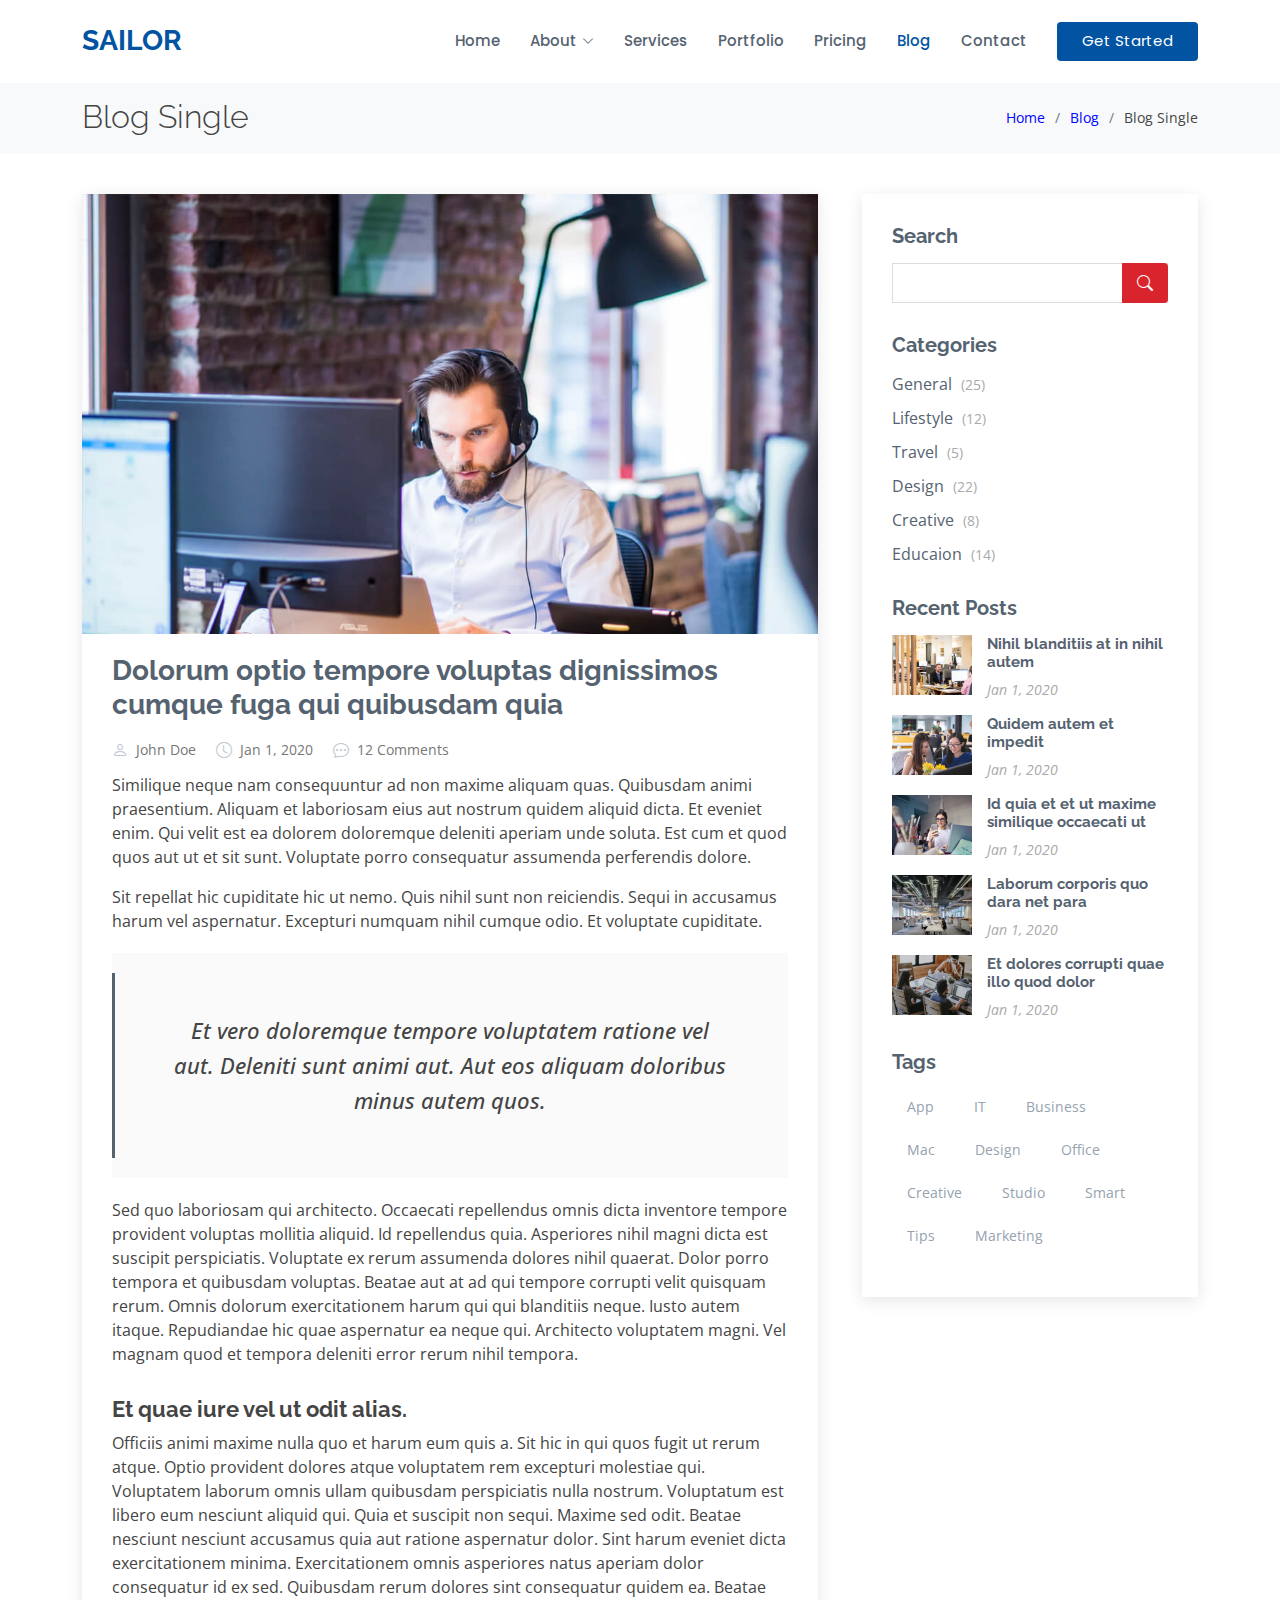
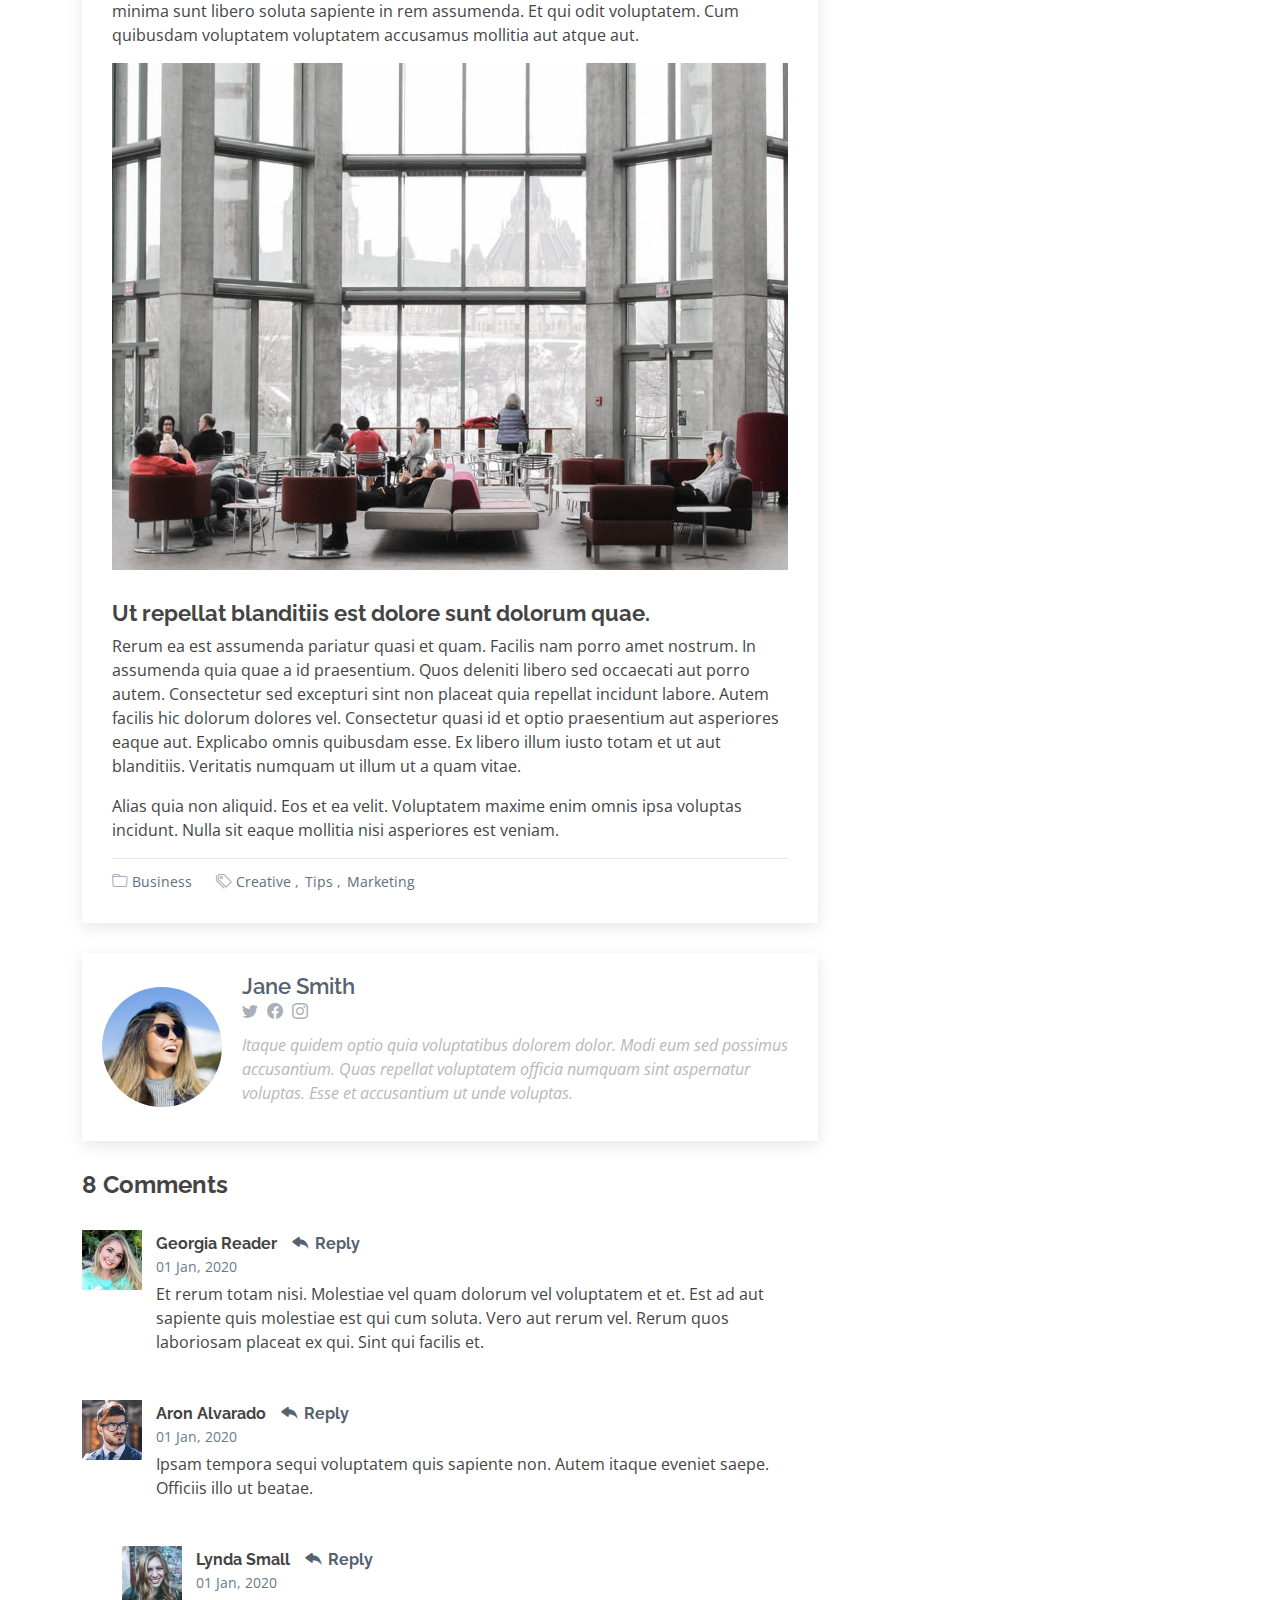
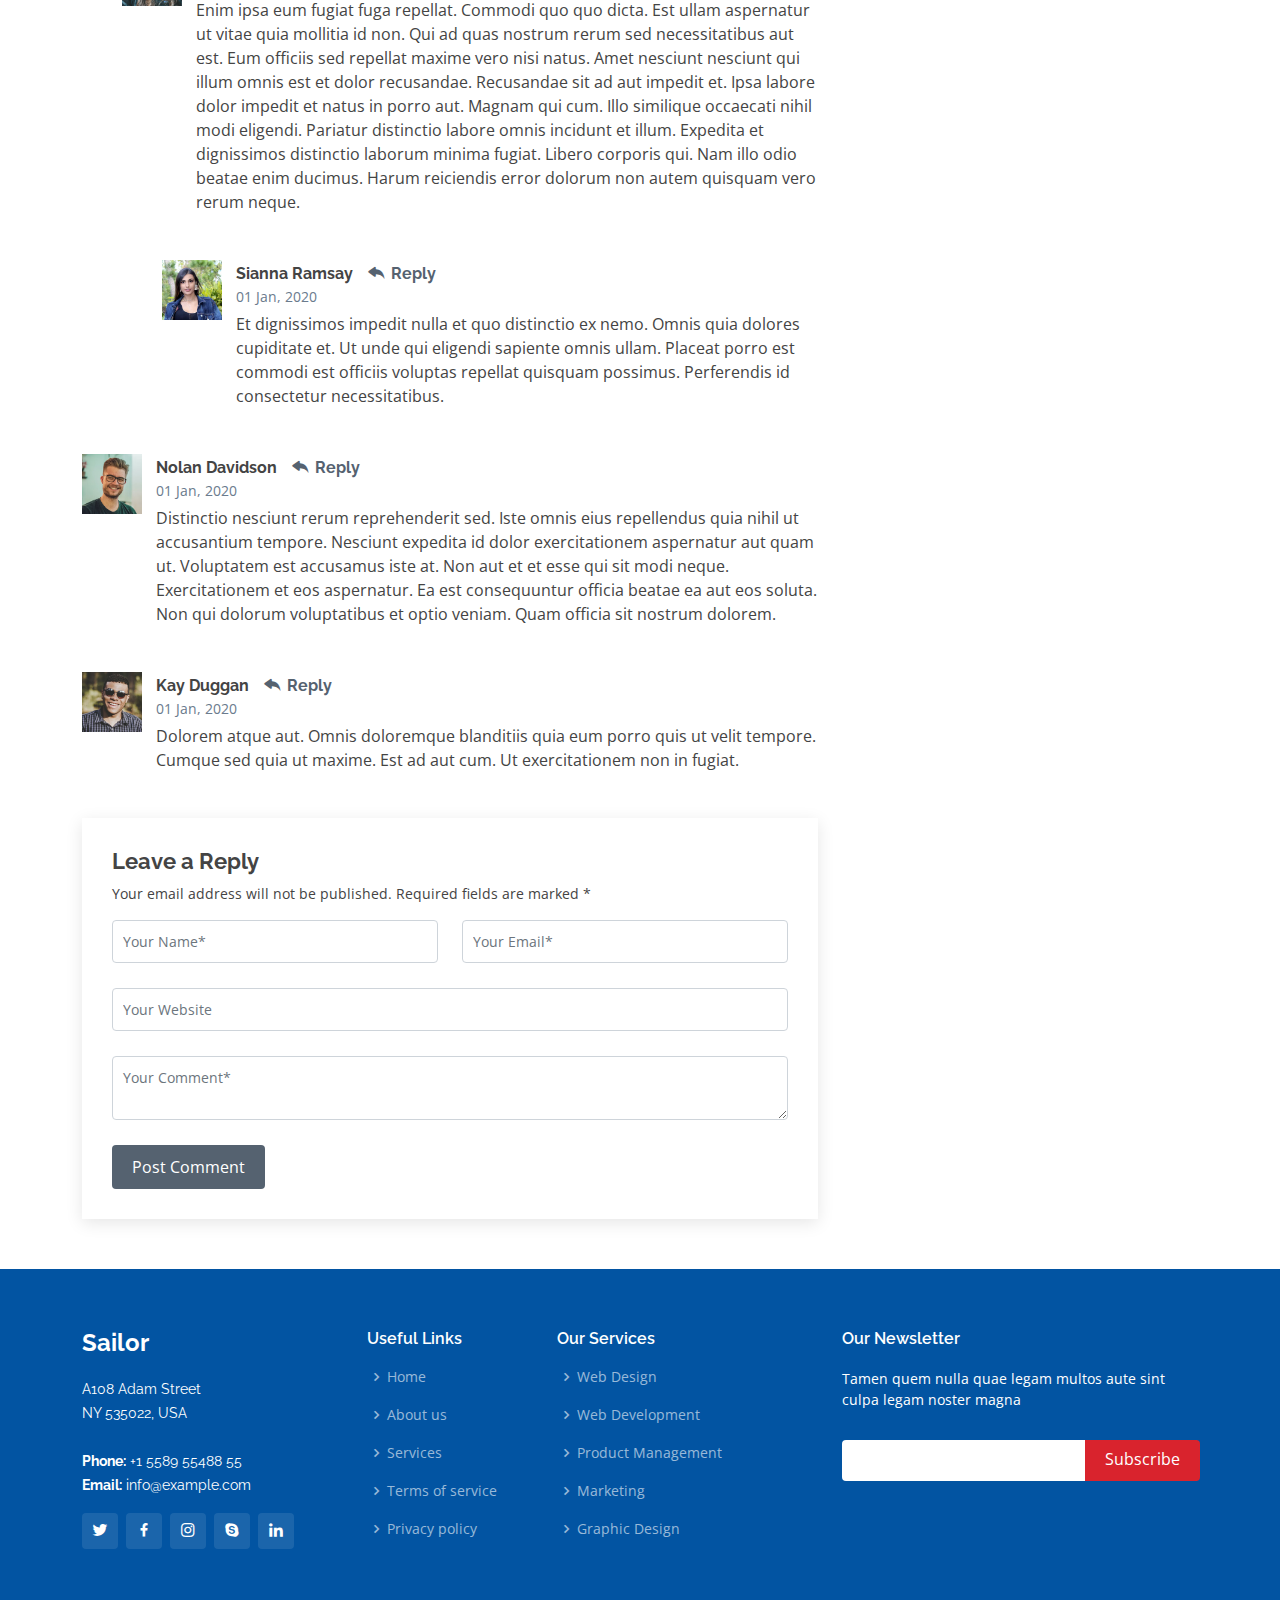
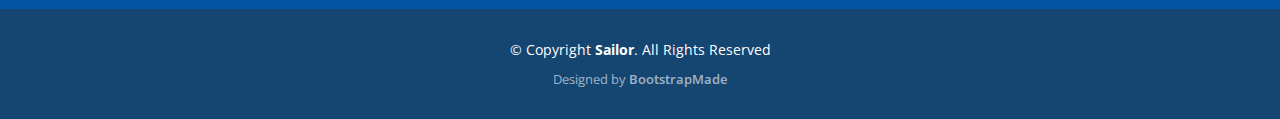
<file: blog-single.html>
<!DOCTYPE html>
<html lang="en">

<head>
  <meta charset="utf-8">
  <meta content="width=device-width, initial-scale=1.0" name="viewport">

  <title>Blog Single - Sailor Bootstrap Template</title>
  <meta content="" name="description">
  <meta content="" name="keywords">

  <!-- Favicons -->
  <link href="assets/img/favicon.png" rel="icon">
  <link href="assets/img/apple-touch-icon.png" rel="apple-touch-icon">

  <!-- Google Fonts -->
  <link href="https://fonts.googleapis.com/css?family=Open+Sans:300,300i,400,400i,600,600i,700,700i|Raleway:300,300i,400,400i,500,500i,600,600i,700,700i|Poppins:300,300i,400,400i,500,500i,600,600i,700,700i" rel="stylesheet">

  <!-- Vendor CSS Files -->
  <link href="assets/vendor/animate.css/animate.min.css" rel="stylesheet">
  <link href="assets/vendor/bootstrap/css/bootstrap.min.css" rel="stylesheet">
  <link href="assets/vendor/bootstrap-icons/bootstrap-icons.css" rel="stylesheet">
  <link href="assets/vendor/boxicons/css/boxicons.min.css" rel="stylesheet">
  <link href="assets/vendor/glightbox/css/glightbox.min.css" rel="stylesheet">
  <link href="assets/vendor/remixicon/remixicon.css" rel="stylesheet">
  <link href="assets/vendor/swiper/swiper-bundle.min.css" rel="stylesheet">

  <!-- Template Main CSS File -->
  <link href="assets/css/style.css" rel="stylesheet">

  <!-- =======================================================
  * Template Name: Sailor - v4.8.0
  * Template URL: https://bootstrapmade.com/sailor-free-bootstrap-theme/
  * Author: BootstrapMade.com
  * License: https://bootstrapmade.com/license/
  ======================================================== -->
</head>

<body>

  <!-- ======= Header ======= -->
  <header id="header" class="fixed-top d-flex align-items-center">
    <div class="container d-flex align-items-center">

      <h1 class="logo me-auto"><a href="index.html">Sailor</a></h1>
      <!-- Uncomment below if you prefer to use an image logo -->
      <!-- <a href="index.html" class="logo me-auto"><img src="assets/img/logo.png" alt="" class="img-fluid"></a>-->

      <nav id="navbar" class="navbar">
        <ul>
          <li><a href="index.html">Home</a></li>

          <li class="dropdown"><a href="#"><span>About</span> <i class="bi bi-chevron-down"></i></a>
            <ul>
              <li><a href="about.html">About</a></li>
              <li><a href="team.html">Team</a></li>
              <li><a href="testimonials.html">Testimonials</a></li>

              <li class="dropdown"><a href="#"><span>Deep Drop Down</span> <i class="bi bi-chevron-right"></i></a>
                <ul>
                  <li><a href="#">Deep Drop Down 1</a></li>
                  <li><a href="#">Deep Drop Down 2</a></li>
                  <li><a href="#">Deep Drop Down 3</a></li>
                  <li><a href="#">Deep Drop Down 4</a></li>
                  <li><a href="#">Deep Drop Down 5</a></li>
                </ul>
              </li>
            </ul>
          </li>
          <li><a href="services.html">Services</a></li>
          <li><a href="portfolio.html">Portfolio</a></li>
          <li><a href="pricing.html">Pricing</a></li>
          <li><a href="blog.html" class="active">Blog</a></li>

          <li><a href="contact.html">Contact</a></li>
          <li><a href="index.html" class="getstarted">Get Started</a></li>
        </ul>
        <i class="bi bi-list mobile-nav-toggle"></i>
      </nav><!-- .navbar -->

    </div>
  </header><!-- End Header -->

  <main id="main">

    <!-- ======= Breadcrumbs ======= -->
    <section id="breadcrumbs" class="breadcrumbs">
      <div class="container">

        <div class="d-flex justify-content-between align-items-center">
          <h2>Blog Single</h2>
          <ol>
            <li><a href="index.html">Home</a></li>
            <li><a href="blog.html">Blog</a></li>
            <li>Blog Single</li>
          </ol>
        </div>

      </div>
    </section><!-- End Breadcrumbs -->

    <!-- ======= Blog Single Section ======= -->
    <section id="blog" class="blog">
      <div class="container" data-aos="fade-up">

        <div class="row">

          <div class="col-lg-8 entries">

            <article class="entry entry-single">

              <div class="entry-img">
                <img src="assets/img/blog/blog-1.jpg" alt="" class="img-fluid">
              </div>

              <h2 class="entry-title">
                <a href="blog-single.html">Dolorum optio tempore voluptas dignissimos cumque fuga qui quibusdam quia</a>
              </h2>

              <div class="entry-meta">
                <ul>
                  <li class="d-flex align-items-center"><i class="bi bi-person"></i> <a href="blog-single.html">John Doe</a></li>
                  <li class="d-flex align-items-center"><i class="bi bi-clock"></i> <a href="blog-single.html"><time datetime="2020-01-01">Jan 1, 2020</time></a></li>
                  <li class="d-flex align-items-center"><i class="bi bi-chat-dots"></i> <a href="blog-single.html">12 Comments</a></li>
                </ul>
              </div>

              <div class="entry-content">
                <p>
                  Similique neque nam consequuntur ad non maxime aliquam quas. Quibusdam animi praesentium. Aliquam et laboriosam eius aut nostrum quidem aliquid dicta.
                  Et eveniet enim. Qui velit est ea dolorem doloremque deleniti aperiam unde soluta. Est cum et quod quos aut ut et sit sunt. Voluptate porro consequatur assumenda perferendis dolore.
                </p>

                <p>
                  Sit repellat hic cupiditate hic ut nemo. Quis nihil sunt non reiciendis. Sequi in accusamus harum vel aspernatur. Excepturi numquam nihil cumque odio. Et voluptate cupiditate.
                </p>

                <blockquote>
                  <p>
                    Et vero doloremque tempore voluptatem ratione vel aut. Deleniti sunt animi aut. Aut eos aliquam doloribus minus autem quos.
                  </p>
                </blockquote>

                <p>
                  Sed quo laboriosam qui architecto. Occaecati repellendus omnis dicta inventore tempore provident voluptas mollitia aliquid. Id repellendus quia. Asperiores nihil magni dicta est suscipit perspiciatis. Voluptate ex rerum assumenda dolores nihil quaerat.
                  Dolor porro tempora et quibusdam voluptas. Beatae aut at ad qui tempore corrupti velit quisquam rerum. Omnis dolorum exercitationem harum qui qui blanditiis neque.
                  Iusto autem itaque. Repudiandae hic quae aspernatur ea neque qui. Architecto voluptatem magni. Vel magnam quod et tempora deleniti error rerum nihil tempora.
                </p>

                <h3>Et quae iure vel ut odit alias.</h3>
                <p>
                  Officiis animi maxime nulla quo et harum eum quis a. Sit hic in qui quos fugit ut rerum atque. Optio provident dolores atque voluptatem rem excepturi molestiae qui. Voluptatem laborum omnis ullam quibusdam perspiciatis nulla nostrum. Voluptatum est libero eum nesciunt aliquid qui.
                  Quia et suscipit non sequi. Maxime sed odit. Beatae nesciunt nesciunt accusamus quia aut ratione aspernatur dolor. Sint harum eveniet dicta exercitationem minima. Exercitationem omnis asperiores natus aperiam dolor consequatur id ex sed. Quibusdam rerum dolores sint consequatur quidem ea.
                  Beatae minima sunt libero soluta sapiente in rem assumenda. Et qui odit voluptatem. Cum quibusdam voluptatem voluptatem accusamus mollitia aut atque aut.
                </p>
                <img src="assets/img/blog/blog-inside-post.jpg" class="img-fluid" alt="">

                <h3>Ut repellat blanditiis est dolore sunt dolorum quae.</h3>
                <p>
                  Rerum ea est assumenda pariatur quasi et quam. Facilis nam porro amet nostrum. In assumenda quia quae a id praesentium. Quos deleniti libero sed occaecati aut porro autem. Consectetur sed excepturi sint non placeat quia repellat incidunt labore. Autem facilis hic dolorum dolores vel.
                  Consectetur quasi id et optio praesentium aut asperiores eaque aut. Explicabo omnis quibusdam esse. Ex libero illum iusto totam et ut aut blanditiis. Veritatis numquam ut illum ut a quam vitae.
                </p>
                <p>
                  Alias quia non aliquid. Eos et ea velit. Voluptatem maxime enim omnis ipsa voluptas incidunt. Nulla sit eaque mollitia nisi asperiores est veniam.
                </p>

              </div>

              <div class="entry-footer">
                <i class="bi bi-folder"></i>
                <ul class="cats">
                  <li><a href="#">Business</a></li>
                </ul>

                <i class="bi bi-tags"></i>
                <ul class="tags">
                  <li><a href="#">Creative</a></li>
                  <li><a href="#">Tips</a></li>
                  <li><a href="#">Marketing</a></li>
                </ul>
              </div>

            </article><!-- End blog entry -->

            <div class="blog-author d-flex align-items-center">
              <img src="assets/img/blog/blog-author.jpg" class="rounded-circle float-left" alt="">
              <div>
                <h4>Jane Smith</h4>
                <div class="social-links">
                  <a href="https://twitters.com/#"><i class="bi bi-twitter"></i></a>
                  <a href="https://facebook.com/#"><i class="bi bi-facebook"></i></a>
                  <a href="https://instagram.com/#"><i class="biu bi-instagram"></i></a>
                </div>
                <p>
                  Itaque quidem optio quia voluptatibus dolorem dolor. Modi eum sed possimus accusantium. Quas repellat voluptatem officia numquam sint aspernatur voluptas. Esse et accusantium ut unde voluptas.
                </p>
              </div>
            </div><!-- End blog author bio -->

            <div class="blog-comments">

              <h4 class="comments-count">8 Comments</h4>

              <div id="comment-1" class="comment">
                <div class="d-flex">
                  <div class="comment-img"><img src="assets/img/blog/comments-1.jpg" alt=""></div>
                  <div>
                    <h5><a href="">Georgia Reader</a> <a href="#" class="reply"><i class="bi bi-reply-fill"></i> Reply</a></h5>
                    <time datetime="2020-01-01">01 Jan, 2020</time>
                    <p>
                      Et rerum totam nisi. Molestiae vel quam dolorum vel voluptatem et et. Est ad aut sapiente quis molestiae est qui cum soluta.
                      Vero aut rerum vel. Rerum quos laboriosam placeat ex qui. Sint qui facilis et.
                    </p>
                  </div>
                </div>
              </div><!-- End comment #1 -->

              <div id="comment-2" class="comment">
                <div class="d-flex">
                  <div class="comment-img"><img src="assets/img/blog/comments-2.jpg" alt=""></div>
                  <div>
                    <h5><a href="">Aron Alvarado</a> <a href="#" class="reply"><i class="bi bi-reply-fill"></i> Reply</a></h5>
                    <time datetime="2020-01-01">01 Jan, 2020</time>
                    <p>
                      Ipsam tempora sequi voluptatem quis sapiente non. Autem itaque eveniet saepe. Officiis illo ut beatae.
                    </p>
                  </div>
                </div>

                <div id="comment-reply-1" class="comment comment-reply">
                  <div class="d-flex">
                    <div class="comment-img"><img src="assets/img/blog/comments-3.jpg" alt=""></div>
                    <div>
                      <h5><a href="">Lynda Small</a> <a href="#" class="reply"><i class="bi bi-reply-fill"></i> Reply</a></h5>
                      <time datetime="2020-01-01">01 Jan, 2020</time>
                      <p>
                        Enim ipsa eum fugiat fuga repellat. Commodi quo quo dicta. Est ullam aspernatur ut vitae quia mollitia id non. Qui ad quas nostrum rerum sed necessitatibus aut est. Eum officiis sed repellat maxime vero nisi natus. Amet nesciunt nesciunt qui illum omnis est et dolor recusandae.

                        Recusandae sit ad aut impedit et. Ipsa labore dolor impedit et natus in porro aut. Magnam qui cum. Illo similique occaecati nihil modi eligendi. Pariatur distinctio labore omnis incidunt et illum. Expedita et dignissimos distinctio laborum minima fugiat.

                        Libero corporis qui. Nam illo odio beatae enim ducimus. Harum reiciendis error dolorum non autem quisquam vero rerum neque.
                      </p>
                    </div>
                  </div>

                  <div id="comment-reply-2" class="comment comment-reply">
                    <div class="d-flex">
                      <div class="comment-img"><img src="assets/img/blog/comments-4.jpg" alt=""></div>
                      <div>
                        <h5><a href="">Sianna Ramsay</a> <a href="#" class="reply"><i class="bi bi-reply-fill"></i> Reply</a></h5>
                        <time datetime="2020-01-01">01 Jan, 2020</time>
                        <p>
                          Et dignissimos impedit nulla et quo distinctio ex nemo. Omnis quia dolores cupiditate et. Ut unde qui eligendi sapiente omnis ullam. Placeat porro est commodi est officiis voluptas repellat quisquam possimus. Perferendis id consectetur necessitatibus.
                        </p>
                      </div>
                    </div>

                  </div><!-- End comment reply #2-->

                </div><!-- End comment reply #1-->

              </div><!-- End comment #2-->

              <div id="comment-3" class="comment">
                <div class="d-flex">
                  <div class="comment-img"><img src="assets/img/blog/comments-5.jpg" alt=""></div>
                  <div>
                    <h5><a href="">Nolan Davidson</a> <a href="#" class="reply"><i class="bi bi-reply-fill"></i> Reply</a></h5>
                    <time datetime="2020-01-01">01 Jan, 2020</time>
                    <p>
                      Distinctio nesciunt rerum reprehenderit sed. Iste omnis eius repellendus quia nihil ut accusantium tempore. Nesciunt expedita id dolor exercitationem aspernatur aut quam ut. Voluptatem est accusamus iste at.
                      Non aut et et esse qui sit modi neque. Exercitationem et eos aspernatur. Ea est consequuntur officia beatae ea aut eos soluta. Non qui dolorum voluptatibus et optio veniam. Quam officia sit nostrum dolorem.
                    </p>
                  </div>
                </div>

              </div><!-- End comment #3 -->

              <div id="comment-4" class="comment">
                <div class="d-flex">
                  <div class="comment-img"><img src="assets/img/blog/comments-6.jpg" alt=""></div>
                  <div>
                    <h5><a href="">Kay Duggan</a> <a href="#" class="reply"><i class="bi bi-reply-fill"></i> Reply</a></h5>
                    <time datetime="2020-01-01">01 Jan, 2020</time>
                    <p>
                      Dolorem atque aut. Omnis doloremque blanditiis quia eum porro quis ut velit tempore. Cumque sed quia ut maxime. Est ad aut cum. Ut exercitationem non in fugiat.
                    </p>
                  </div>
                </div>

              </div><!-- End comment #4 -->

              <div class="reply-form">
                <h4>Leave a Reply</h4>
                <p>Your email address will not be published. Required fields are marked * </p>
                <form action="">
                  <div class="row">
                    <div class="col-md-6 form-group">
                      <input name="name" type="text" class="form-control" placeholder="Your Name*">
                    </div>
                    <div class="col-md-6 form-group">
                      <input name="email" type="text" class="form-control" placeholder="Your Email*">
                    </div>
                  </div>
                  <div class="row">
                    <div class="col form-group">
                      <input name="website" type="text" class="form-control" placeholder="Your Website">
                    </div>
                  </div>
                  <div class="row">
                    <div class="col form-group">
                      <textarea name="comment" class="form-control" placeholder="Your Comment*"></textarea>
                    </div>
                  </div>
                  <button type="submit" class="btn btn-primary">Post Comment</button>

                </form>

              </div>

            </div><!-- End blog comments -->

          </div><!-- End blog entries list -->

          <div class="col-lg-4">

            <div class="sidebar">

              <h3 class="sidebar-title">Search</h3>
              <div class="sidebar-item search-form">
                <form action="">
                  <input type="text">
                  <button type="submit"><i class="bi bi-search"></i></button>
                </form>
              </div><!-- End sidebar search formn-->

              <h3 class="sidebar-title">Categories</h3>
              <div class="sidebar-item categories">
                <ul>
                  <li><a href="#">General <span>(25)</span></a></li>
                  <li><a href="#">Lifestyle <span>(12)</span></a></li>
                  <li><a href="#">Travel <span>(5)</span></a></li>
                  <li><a href="#">Design <span>(22)</span></a></li>
                  <li><a href="#">Creative <span>(8)</span></a></li>
                  <li><a href="#">Educaion <span>(14)</span></a></li>
                </ul>
              </div><!-- End sidebar categories-->

              <h3 class="sidebar-title">Recent Posts</h3>
              <div class="sidebar-item recent-posts">
                <div class="post-item clearfix">
                  <img src="assets/img/blog/blog-recent-1.jpg" alt="">
                  <h4><a href="blog-single.html">Nihil blanditiis at in nihil autem</a></h4>
                  <time datetime="2020-01-01">Jan 1, 2020</time>
                </div>

                <div class="post-item clearfix">
                  <img src="assets/img/blog/blog-recent-2.jpg" alt="">
                  <h4><a href="blog-single.html">Quidem autem et impedit</a></h4>
                  <time datetime="2020-01-01">Jan 1, 2020</time>
                </div>

                <div class="post-item clearfix">
                  <img src="assets/img/blog/blog-recent-3.jpg" alt="">
                  <h4><a href="blog-single.html">Id quia et et ut maxime similique occaecati ut</a></h4>
                  <time datetime="2020-01-01">Jan 1, 2020</time>
                </div>

                <div class="post-item clearfix">
                  <img src="assets/img/blog/blog-recent-4.jpg" alt="">
                  <h4><a href="blog-single.html">Laborum corporis quo dara net para</a></h4>
                  <time datetime="2020-01-01">Jan 1, 2020</time>
                </div>

                <div class="post-item clearfix">
                  <img src="assets/img/blog/blog-recent-5.jpg" alt="">
                  <h4><a href="blog-single.html">Et dolores corrupti quae illo quod dolor</a></h4>
                  <time datetime="2020-01-01">Jan 1, 2020</time>
                </div>

              </div><!-- End sidebar recent posts-->

              <h3 class="sidebar-title">Tags</h3>
              <div class="sidebar-item tags">
                <ul>
                  <li><a href="#">App</a></li>
                  <li><a href="#">IT</a></li>
                  <li><a href="#">Business</a></li>
                  <li><a href="#">Mac</a></li>
                  <li><a href="#">Design</a></li>
                  <li><a href="#">Office</a></li>
                  <li><a href="#">Creative</a></li>
                  <li><a href="#">Studio</a></li>
                  <li><a href="#">Smart</a></li>
                  <li><a href="#">Tips</a></li>
                  <li><a href="#">Marketing</a></li>
                </ul>
              </div><!-- End sidebar tags-->

            </div><!-- End sidebar -->

          </div><!-- End blog sidebar -->

        </div>

      </div>
    </section><!-- End Blog Single Section -->

  </main><!-- End #main -->

  <!-- ======= Footer ======= -->
  <footer id="footer">
    <div class="footer-top">
      <div class="container">
        <div class="row">

          <div class="col-lg-3 col-md-6">
            <div class="footer-info">
              <h3>Sailor</h3>
              <p>
                A108 Adam Street <br>
                NY 535022, USA<br><br>
                <strong>Phone:</strong> +1 5589 55488 55<br>
                <strong>Email:</strong> info@example.com<br>
              </p>
              <div class="social-links mt-3">
                <a href="#" class="twitter"><i class="bx bxl-twitter"></i></a>
                <a href="#" class="facebook"><i class="bx bxl-facebook"></i></a>
                <a href="#" class="instagram"><i class="bx bxl-instagram"></i></a>
                <a href="#" class="google-plus"><i class="bx bxl-skype"></i></a>
                <a href="#" class="linkedin"><i class="bx bxl-linkedin"></i></a>
              </div>
            </div>
          </div>

          <div class="col-lg-2 col-md-6 footer-links">
            <h4>Useful Links</h4>
            <ul>
              <li><i class="bx bx-chevron-right"></i> <a href="#">Home</a></li>
              <li><i class="bx bx-chevron-right"></i> <a href="#">About us</a></li>
              <li><i class="bx bx-chevron-right"></i> <a href="#">Services</a></li>
              <li><i class="bx bx-chevron-right"></i> <a href="#">Terms of service</a></li>
              <li><i class="bx bx-chevron-right"></i> <a href="#">Privacy policy</a></li>
            </ul>
          </div>

          <div class="col-lg-3 col-md-6 footer-links">
            <h4>Our Services</h4>
            <ul>
              <li><i class="bx bx-chevron-right"></i> <a href="#">Web Design</a></li>
              <li><i class="bx bx-chevron-right"></i> <a href="#">Web Development</a></li>
              <li><i class="bx bx-chevron-right"></i> <a href="#">Product Management</a></li>
              <li><i class="bx bx-chevron-right"></i> <a href="#">Marketing</a></li>
              <li><i class="bx bx-chevron-right"></i> <a href="#">Graphic Design</a></li>
            </ul>
          </div>

          <div class="col-lg-4 col-md-6 footer-newsletter">
            <h4>Our Newsletter</h4>
            <p>Tamen quem nulla quae legam multos aute sint culpa legam noster magna</p>
            <form action="" method="post">
              <input type="email" name="email"><input type="submit" value="Subscribe">
            </form>

          </div>

        </div>
      </div>
    </div>

    <div class="container">
      <div class="copyright">
        &copy; Copyright <strong><span>Sailor</span></strong>. All Rights Reserved
      </div>
      <div class="credits">
        <!-- All the links in the footer should remain intact. -->
        <!-- You can delete the links only if you purchased the pro version. -->
        <!-- Licensing information: https://bootstrapmade.com/license/ -->
        <!-- Purchase the pro version with working PHP/AJAX contact form: https://bootstrapmade.com/sailor-free-bootstrap-theme/ -->
        Designed by <a href="https://bootstrapmade.com/">BootstrapMade</a>
      </div>
    </div>
  </footer><!-- End Footer -->

  <a href="#" class="back-to-top d-flex align-items-center justify-content-center"><i class="bi bi-arrow-up-short"></i></a>

  <!-- Vendor JS Files -->
  <script src="assets/vendor/bootstrap/js/bootstrap.bundle.min.js"></script>
  <script src="assets/vendor/glightbox/js/glightbox.min.js"></script>
  <script src="assets/vendor/isotope-layout/isotope.pkgd.min.js"></script>
  <script src="assets/vendor/swiper/swiper-bundle.min.js"></script>
  <script src="assets/vendor/waypoints/noframework.waypoints.js"></script>
  <script src="assets/vendor/php-email-form/validate.js"></script>

  <!-- Template Main JS File -->
  <script src="assets/js/main.js"></script>

</body>

</html>
</file>
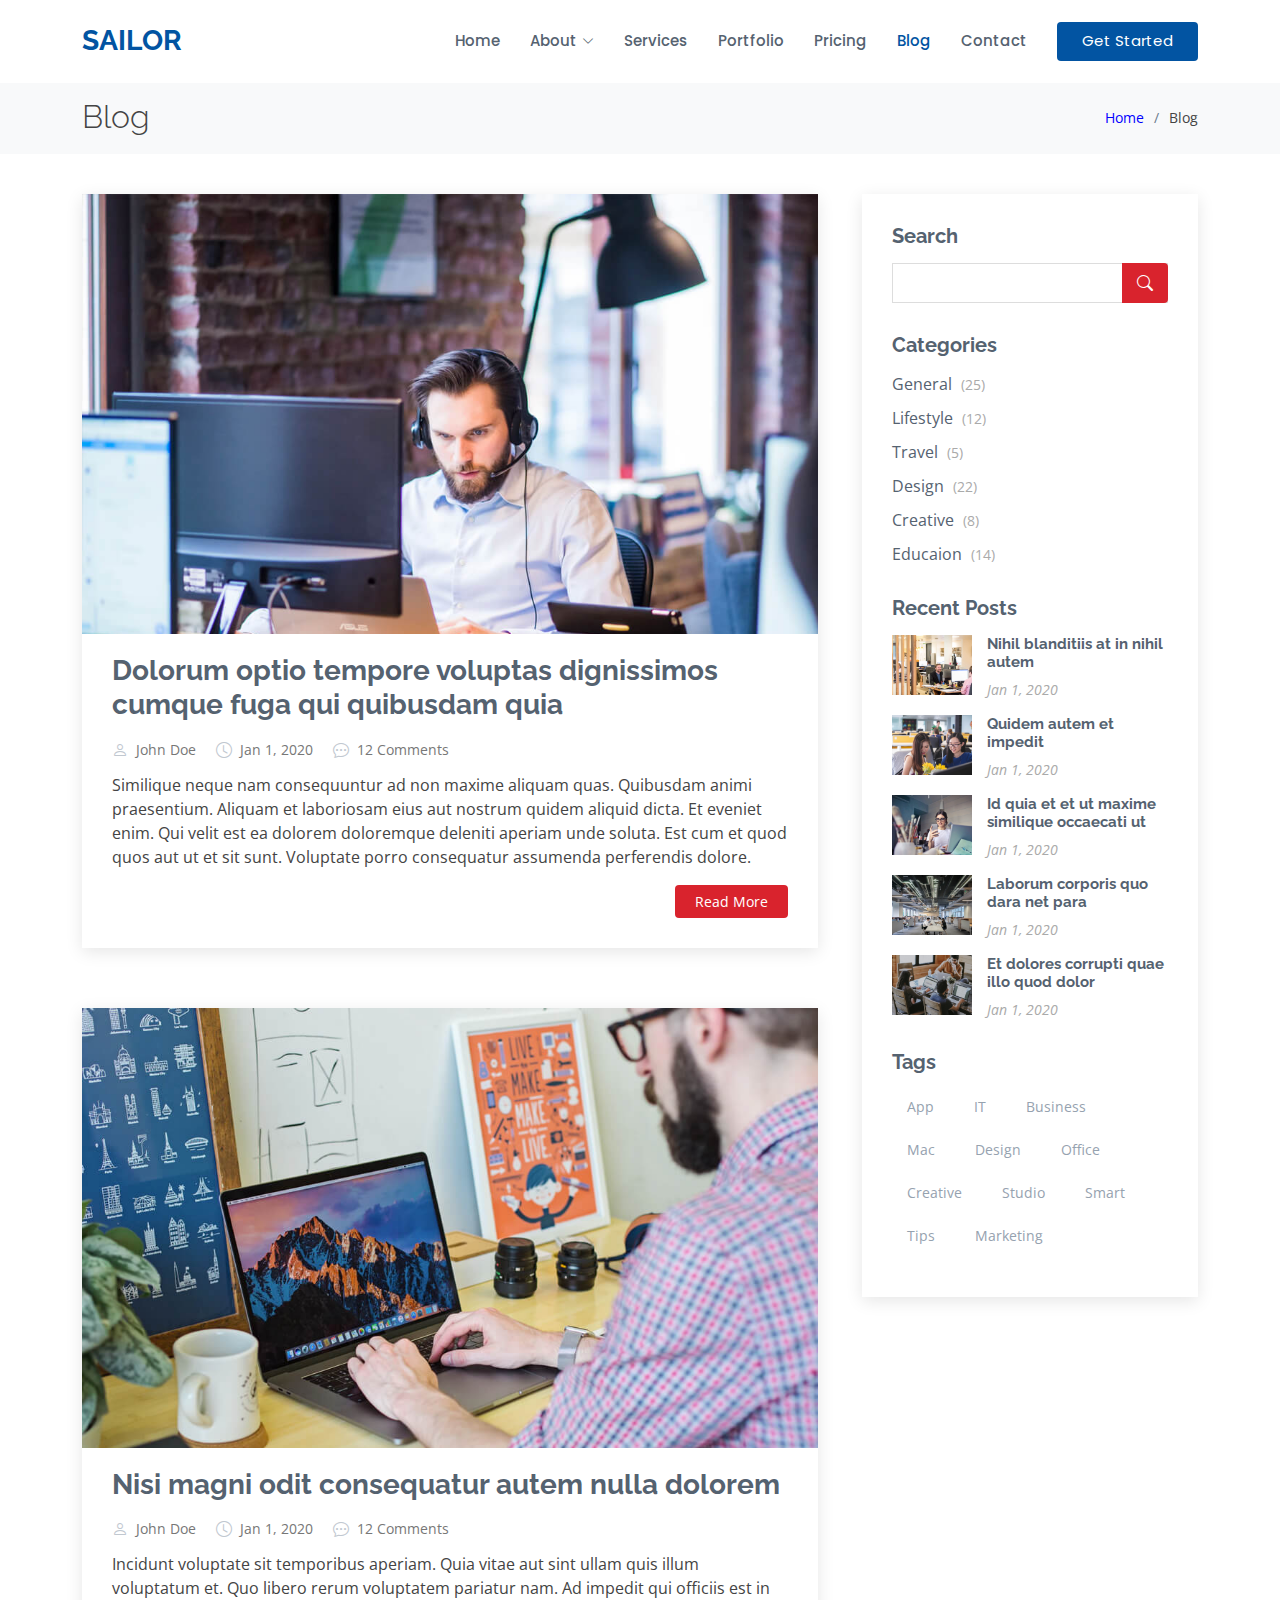
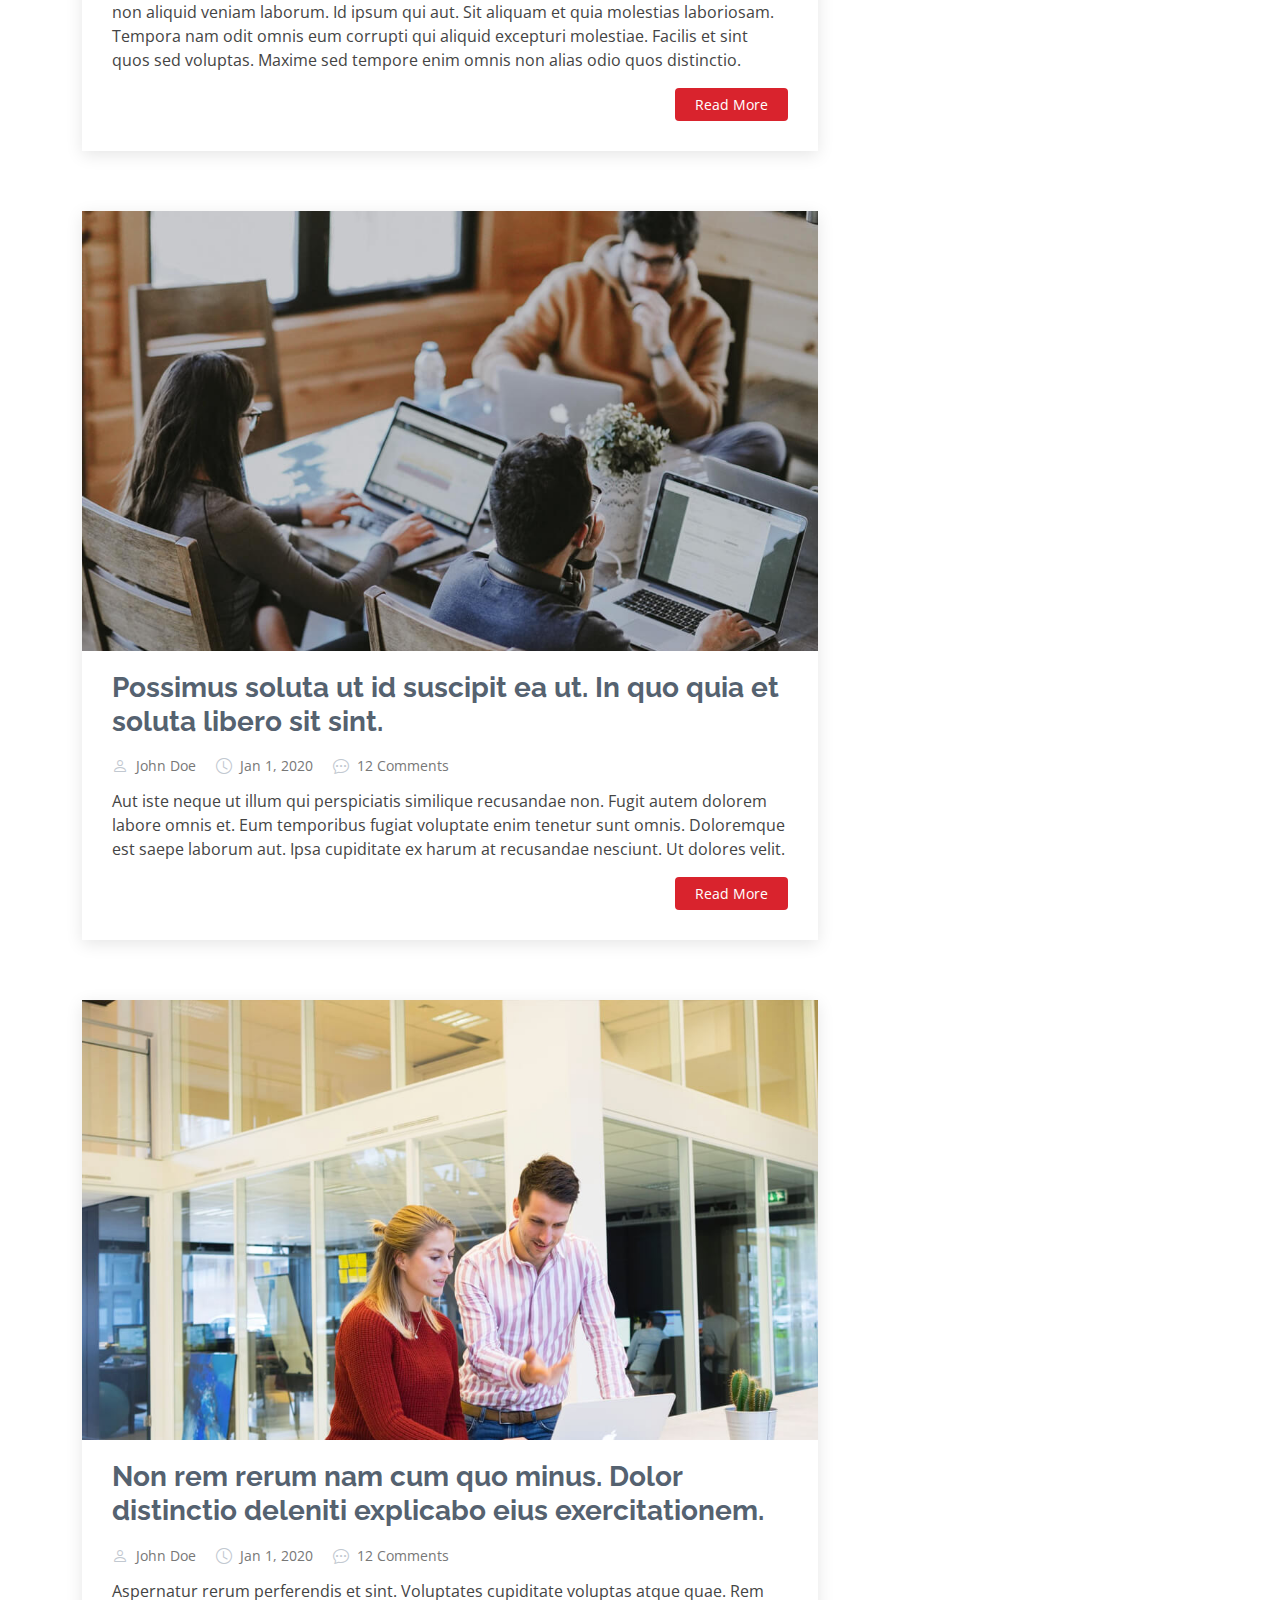
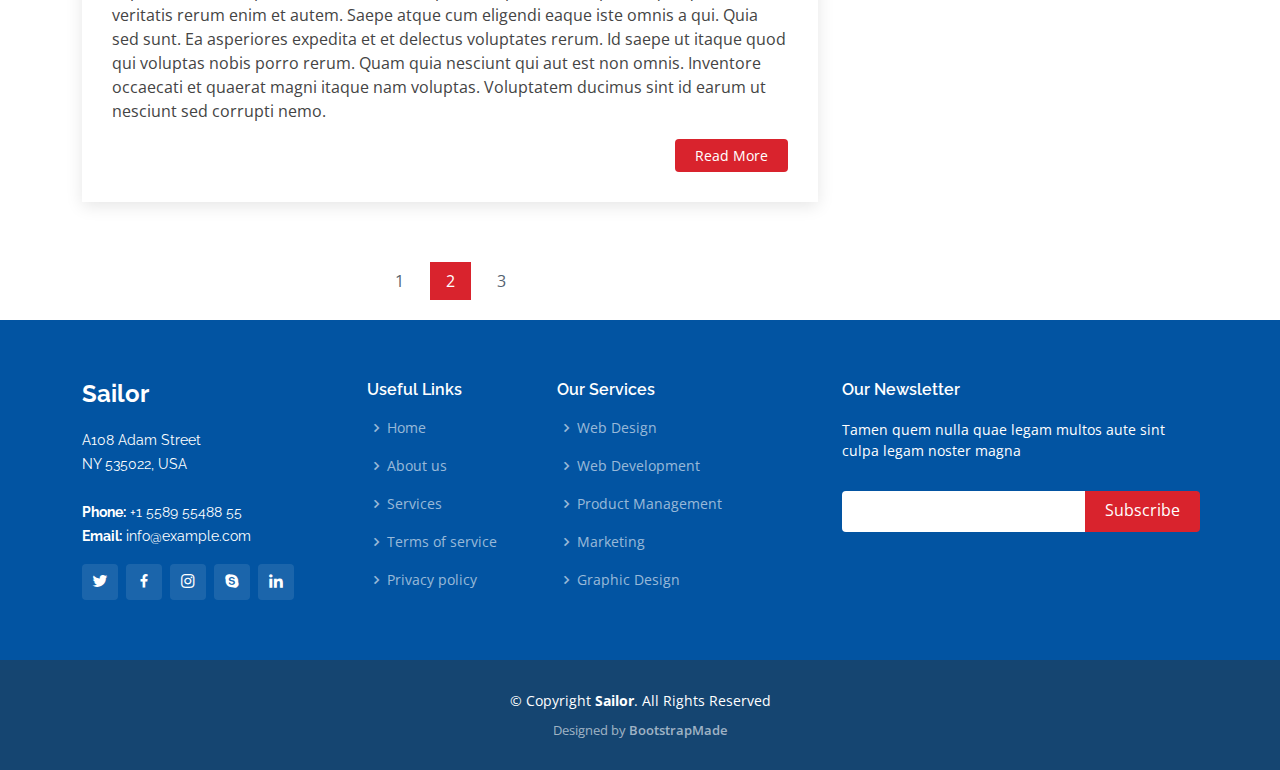
<file: blog.html>
<!DOCTYPE html>
<html lang="en">

<head>
  <meta charset="utf-8">
  <meta content="width=device-width, initial-scale=1.0" name="viewport">

  <title>Blog - Sailor Bootstrap Template</title>
  <meta content="" name="description">
  <meta content="" name="keywords">

  <!-- Favicons -->
  <link href="assets/img/favicon.png" rel="icon">
  <link href="assets/img/apple-touch-icon.png" rel="apple-touch-icon">

  <!-- Google Fonts -->
  <link href="https://fonts.googleapis.com/css?family=Open+Sans:300,300i,400,400i,600,600i,700,700i|Raleway:300,300i,400,400i,500,500i,600,600i,700,700i|Poppins:300,300i,400,400i,500,500i,600,600i,700,700i" rel="stylesheet">

  <!-- Vendor CSS Files -->
  <link href="assets/vendor/animate.css/animate.min.css" rel="stylesheet">
  <link href="assets/vendor/bootstrap/css/bootstrap.min.css" rel="stylesheet">
  <link href="assets/vendor/bootstrap-icons/bootstrap-icons.css" rel="stylesheet">
  <link href="assets/vendor/boxicons/css/boxicons.min.css" rel="stylesheet">
  <link href="assets/vendor/glightbox/css/glightbox.min.css" rel="stylesheet">
  <link href="assets/vendor/remixicon/remixicon.css" rel="stylesheet">
  <link href="assets/vendor/swiper/swiper-bundle.min.css" rel="stylesheet">

  <!-- Template Main CSS File -->
  <link href="assets/css/style.css" rel="stylesheet">

  <!-- =======================================================
  * Template Name: Sailor - v4.8.0
  * Template URL: https://bootstrapmade.com/sailor-free-bootstrap-theme/
  * Author: BootstrapMade.com
  * License: https://bootstrapmade.com/license/
  ======================================================== -->
</head>

<body>

  <!-- ======= Header ======= -->
  <header id="header" class="fixed-top d-flex align-items-center">
    <div class="container d-flex align-items-center">

      <h1 class="logo me-auto"><a href="index.html">Sailor</a></h1>
      <!-- Uncomment below if you prefer to use an image logo -->
      <!-- <a href="index.html" class="logo me-auto"><img src="assets/img/logo.png" alt="" class="img-fluid"></a>-->

      <nav id="navbar" class="navbar">
        <ul>
          <li><a href="index.html">Home</a></li>

          <li class="dropdown"><a href="#"><span>About</span> <i class="bi bi-chevron-down"></i></a>
            <ul>
              <li><a href="about.html">About</a></li>
              <li><a href="team.html">Team</a></li>
              <li><a href="testimonials.html">Testimonials</a></li>

              <li class="dropdown"><a href="#"><span>Deep Drop Down</span> <i class="bi bi-chevron-right"></i></a>
                <ul>
                  <li><a href="#">Deep Drop Down 1</a></li>
                  <li><a href="#">Deep Drop Down 2</a></li>
                  <li><a href="#">Deep Drop Down 3</a></li>
                  <li><a href="#">Deep Drop Down 4</a></li>
                  <li><a href="#">Deep Drop Down 5</a></li>
                </ul>
              </li>
            </ul>
          </li>
          <li><a href="services.html">Services</a></li>
          <li><a href="portfolio.html">Portfolio</a></li>
          <li><a href="pricing.html">Pricing</a></li>
          <li><a href="blog.html" class="active">Blog</a></li>

          <li><a href="contact.html">Contact</a></li>
          <li><a href="index.html" class="getstarted">Get Started</a></li>
        </ul>
        <i class="bi bi-list mobile-nav-toggle"></i>
      </nav><!-- .navbar -->

    </div>
  </header><!-- End Header -->

  <main id="main">

    <!-- ======= Breadcrumbs ======= -->
    <section id="breadcrumbs" class="breadcrumbs">
      <div class="container">

        <div class="d-flex justify-content-between align-items-center">
          <h2>Blog</h2>
          <ol>
            <li><a href="index.html">Home</a></li>
            <li>Blog</li>
          </ol>
        </div>

      </div>
    </section><!-- End Breadcrumbs -->

    <!-- ======= Blog Section ======= -->
    <section id="blog" class="blog">
      <div class="container" data-aos="fade-up">

        <div class="row">

          <div class="col-lg-8 entries">

            <article class="entry">

              <div class="entry-img">
                <img src="assets/img/blog/blog-1.jpg" alt="" class="img-fluid">
              </div>

              <h2 class="entry-title">
                <a href="blog-single.html">Dolorum optio tempore voluptas dignissimos cumque fuga qui quibusdam quia</a>
              </h2>

              <div class="entry-meta">
                <ul>
                  <li class="d-flex align-items-center"><i class="bi bi-person"></i> <a href="blog-single.html">John Doe</a></li>
                  <li class="d-flex align-items-center"><i class="bi bi-clock"></i> <a href="blog-single.html"><time datetime="2020-01-01">Jan 1, 2020</time></a></li>
                  <li class="d-flex align-items-center"><i class="bi bi-chat-dots"></i> <a href="blog-single.html">12 Comments</a></li>
                </ul>
              </div>

              <div class="entry-content">
                <p>
                  Similique neque nam consequuntur ad non maxime aliquam quas. Quibusdam animi praesentium. Aliquam et laboriosam eius aut nostrum quidem aliquid dicta.
                  Et eveniet enim. Qui velit est ea dolorem doloremque deleniti aperiam unde soluta. Est cum et quod quos aut ut et sit sunt. Voluptate porro consequatur assumenda perferendis dolore.
                </p>
                <div class="read-more">
                  <a href="blog-single.html">Read More</a>
                </div>
              </div>

            </article><!-- End blog entry -->

            <article class="entry">

              <div class="entry-img">
                <img src="assets/img/blog/blog-2.jpg" alt="" class="img-fluid">
              </div>

              <h2 class="entry-title">
                <a href="blog-single.html">Nisi magni odit consequatur autem nulla dolorem</a>
              </h2>

              <div class="entry-meta">
                <ul>
                  <li class="d-flex align-items-center"><i class="bi bi-person"></i> <a href="blog-single.html">John Doe</a></li>
                  <li class="d-flex align-items-center"><i class="bi bi-clock"></i> <a href="blog-single.html"><time datetime="2020-01-01">Jan 1, 2020</time></a></li>
                  <li class="d-flex align-items-center"><i class="bi bi-chat-dots"></i> <a href="blog-single.html">12 Comments</a></li>
                </ul>
              </div>

              <div class="entry-content">
                <p>
                  Incidunt voluptate sit temporibus aperiam. Quia vitae aut sint ullam quis illum voluptatum et. Quo libero rerum voluptatem pariatur nam.
                  Ad impedit qui officiis est in non aliquid veniam laborum. Id ipsum qui aut. Sit aliquam et quia molestias laboriosam. Tempora nam odit omnis eum corrupti qui aliquid excepturi molestiae. Facilis et sint quos sed voluptas. Maxime sed tempore enim omnis non alias odio quos distinctio.
                </p>
                <div class="read-more">
                  <a href="blog-single.html">Read More</a>
                </div>
              </div>

            </article><!-- End blog entry -->

            <article class="entry">

              <div class="entry-img">
                <img src="assets/img/blog/blog-3.jpg" alt="" class="img-fluid">
              </div>

              <h2 class="entry-title">
                <a href="blog-single.html">Possimus soluta ut id suscipit ea ut. In quo quia et soluta libero sit sint.</a>
              </h2>

              <div class="entry-meta">
                <ul>
                  <li class="d-flex align-items-center"><i class="bi bi-person"></i> <a href="blog-single.html">John Doe</a></li>
                  <li class="d-flex align-items-center"><i class="bi bi-clock"></i> <a href="blog-single.html"><time datetime="2020-01-01">Jan 1, 2020</time></a></li>
                  <li class="d-flex align-items-center"><i class="bi bi-chat-dots"></i> <a href="blog-single.html">12 Comments</a></li>
                </ul>
              </div>

              <div class="entry-content">
                <p>
                  Aut iste neque ut illum qui perspiciatis similique recusandae non. Fugit autem dolorem labore omnis et. Eum temporibus fugiat voluptate enim tenetur sunt omnis.
                  Doloremque est saepe laborum aut. Ipsa cupiditate ex harum at recusandae nesciunt. Ut dolores velit.
                </p>
                <div class="read-more">
                  <a href="blog-single.html">Read More</a>
                </div>
              </div>

            </article><!-- End blog entry -->

            <article class="entry">

              <div class="entry-img">
                <img src="assets/img/blog/blog-4.jpg" alt="" class="img-fluid">
              </div>

              <h2 class="entry-title">
                <a href="blog-single.html">Non rem rerum nam cum quo minus. Dolor distinctio deleniti explicabo eius exercitationem.</a>
              </h2>

              <div class="entry-meta">
                <ul>
                  <li class="d-flex align-items-center"><i class="bi bi-person"></i> <a href="blog-single.html">John Doe</a></li>
                  <li class="d-flex align-items-center"><i class="bi bi-clock"></i> <a href="blog-single.html"><time datetime="2020-01-01">Jan 1, 2020</time></a></li>
                  <li class="d-flex align-items-center"><i class="bi bi-chat-dots"></i> <a href="blog-single.html">12 Comments</a></li>
                </ul>
              </div>

              <div class="entry-content">
                <p>
                  Aspernatur rerum perferendis et sint. Voluptates cupiditate voluptas atque quae. Rem veritatis rerum enim et autem. Saepe atque cum eligendi eaque iste omnis a qui.
                  Quia sed sunt. Ea asperiores expedita et et delectus voluptates rerum. Id saepe ut itaque quod qui voluptas nobis porro rerum. Quam quia nesciunt qui aut est non omnis. Inventore occaecati et quaerat magni itaque nam voluptas. Voluptatem ducimus sint id earum ut nesciunt sed corrupti nemo.
                </p>
                <div class="read-more">
                  <a href="blog-single.html">Read More</a>
                </div>
              </div>

            </article><!-- End blog entry -->

            <div class="blog-pagination">
              <ul class="justify-content-center">
                <li><a href="#">1</a></li>
                <li class="active"><a href="#">2</a></li>
                <li><a href="#">3</a></li>
              </ul>
            </div>

          </div><!-- End blog entries list -->

          <div class="col-lg-4">

            <div class="sidebar">

              <h3 class="sidebar-title">Search</h3>
              <div class="sidebar-item search-form">
                <form action="">
                  <input type="text">
                  <button type="submit"><i class="bi bi-search"></i></button>
                </form>
              </div><!-- End sidebar search formn-->

              <h3 class="sidebar-title">Categories</h3>
              <div class="sidebar-item categories">
                <ul>
                  <li><a href="#">General <span>(25)</span></a></li>
                  <li><a href="#">Lifestyle <span>(12)</span></a></li>
                  <li><a href="#">Travel <span>(5)</span></a></li>
                  <li><a href="#">Design <span>(22)</span></a></li>
                  <li><a href="#">Creative <span>(8)</span></a></li>
                  <li><a href="#">Educaion <span>(14)</span></a></li>
                </ul>
              </div><!-- End sidebar categories-->

              <h3 class="sidebar-title">Recent Posts</h3>
              <div class="sidebar-item recent-posts">
                <div class="post-item clearfix">
                  <img src="assets/img/blog/blog-recent-1.jpg" alt="">
                  <h4><a href="blog-single.html">Nihil blanditiis at in nihil autem</a></h4>
                  <time datetime="2020-01-01">Jan 1, 2020</time>
                </div>

                <div class="post-item clearfix">
                  <img src="assets/img/blog/blog-recent-2.jpg" alt="">
                  <h4><a href="blog-single.html">Quidem autem et impedit</a></h4>
                  <time datetime="2020-01-01">Jan 1, 2020</time>
                </div>

                <div class="post-item clearfix">
                  <img src="assets/img/blog/blog-recent-3.jpg" alt="">
                  <h4><a href="blog-single.html">Id quia et et ut maxime similique occaecati ut</a></h4>
                  <time datetime="2020-01-01">Jan 1, 2020</time>
                </div>

                <div class="post-item clearfix">
                  <img src="assets/img/blog/blog-recent-4.jpg" alt="">
                  <h4><a href="blog-single.html">Laborum corporis quo dara net para</a></h4>
                  <time datetime="2020-01-01">Jan 1, 2020</time>
                </div>

                <div class="post-item clearfix">
                  <img src="assets/img/blog/blog-recent-5.jpg" alt="">
                  <h4><a href="blog-single.html">Et dolores corrupti quae illo quod dolor</a></h4>
                  <time datetime="2020-01-01">Jan 1, 2020</time>
                </div>

              </div><!-- End sidebar recent posts-->

              <h3 class="sidebar-title">Tags</h3>
              <div class="sidebar-item tags">
                <ul>
                  <li><a href="#">App</a></li>
                  <li><a href="#">IT</a></li>
                  <li><a href="#">Business</a></li>
                  <li><a href="#">Mac</a></li>
                  <li><a href="#">Design</a></li>
                  <li><a href="#">Office</a></li>
                  <li><a href="#">Creative</a></li>
                  <li><a href="#">Studio</a></li>
                  <li><a href="#">Smart</a></li>
                  <li><a href="#">Tips</a></li>
                  <li><a href="#">Marketing</a></li>
                </ul>
              </div><!-- End sidebar tags-->

            </div><!-- End sidebar -->

          </div><!-- End blog sidebar -->

        </div>

      </div>
    </section><!-- End Blog Section -->

  </main><!-- End #main -->

  <!-- ======= Footer ======= -->
  <footer id="footer">
    <div class="footer-top">
      <div class="container">
        <div class="row">

          <div class="col-lg-3 col-md-6">
            <div class="footer-info">
              <h3>Sailor</h3>
              <p>
                A108 Adam Street <br>
                NY 535022, USA<br><br>
                <strong>Phone:</strong> +1 5589 55488 55<br>
                <strong>Email:</strong> info@example.com<br>
              </p>
              <div class="social-links mt-3">
                <a href="#" class="twitter"><i class="bx bxl-twitter"></i></a>
                <a href="#" class="facebook"><i class="bx bxl-facebook"></i></a>
                <a href="#" class="instagram"><i class="bx bxl-instagram"></i></a>
                <a href="#" class="google-plus"><i class="bx bxl-skype"></i></a>
                <a href="#" class="linkedin"><i class="bx bxl-linkedin"></i></a>
              </div>
            </div>
          </div>

          <div class="col-lg-2 col-md-6 footer-links">
            <h4>Useful Links</h4>
            <ul>
              <li><i class="bx bx-chevron-right"></i> <a href="#">Home</a></li>
              <li><i class="bx bx-chevron-right"></i> <a href="#">About us</a></li>
              <li><i class="bx bx-chevron-right"></i> <a href="#">Services</a></li>
              <li><i class="bx bx-chevron-right"></i> <a href="#">Terms of service</a></li>
              <li><i class="bx bx-chevron-right"></i> <a href="#">Privacy policy</a></li>
            </ul>
          </div>

          <div class="col-lg-3 col-md-6 footer-links">
            <h4>Our Services</h4>
            <ul>
              <li><i class="bx bx-chevron-right"></i> <a href="#">Web Design</a></li>
              <li><i class="bx bx-chevron-right"></i> <a href="#">Web Development</a></li>
              <li><i class="bx bx-chevron-right"></i> <a href="#">Product Management</a></li>
              <li><i class="bx bx-chevron-right"></i> <a href="#">Marketing</a></li>
              <li><i class="bx bx-chevron-right"></i> <a href="#">Graphic Design</a></li>
            </ul>
          </div>

          <div class="col-lg-4 col-md-6 footer-newsletter">
            <h4>Our Newsletter</h4>
            <p>Tamen quem nulla quae legam multos aute sint culpa legam noster magna</p>
            <form action="" method="post">
              <input type="email" name="email"><input type="submit" value="Subscribe">
            </form>

          </div>

        </div>
      </div>
    </div>

    <div class="container">
      <div class="copyright">
        &copy; Copyright <strong><span>Sailor</span></strong>. All Rights Reserved
      </div>
      <div class="credits">
        <!-- All the links in the footer should remain intact. -->
        <!-- You can delete the links only if you purchased the pro version. -->
        <!-- Licensing information: https://bootstrapmade.com/license/ -->
        <!-- Purchase the pro version with working PHP/AJAX contact form: https://bootstrapmade.com/sailor-free-bootstrap-theme/ -->
        Designed by <a href="https://bootstrapmade.com/">BootstrapMade</a>
      </div>
    </div>
  </footer><!-- End Footer -->

  <a href="#" class="back-to-top d-flex align-items-center justify-content-center"><i class="bi bi-arrow-up-short"></i></a>

  <!-- Vendor JS Files -->
  <script src="assets/vendor/bootstrap/js/bootstrap.bundle.min.js"></script>
  <script src="assets/vendor/glightbox/js/glightbox.min.js"></script>
  <script src="assets/vendor/isotope-layout/isotope.pkgd.min.js"></script>
  <script src="assets/vendor/swiper/swiper-bundle.min.js"></script>
  <script src="assets/vendor/waypoints/noframework.waypoints.js"></script>
  <script src="assets/vendor/php-email-form/validate.js"></script>

  <!-- Template Main JS File -->
  <script src="assets/js/main.js"></script>

</body>

</html>
</file>
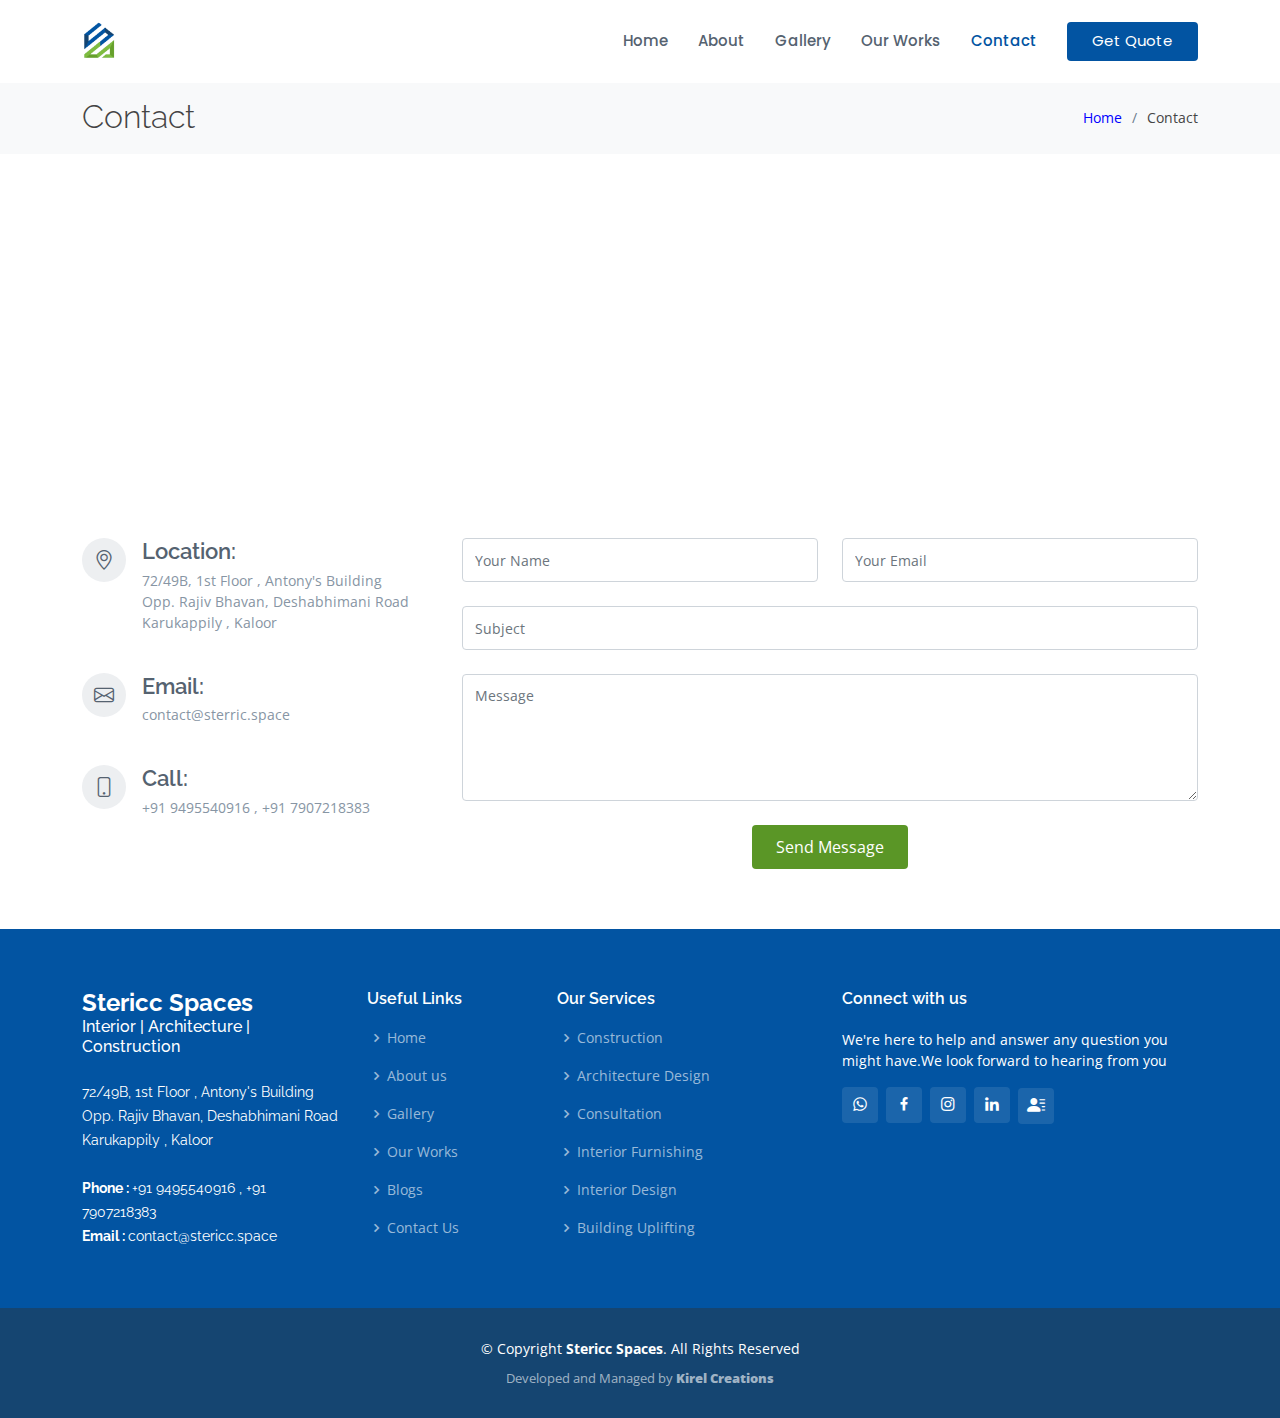
<file: contact.html>
<!DOCTYPE html>
<html lang="en">

<head>
  <meta charset="utf-8">
  <meta content="width=device-width, initial-scale=1.0" name="viewport">

  <title>Contact us - Sterric Spaces</title>
  <meta content="" name="description">
  <meta content="" name="keywords">

  <!-- Favicons -->
  <link href="assets/img/logo-final.png" rel="icon">
  <link href="assets/img/logo-final.png" rel="apple-touch-icon">

  <!-- Google Fonts -->
  <link href="https://fonts.googleapis.com/css?family=Open+Sans:300,300i,400,400i,600,600i,700,700i|Raleway:300,300i,400,400i,500,500i,600,600i,700,700i|Poppins:300,300i,400,400i,500,500i,600,600i,700,700i" rel="stylesheet">

  <!-- Vendor CSS Files -->
  <link href="assets/vendor/animate.css/animate.min.css" rel="stylesheet">
  <link href="assets/vendor/bootstrap/css/bootstrap.min.css" rel="stylesheet">
  <link href="assets/vendor/bootstrap-icons/bootstrap-icons.css" rel="stylesheet">
  <link href="assets/vendor/boxicons/css/boxicons.min.css" rel="stylesheet">
  <link href="assets/vendor/glightbox/css/glightbox.min.css" rel="stylesheet">
  <link href="assets/vendor/remixicon/remixicon.css" rel="stylesheet">
  <link href="assets/vendor/swiper/swiper-bundle.min.css" rel="stylesheet">

  <!-- Template Main CSS File -->
  <link href="assets/css/style.css" rel="stylesheet">

  <!-- =======================================================
  * Template Name: Sailor - v4.8.0
  * Template URL: https://bootstrapmade.com/sailor-free-bootstrap-theme/
  * Author: BootstrapMade.com
  * License: https://bootstrapmade.com/license/
  ======================================================== -->
</head>

<body>

  <!-- ======= Header ======= -->
  <header id="header" class="fixed-top d-flex align-items-center">
    <div class="container d-flex align-items-center">

      <a href="index.html" class="logo me-auto"><img src="assets/img/logo-final.png" alt="" class="img-fluid"></a>
      <!-- <h1 class="logo me-auto" style="color: blue !important;"><a href="index.html">Stericc <span style="color: green !important;" >Spaces</span></a></h1> -->
      <!-- Uncomment below if you prefer to use an image logo -->
      

      <nav id="navbar" class="navbar">
        <ul>
          <!-- index.html -->
          <li><a href="index.html">Home</a></li> 
          <!-- about.html -->
          <li><a href="about.html">About</a></li>
          <!-- portfolio.html -->
          <li><a href="gallery.html">Gallery</a></li>
          <!-- testimonials.html -->
          <li><a href="work.html">Our Works</a></li>
          <!-- blog.html -->
          <!-- <li><a href="#">Blog</a></li> -->
          <!-- contact.html -->
          <li><a href="contact.html" class="active">Contact</a></li>
          <!-- brochure.html -->
          <li><a href="Sterin_Brochure_2.pdf" class="getstarted">Get Quote</a></li>
        </ul>
        <i class="bi bi-list mobile-nav-toggle"></i>
      </nav><!-- .navbar -->

    </div>
  </header>

  <main id="main">

    <!-- ======= Breadcrumbs ======= -->
    <section id="breadcrumbs" class="breadcrumbs">
      <div class="container">

        <div class="d-flex justify-content-between align-items-center">
          <h2>Contact</h2>
          <ol>
            <li><a href="index.html">Home</a></li>
            <li>Contact</li>
          </ol>
        </div>

      </div>
    </section><!-- End Breadcrumbs -->

    <!-- ======= Contact Section ======= -->
    <section id="contact" class="contact">
      <div class="container">

        <div>
          <iframe style="border:0; width: 100%; height: 270px;" src="https://www.google.com/maps/embed?pb=!1m18!1m12!1m3!1d2325.150240779332!2d76.29507482685845!3d9.998646963285122!2m3!1f0!2f0!3f0!3m2!1i1024!2i768!4f13.1!3m3!1m2!1s0x3b080d14e4c770b3%3A0x22e61c17147a5a0a!2sDeshabimani!5e0!3m2!1sen!2sin!4v1660746465252!5m2!1sen!2sin" frameborder="0" allowfullscreen></iframe>
        </div>

        <div class="row mt-5">

          <div class="col-lg-4">
            <div class="info">
              <div class="address">
                <i class="bi bi-geo-alt"></i>
                <h4>Location:</h4>
                <p>
                  72/49B, 1st Floor , Antony's Building
                  <br>
                  Opp. Rajiv Bhavan, Deshabhimani Road
                  <br>
                  Karukappily , Kaloor
                </p>
              </div>

              <div class="email">
                <i class="bi bi-envelope"></i>
                <h4>Email:</h4>
                <p>contact@sterric.space</p>
              </div>

              <div class="phone">
                <i class="bi bi-phone"></i>
                <h4>Call:</h4>
                <p>+91 9495540916 , +91 7907218383</p>
              </div>

            </div>

          </div>

          <div class="col-lg-8 mt-5 mt-lg-0">

            <form action="forms/contact.php" method="post" role="form" class="php-email-form">
              <div class="row">
                <div class="col-md-6 form-group">
                  <input type="text" name="name" class="form-control" id="name" placeholder="Your Name" required>
                </div>
                <div class="col-md-6 form-group mt-3 mt-md-0">
                  <input type="email" class="form-control" name="email" id="email" placeholder="Your Email" required>
                </div>
              </div>
              <div class="form-group mt-3">
                <input type="text" class="form-control" name="subject" id="subject" placeholder="Subject" required>
              </div>
              <div class="form-group mt-3">
                <textarea class="form-control" name="message" rows="5" placeholder="Message" required></textarea>
              </div>
              <div class="my-3">
                <div class="loading">Loading</div>
                <div class="error-message"></div>
                <div class="sent-message">Your message has been sent. Thank you!</div>
              </div>
              <div class="text-center"><button type="submit">Send Message</button></div>
            </form>

          </div>

        </div>

      </div>
    </section><!-- End Contact Section -->

  </main><!-- End #main -->

<!-- ======= Footer ======= -->
<footer id="footer">
  <div class="footer-top">
    <div class="container">
      <div class="row">

        <div class="col-lg-3 col-md-6">
          <div class="footer-info">
            <h3 class="mb-0">Stericc Spaces</h3>
            <h6 class="mb-4">Interior | Architecture | Construction</h6>
            <p>
              72/49B, 1st Floor , Antony's Building <br>
              Opp. Rajiv Bhavan, Deshabhimani Road <br>
              Karukappily , Kaloor <br><br>
              <strong>Phone : </strong> +91 9495540916 , +91 7907218383<br>
              <strong>Email : </strong>contact@stericc.space<br>
            </p>
          </div>
        </div>

        <div class="col-lg-2 col-md-6 footer-links">
          <h4>Useful Links</h4>
          <ul>
            <li><i class="bx bx-chevron-right"></i> <a href="index.html">Home</a></li>
            <li><i class="bx bx-chevron-right"></i> <a href="about.html">About us</a></li>
            <li><i class="bx bx-chevron-right"></i> <a href="gallery.html">Gallery</a></li>
            <li><i class="bx bx-chevron-right"></i> <a href="work.html">Our Works</a></li>
            <li><i class="bx bx-chevron-right"></i> <a href="#">Blogs</a></li>
            <li><i class="bx bx-chevron-right"></i> <a href="contact.html">Contact Us</a></li>
          </ul>
        </div>

        <div class="col-lg-3 col-md-6 footer-links">
          <h4>Our Services</h4>
          <ul>
            <li><i class="bx bx-chevron-right"></i> <a href="work.html">Construction</a></li>
            <li><i class="bx bx-chevron-right"></i> <a href="work.html">Architecture Design</a></li>
            <li><i class="bx bx-chevron-right"></i> <a href="work.html">Consultation</a></li>
            <li><i class="bx bx-chevron-right"></i> <a href="work.html">Interior Furnishing</a></li>
            <li><i class="bx bx-chevron-right"></i> <a href="work.html">Interior Design</a></li>
            <li><i class="bx bx-chevron-right"></i> <a href="work.html">Building Uplifting</a></li>
          </ul>
        </div>

        <div class="col-lg-4 col-md-6 footer-newsletter">
          <h4>Connect with us</h4>
          <p>We're here to help and answer any question you might have.We look forward to hearing from you </p>
          <div class="social-links mt-3">
            <a href="#" class="linkedin"><i class="bx bxl-whatsapp"></i></a>
            <!-- <a href="#" class="twitter"><i class="bx bxl-twitter"></i></a> -->
            <a href="#" class="facebook"><i class="bx bxl-facebook"></i></a>
            <a href="#" class="instagram"><i class="bx bxl-instagram"></i></a>
            <!-- <a href="#" class="google-plus"><i class="bx bxl-skype"></i></a> -->
            <a href="#" class="linkedin"><i class="bx bxl-linkedin"></i></a>
            <a href="contact.html"><i class="bi bi-person-lines-fill"></i></a>
          </div>
        
        
        </div>

      </div>
    </div>
  </div>

  <div class="container">
    <div class="copyright">
      &copy; Copyright <strong><span>Stericc Spaces</span></strong>. All Rights Reserved
    </div>
    <div class="credits">
      <!-- All the links in the footer should remain intact. -->
      <!-- You can delete the links only if you purchased the pro version. -->
      <!-- Licensing information: https://bootstrapmade.com/license/ -->
      <!-- Purchase the pro version with working PHP/AJAX contact form: https://bootstrapmade.com/sailor-free-bootstrap-theme/ -->
      Developed and Managed by <a href="https://kirel.co/"><strong>Kirel Creations</strong></a>
    </div>
  </div>
</footer><!-- End Footer -->

  <a href="#" class="back-to-top d-flex align-items-center justify-content-center"><i class="bi bi-arrow-up-short"></i></a>

  <!-- Vendor JS Files -->
  <script src="assets/vendor/bootstrap/js/bootstrap.bundle.min.js"></script>
  <script src="assets/vendor/glightbox/js/glightbox.min.js"></script>
  <script src="assets/vendor/isotope-layout/isotope.pkgd.min.js"></script>
  <script src="assets/vendor/swiper/swiper-bundle.min.js"></script>
  <script src="assets/vendor/waypoints/noframework.waypoints.js"></script>
  <script src="assets/vendor/php-email-form/validate.js"></script>

  <!-- Template Main JS File -->
  <script src="assets/js/main.js"></script>

</body>

</html>
</file>
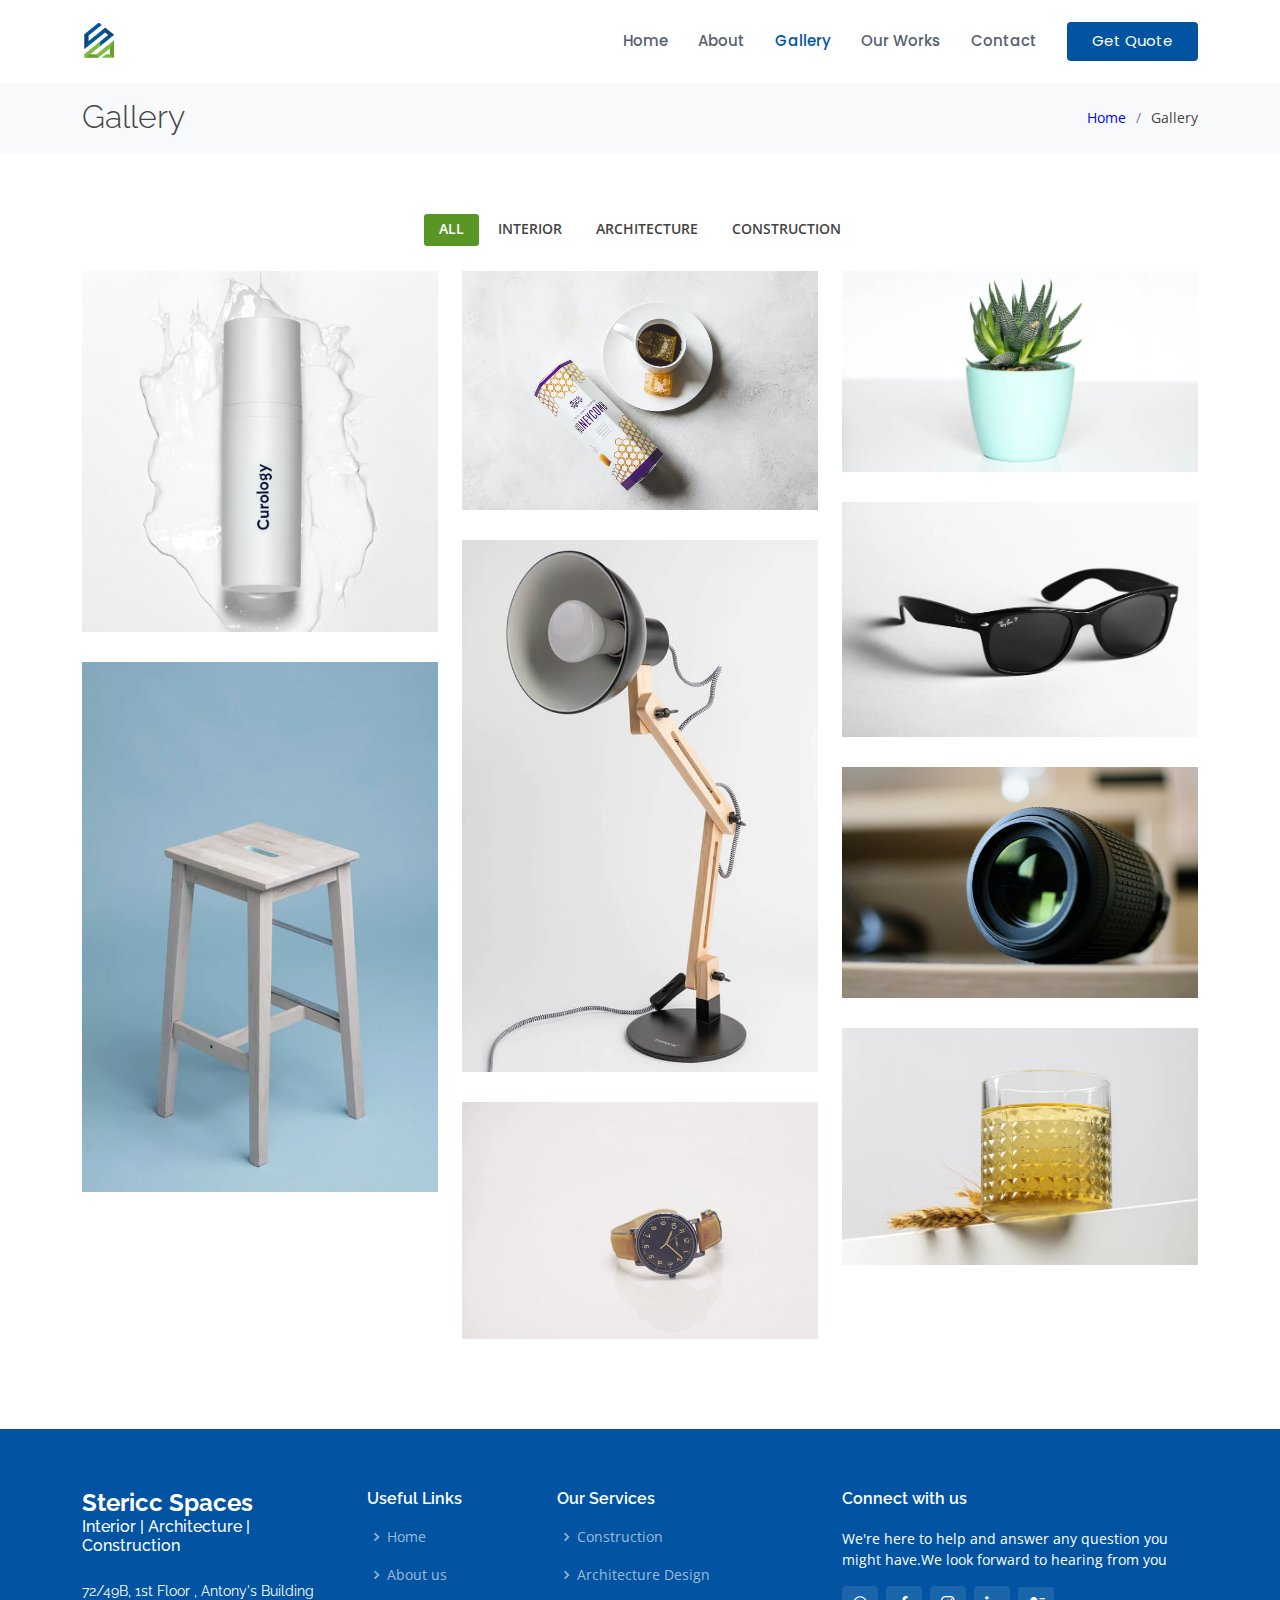
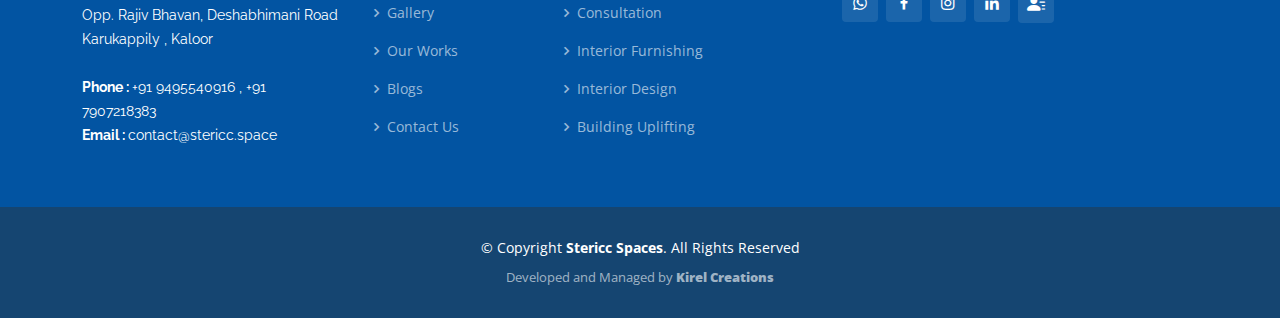
<file: gallery.html>
<!DOCTYPE html>
<html lang="en">

<head>
  <meta charset="utf-8">
  <meta content="width=device-width, initial-scale=1.0" name="viewport">

  <title>Gallery - Stericc Spaces</title>
  <meta content="" name="description">
  <meta content="" name="keywords">

  <!-- Favicons -->
  <link href="assets/img/logo-final.png" rel="icon">
  <link href="assets/img/logo-final.png" rel="apple-touch-icon">

  <!-- Google Fonts -->
  <link href="https://fonts.googleapis.com/css?family=Open+Sans:300,300i,400,400i,600,600i,700,700i|Raleway:300,300i,400,400i,500,500i,600,600i,700,700i|Poppins:300,300i,400,400i,500,500i,600,600i,700,700i" rel="stylesheet">

  <!-- Vendor CSS Files -->
  <link href="assets/vendor/animate.css/animate.min.css" rel="stylesheet">
  <link href="assets/vendor/bootstrap/css/bootstrap.min.css" rel="stylesheet">
  <link href="assets/vendor/bootstrap-icons/bootstrap-icons.css" rel="stylesheet">
  <link href="assets/vendor/boxicons/css/boxicons.min.css" rel="stylesheet">
  <link href="assets/vendor/glightbox/css/glightbox.min.css" rel="stylesheet">
  <link href="assets/vendor/remixicon/remixicon.css" rel="stylesheet">
  <link href="assets/vendor/swiper/swiper-bundle.min.css" rel="stylesheet">

  <!-- Template Main CSS File -->
  <link href="assets/css/style.css" rel="stylesheet">

  <!-- =======================================================
  * Template Name: Sailor - v4.8.0
  * Template URL: https://bootstrapmade.com/sailor-free-bootstrap-theme/
  * Author: BootstrapMade.com
  * License: https://bootstrapmade.com/license/
  ======================================================== -->
</head>

<body>

  <!-- ======= Header ======= -->
  <header id="header" class="fixed-top d-flex align-items-center">
    <div class="container d-flex align-items-center">

      <a href="index.html" class="logo me-auto"><img src="assets/img/logo-final.png" alt="" class="img-fluid"></a>
      <!-- <h1 class="logo me-auto" style="color: blue !important;"><a href="index.html">Stericc <span style="color: green !important;" >Spaces</span></a></h1> -->
      <!-- Uncomment below if you prefer to use an image logo -->
      

      <nav id="navbar" class="navbar">
        <ul>
          <!-- index.html -->
          <li><a href="index.html" >Home</a></li> 
          <!-- about.html -->
          <li><a href="about.html">About</a></li>
          <!-- portfolio.html -->
          <li><a href="gallery.html" class="active">Gallery</a></li>
          <!-- testimonials.html -->
          <li><a href="work.html">Our Works</a></li>
          <!-- blog.html -->
          <!-- <li><a href="#">Blog</a></li> -->
          <!-- contact.html -->
          <li><a href="contact.html">Contact</a></li>
          <!-- brochure.html -->
          <li><a href="Sterin_Brochure_2.pdf" class="getstarted">Get Quote</a></li>
        </ul>
        <i class="bi bi-list mobile-nav-toggle"></i>
      </nav><!-- .navbar -->

    </div>
  </header><!-- End Header -->

  <main id="main">

    <!-- ======= Breadcrumbs ======= -->
    <section id="breadcrumbs" class="breadcrumbs">
      <div class="container">

        <div class="d-flex justify-content-between align-items-center">
          <h2>Gallery</h2>
          <ol>
            <li><a href="index.html">Home</a></li>
            <li>Gallery</li>
          </ol>
        </div>

      </div>
    </section><!-- End Breadcrumbs -->

    <!-- ======= Portfolio Section ======= -->
    <section id="portfolio" class="portfolio">
      <div class="container">

        <div class="row">
          <div class="col-lg-12 d-flex justify-content-center">
            <ul id="portfolio-flters">
              <li data-filter="*" class="filter-active">All</li>
              <li data-filter=".filter-app">Interior</li>
              <li data-filter=".filter-card">Architecture</li>
              <li data-filter=".filter-web">Construction</li>
            </ul>
          </div>
        </div>

        <div class="row portfolio-container">

          <div class="col-lg-4 col-md-6 portfolio-item filter-app">
            <div class="portfolio-wrap">
              <img src="assets/img/portfolio/portfolio-1.jpg" class="img-fluid" alt="">
              <div class="portfolio-info">
                <h4>App 1</h4>
                <p>App</p>
                <div class="portfolio-links">
                  <a href="assets/img/portfolio/portfolio-1.jpg" data-gallery="portfolioGallery" class="portfolio-lightbox" title="App 1"><i class="bi bi-arrows-fullscreen h5"></i></a>
                  <!-- <a href="portfolio-details.html" class="portfolio-details-lightbox btn btn-primary" data-glightbox="type: external" title="Portfolio Details">Read More</a> -->
                </div>
              </div>
            </div>
          </div>

          <div class="col-lg-4 col-md-6 portfolio-item filter-web">
            <div class="portfolio-wrap">
              <img src="assets/img/portfolio/portfolio-2.jpg" class="img-fluid" alt="">
              <div class="portfolio-info">
                <h4>Web 3</h4>
                <p>Web</p>
                <div class="portfolio-links">
                  <a href="assets/img/portfolio/portfolio-2.jpg" data-gallery="portfolioGallery" class="portfolio-lightbox" title="Web 3"><i class="bi bi-arrows-fullscreen h5"></i></a>
                  <!-- <a href="portfolio-details.html" class="portfolio-details-lightbox" data-glightbox="type: external" title="Portfolio Details"><i class="bx bx-link"></i></a> -->
                </div>
              </div>
            </div>
          </div>

          <div class="col-lg-4 col-md-6 portfolio-item filter-app">
            <div class="portfolio-wrap">
              <img src="assets/img/portfolio/portfolio-3.jpg" class="img-fluid" alt="">
              <div class="portfolio-info">
                <h4>App 2</h4>
                <p>App</p>
                <div class="portfolio-links">
                  <a href="assets/img/portfolio/portfolio-3.jpg" data-gallery="portfolioGallery" class="portfolio-lightbox" title="App 2"><i class="bi bi-arrows-fullscreen h5"></i></a>
                  <!-- <a href="portfolio-details.html" class="portfolio-details-lightbox" data-glightbox="type: external" title="Portfolio Details"><i class="bx bx-link"></i></a> -->
                </div>
              </div>
            </div>
          </div>

          <div class="col-lg-4 col-md-6 portfolio-item filter-card">
            <div class="portfolio-wrap">
              <img src="assets/img/portfolio/portfolio-4.jpg" class="img-fluid" alt="">
              <div class="portfolio-info">
                <h4>Card 2</h4>
                <p>Card</p>
                <div class="portfolio-links">
                  <a href="assets/img/portfolio/portfolio-4.jpg" data-gallery="portfolioGallery" class="portfolio-lightbox" title="Card 2"><i class="bi bi-arrows-fullscreen h5"></i></a>
                  <!-- <a href="portfolio-details.html" class="portfolio-details-lightbox" data-glightbox="type: external" title="Portfolio Details"><i class="bx bx-link"></i></a> -->
                </div>
              </div>
            </div>
          </div>

          <div class="col-lg-4 col-md-6 portfolio-item filter-web">
            <div class="portfolio-wrap">
              <img src="assets/img/portfolio/portfolio-5.jpg" class="img-fluid" alt="">
              <div class="portfolio-info">
                <h4>Web 2</h4>
                <p>Web</p>
                <div class="portfolio-links">
                  <a href="assets/img/portfolio/portfolio-5.jpg" data-gallery="portfolioGallery" class="portfolio-lightbox" title="Web 2"><i class="bi bi-arrows-fullscreen h5"></i></a>
                  <!-- <a href="portfolio-details.html" class="portfolio-details-lightbox" data-glightbox="type: external" title="Portfolio Details"><i class="bx bx-link"></i></a> -->
                </div>
              </div>
            </div>
          </div>

          <div class="col-lg-4 col-md-6 portfolio-item filter-app">
            <div class="portfolio-wrap">
              <img src="assets/img/portfolio/portfolio-6.jpg" class="img-fluid" alt="">
              <div class="portfolio-info">
                <h4>App 3</h4>
                <p>App</p>
                <div class="portfolio-links">
                  <a href="assets/img/portfolio/portfolio-6.jpg" data-gallery="portfolioGallery" class="portfolio-lightbox" title="App 3"><i class="bi bi-arrows-fullscreen h5"></i></a>
                  <!-- <a href="portfolio-details.html" class="portfolio-details-lightbox" data-glightbox="type: external" title="Portfolio Details"><i class="bx bx-link"></i></a> -->
                </div>
              </div>
            </div>
          </div>

          <div class="col-lg-4 col-md-6 portfolio-item filter-card">
            <div class="portfolio-wrap">
              <img src="assets/img/portfolio/portfolio-7.jpg" class="img-fluid" alt="">
              <div class="portfolio-info">
                <h4>Card 1</h4>
                <p>Card</p>
                <div class="portfolio-links">
                  <a href="assets/img/portfolio/portfolio-7.jpg" data-gallery="portfolioGallery" class="portfolio-lightbox" title="Card 1"><i class="bi bi-arrows-fullscreen h5"></i></a>
                  <!-- <a href="portfolio-details.html" class="portfolio-details-lightbox" data-glightbox="type: external" title="Portfolio Details"><i class="bx bx-link"></i></a> -->
                </div>
              </div>
            </div>
          </div>

          <div class="col-lg-4 col-md-6 portfolio-item filter-card">
            <div class="portfolio-wrap">
              <img src="assets/img/portfolio/portfolio-8.jpg" class="img-fluid" alt="">
              <div class="portfolio-info">
                <h4>Card 3</h4>
                <p>Card</p>
                <div class="portfolio-links">
                  <a href="assets/img/portfolio/portfolio-8.jpg" data-gallery="portfolioGallery" class="portfolio-lightbox" title="Card 3"><i class="bi bi-arrows-fullscreen h5"></i></a>
                  <!-- <a href="portfolio-details.html" class="portfolio-details-lightbox" data-glightbox="type: external" title="Portfolio Details"><i class="bx bx-link"></i></a> -->
                </div>
              </div>
            </div>
          </div>

          <div class="col-lg-4 col-md-6 portfolio-item filter-web">
            <div class="portfolio-wrap">
              <img src="assets/img/portfolio/portfolio-9.jpg" class="img-fluid" alt="">
              <div class="portfolio-info">
                <h4>Web 3</h4>
                <p>Web</p>
                <div class="portfolio-links">
                  <a href="assets/img/portfolio/portfolio-9.jpg" data-gallery="portfolioGallery" class="portfolio-lightbox" title="Web 3"><i class="bi bi-arrows-fullscreen h5"></i></a>
                  <!-- <a href="portfolio-details.html" class="portfolio-details-lightbox" data-glightbox="type: external" title="Portfolio Details"><i class="bx bx-link"></i></a> -->
                </div>
              </div>
            </div>
          </div>

        </div>

      </div>
    </section><!-- End Portfolio Section -->

  </main><!-- End #main -->

  <!-- ======= Footer ======= -->
  <footer id="footer">
    <div class="footer-top">
      <div class="container">
        <div class="row">

          <div class="col-lg-3 col-md-6">
            <div class="footer-info">
              <h3 class="mb-0">Stericc Spaces</h3>
              <h6 class="mb-4">Interior | Architecture | Construction</h6>
              <p>
                72/49B, 1st Floor , Antony's Building <br>
                Opp. Rajiv Bhavan, Deshabhimani Road <br>
                Karukappily , Kaloor <br><br>
                <strong>Phone : </strong> +91 9495540916 , +91 7907218383<br>
                <strong>Email : </strong>contact@stericc.space<br>
              </p>
            </div>
          </div>

          <div class="col-lg-2 col-md-6 footer-links">
            <h4>Useful Links</h4>
            <ul>
              <li><i class="bx bx-chevron-right"></i> <a href="index.html">Home</a></li>
              <li><i class="bx bx-chevron-right"></i> <a href="about.html">About us</a></li>
              <li><i class="bx bx-chevron-right"></i> <a href="gallery.html">Gallery</a></li>
              <li><i class="bx bx-chevron-right"></i> <a href="work.html">Our Works</a></li>
              <li><i class="bx bx-chevron-right"></i> <a href="#">Blogs</a></li>
              <li><i class="bx bx-chevron-right"></i> <a href="contact.html">Contact Us</a></li>
            </ul>
          </div>

          <div class="col-lg-3 col-md-6 footer-links">
            <h4>Our Services</h4>
            <ul>
              <li><i class="bx bx-chevron-right"></i> <a href="work.html">Construction</a></li>
              <li><i class="bx bx-chevron-right"></i> <a href="work.html">Architecture Design</a></li>
              <li><i class="bx bx-chevron-right"></i> <a href="work.html">Consultation</a></li>
              <li><i class="bx bx-chevron-right"></i> <a href="work.html">Interior Furnishing</a></li>
              <li><i class="bx bx-chevron-right"></i> <a href="work.html">Interior Design</a></li>
              <li><i class="bx bx-chevron-right"></i> <a href="work.html">Building Uplifting</a></li>
            </ul>
          </div>

          <div class="col-lg-4 col-md-6 footer-newsletter">
            <h4>Connect with us</h4>
            <p>We're here to help and answer any question you might have.We look forward to hearing from you </p>
            <div class="social-links mt-3">
              <a href="#" class="linkedin"><i class="bx bxl-whatsapp"></i></a>
              <!-- <a href="#" class="twitter"><i class="bx bxl-twitter"></i></a> -->
              <a href="#" class="facebook"><i class="bx bxl-facebook"></i></a>
              <a href="#" class="instagram"><i class="bx bxl-instagram"></i></a>
              <!-- <a href="#" class="google-plus"><i class="bx bxl-skype"></i></a> -->
              <a href="#" class="linkedin"><i class="bx bxl-linkedin"></i></a>
              <a href="contact.html"><i class="bi bi-person-lines-fill"></i></a>
            </div>
          
          
          </div>

        </div>
      </div>
    </div>

    <div class="container">
      <div class="copyright">
        &copy; Copyright <strong><span>Stericc Spaces</span></strong>. All Rights Reserved
      </div>
      <div class="credits">
        <!-- All the links in the footer should remain intact. -->
        <!-- You can delete the links only if you purchased the pro version. -->
        <!-- Licensing information: https://bootstrapmade.com/license/ -->
        <!-- Purchase the pro version with working PHP/AJAX contact form: https://bootstrapmade.com/sailor-free-bootstrap-theme/ -->
        Developed and Managed by <a href="https://kirel.co/"><strong>Kirel Creations</strong></a>
      </div>
    </div>
  </footer><!-- End Footer -->

  <a href="#" class="back-to-top d-flex align-items-center justify-content-center"><i class="bi bi-arrow-up-short"></i></a>

  <!-- Vendor JS Files -->
  <script src="assets/vendor/bootstrap/js/bootstrap.bundle.min.js"></script>
  <script src="assets/vendor/glightbox/js/glightbox.min.js"></script>
  <script src="assets/vendor/isotope-layout/isotope.pkgd.min.js"></script>
  <script src="assets/vendor/swiper/swiper-bundle.min.js"></script>
  <script src="assets/vendor/waypoints/noframework.waypoints.js"></script>
  <script src="assets/vendor/php-email-form/validate.js"></script>

  <!-- Template Main JS File -->
  <script src="assets/js/main.js"></script>

</body>

</html>
</file>
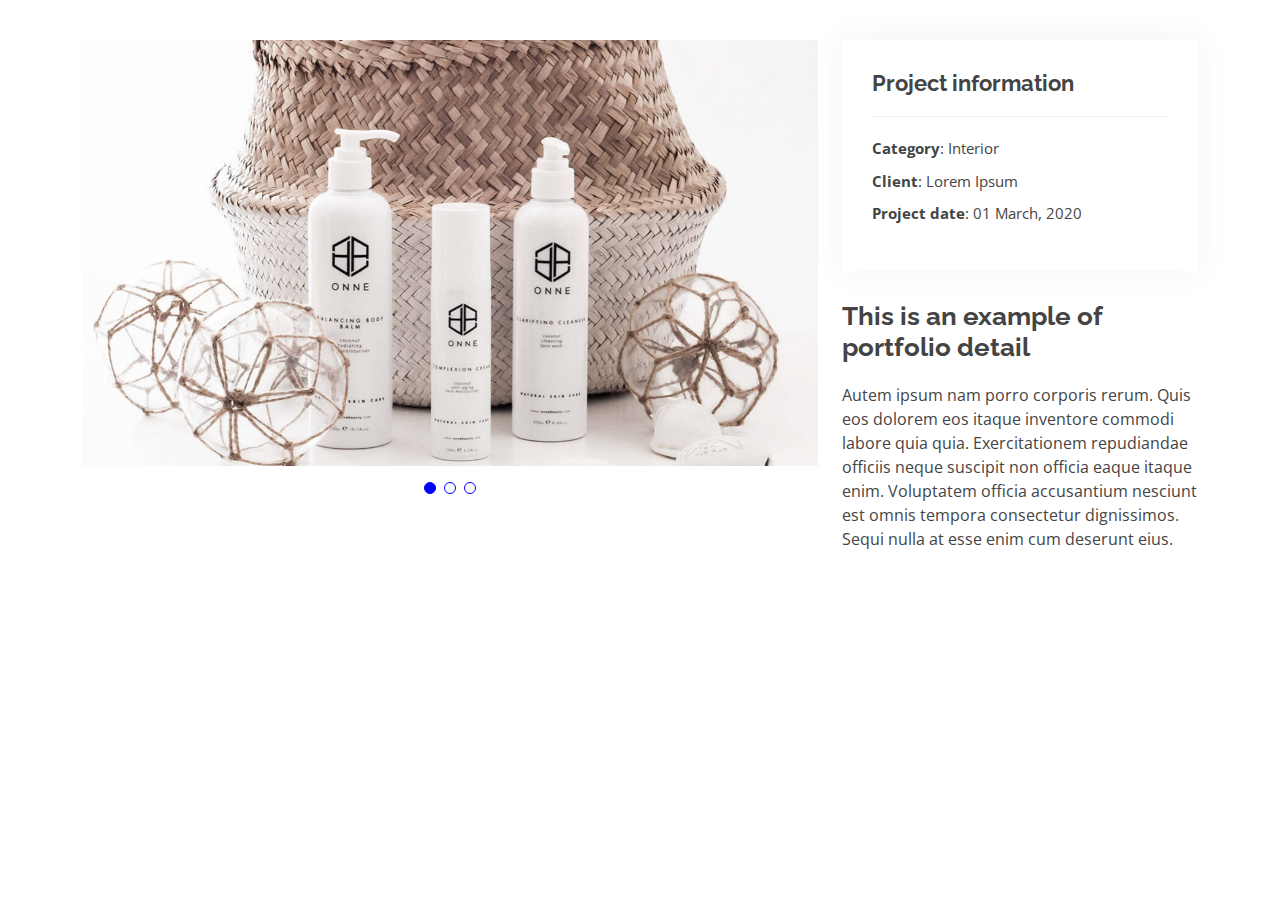
<file: portfolio-details.html>
<!DOCTYPE html>
<html lang="en">

<head>
  <meta charset="utf-8">
  <meta content="width=device-width, initial-scale=1.0" name="viewport">

  <title>Portfolio Details - Sailor Bootstrap Template</title>
  <meta content="" name="description">
  <meta content="" name="keywords">

  <!-- Favicons -->
  <link href="assets/img/favicon.png" rel="icon">
  <link href="assets/img/apple-touch-icon.png" rel="apple-touch-icon">

  <!-- Google Fonts -->
  <link href="https://fonts.googleapis.com/css?family=Open+Sans:300,300i,400,400i,600,600i,700,700i|Raleway:300,300i,400,400i,500,500i,600,600i,700,700i|Poppins:300,300i,400,400i,500,500i,600,600i,700,700i" rel="stylesheet">

  <!-- Vendor CSS Files -->
  <link href="assets/vendor/animate.css/animate.min.css" rel="stylesheet">
  <link href="assets/vendor/bootstrap/css/bootstrap.min.css" rel="stylesheet">
  <link href="assets/vendor/bootstrap-icons/bootstrap-icons.css" rel="stylesheet">
  <link href="assets/vendor/boxicons/css/boxicons.min.css" rel="stylesheet">
  <link href="assets/vendor/glightbox/css/glightbox.min.css" rel="stylesheet">
  <link href="assets/vendor/remixicon/remixicon.css" rel="stylesheet">
  <link href="assets/vendor/swiper/swiper-bundle.min.css" rel="stylesheet">

  <!-- Template Main CSS File -->
  <link href="assets/css/style.css" rel="stylesheet">

  <!-- =======================================================
  * Template Name: Sailor - v4.8.0
  * Template URL: https://bootstrapmade.com/sailor-free-bootstrap-theme/
  * Author: BootstrapMade.com
  * License: https://bootstrapmade.com/license/
  ======================================================== -->
</head>

<body>

  <main id="main">

    <!-- ======= Portfolio Details Section ======= -->
    <section id="portfolio-details" class="portfolio-details">
      <div class="container">

        <div class="row gy-4">

          <div class="col-lg-8">
            <div class="portfolio-details-slider swiper">
              <div class="swiper-wrapper align-items-center">

                <div class="swiper-slide">
                  <img src="assets/img/portfolio/portfolio-details-1.jpg" alt="">
                </div>

                <div class="swiper-slide">
                  <img src="assets/img/portfolio/portfolio-details-2.jpg" alt="">
                </div>

                <div class="swiper-slide">
                  <img src="assets/img/portfolio/portfolio-details-3.jpg" alt="">
                </div>
              </div>
              <div class="swiper-pagination"></div>
            </div>
          </div>

          <div class="col-lg-4">
            <div class="portfolio-info">
              <h3>Project information</h3>
              <ul>
                <li><strong>Category</strong>: Interior</li>
                <li><strong>Client</strong>: Lorem Ipsum</li>
                <li><strong>Project date</strong>: 01 March, 2020</li>
              </ul>
            </div>
            <div class="portfolio-description">
              <h2>This is an example of portfolio detail</h2>
              <p>
                Autem ipsum nam porro corporis rerum. Quis eos dolorem eos itaque inventore commodi labore quia quia. Exercitationem repudiandae officiis neque suscipit non officia eaque itaque enim. Voluptatem officia accusantium nesciunt est omnis tempora consectetur dignissimos. Sequi nulla at esse enim cum deserunt eius.
              </p>
            </div>
          </div>

        </div>

      </div>
    </section><!-- End Portfolio Details Section -->

  </main><!-- End #main -->

  <a href="#" class="back-to-top d-flex align-items-center justify-content-center"><i class="bi bi-arrow-up-short"></i></a>

  <!-- Vendor JS Files -->
  <script src="assets/vendor/bootstrap/js/bootstrap.bundle.min.js"></script>
  <script src="assets/vendor/glightbox/js/glightbox.min.js"></script>
  <script src="assets/vendor/isotope-layout/isotope.pkgd.min.js"></script>
  <script src="assets/vendor/swiper/swiper-bundle.min.js"></script>
  <script src="assets/vendor/waypoints/noframework.waypoints.js"></script>
  <script src="assets/vendor/php-email-form/validate.js"></script>

  <!-- Template Main JS File -->
  <script src="assets/js/main.js"></script>

</body>

</html>
</file>
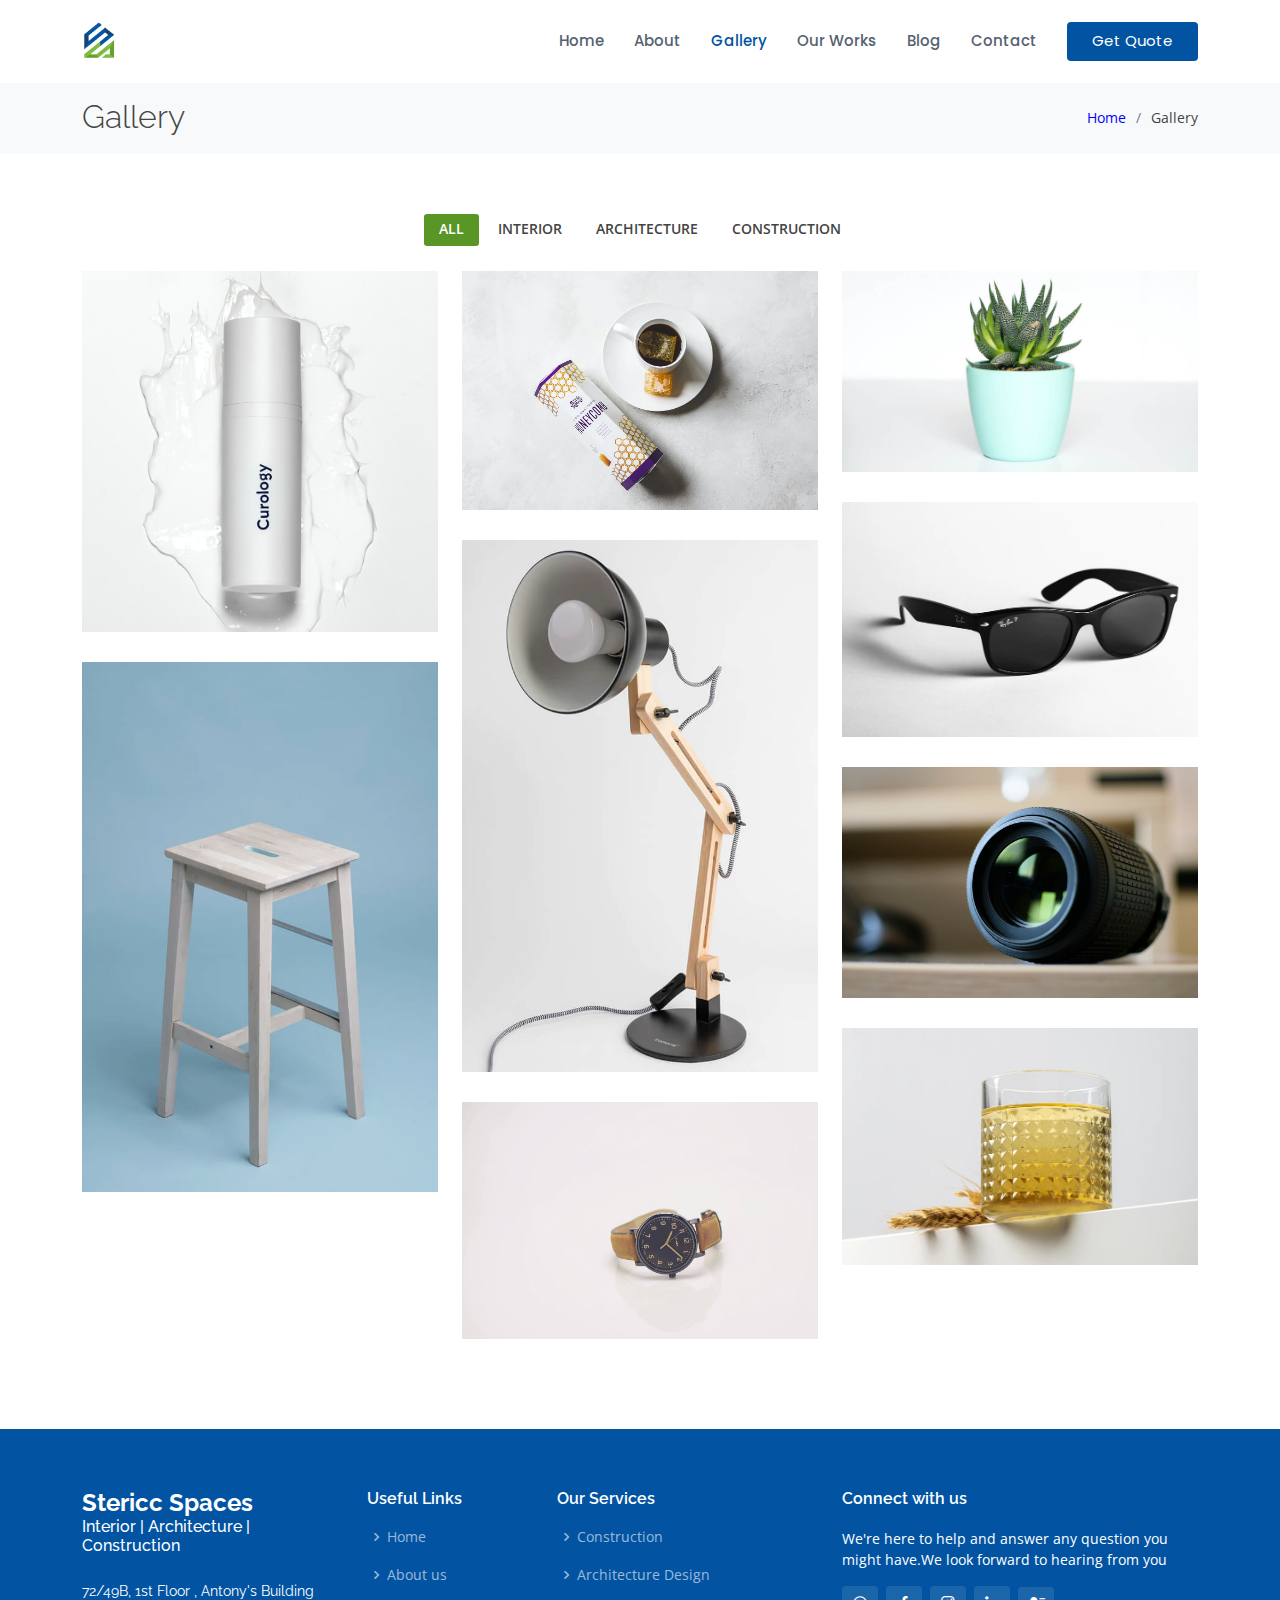
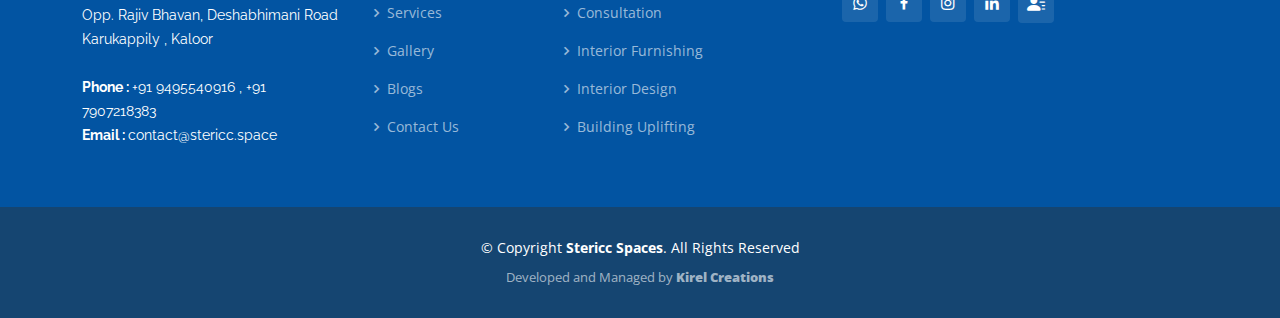
<file: portfolio.html>
<!DOCTYPE html>
<html lang="en">

<head>
  <meta charset="utf-8">
  <meta content="width=device-width, initial-scale=1.0" name="viewport">

  <title>Portfolio - Sailor Bootstrap Template</title>
  <meta content="" name="description">
  <meta content="" name="keywords">

  <!-- Favicons -->
  <link href="assets/img/favicon.png" rel="icon">
  <link href="assets/img/apple-touch-icon.png" rel="apple-touch-icon">

  <!-- Google Fonts -->
  <link href="https://fonts.googleapis.com/css?family=Open+Sans:300,300i,400,400i,600,600i,700,700i|Raleway:300,300i,400,400i,500,500i,600,600i,700,700i|Poppins:300,300i,400,400i,500,500i,600,600i,700,700i" rel="stylesheet">

  <!-- Vendor CSS Files -->
  <link href="assets/vendor/animate.css/animate.min.css" rel="stylesheet">
  <link href="assets/vendor/bootstrap/css/bootstrap.min.css" rel="stylesheet">
  <link href="assets/vendor/bootstrap-icons/bootstrap-icons.css" rel="stylesheet">
  <link href="assets/vendor/boxicons/css/boxicons.min.css" rel="stylesheet">
  <link href="assets/vendor/glightbox/css/glightbox.min.css" rel="stylesheet">
  <link href="assets/vendor/remixicon/remixicon.css" rel="stylesheet">
  <link href="assets/vendor/swiper/swiper-bundle.min.css" rel="stylesheet">

  <!-- Template Main CSS File -->
  <link href="assets/css/style.css" rel="stylesheet">

  <!-- =======================================================
  * Template Name: Sailor - v4.8.0
  * Template URL: https://bootstrapmade.com/sailor-free-bootstrap-theme/
  * Author: BootstrapMade.com
  * License: https://bootstrapmade.com/license/
  ======================================================== -->
</head>

<body>

  <!-- ======= Header ======= -->
  <header id="header" class="fixed-top d-flex align-items-center">
    <div class="container d-flex align-items-center">

      <a href="index.html" class="logo me-auto"><img src="assets/img/logo-final.png" alt="" class="img-fluid"></a>
      <!-- <h1 class="logo me-auto" style="color: blue !important;"><a href="index.html">Stericc <span style="color: green !important;" >Spaces</span></a></h1> -->
      <!-- Uncomment below if you prefer to use an image logo -->
      

      <nav id="navbar" class="navbar">
        <ul>
          <!-- index.html -->
          <li><a href="index.html" >Home</a></li> 
          <!-- about.html -->
          <li><a href="contact.html">About</a></li>
          <!-- portfolio.html -->
          <li><a href="#" class="active">Gallery</a></li>
          <!-- testimonials.html -->
          <li><a href="#">Our Works</a></li>
          <!-- blog.html -->
          <li><a href="#">Blog</a></li>
          <!-- contact.html -->
          <li><a href="contact.html">Contact</a></li>
          <!-- brochure.html -->
          <li><a href="Sterin_Brochure_2.pdf" class="getstarted">Get Quote</a></li>
        </ul>
        <i class="bi bi-list mobile-nav-toggle"></i>
      </nav><!-- .navbar -->

    </div>
  </header><!-- End Header -->

  <main id="main">

    <!-- ======= Breadcrumbs ======= -->
    <section id="breadcrumbs" class="breadcrumbs">
      <div class="container">

        <div class="d-flex justify-content-between align-items-center">
          <h2>Gallery</h2>
          <ol>
            <li><a href="index.html">Home</a></li>
            <li>Gallery</li>
          </ol>
        </div>

      </div>
    </section><!-- End Breadcrumbs -->

    <!-- ======= Portfolio Section ======= -->
    <section id="portfolio" class="portfolio">
      <div class="container">

        <div class="row">
          <div class="col-lg-12 d-flex justify-content-center">
            <ul id="portfolio-flters">
              <li data-filter="*" class="filter-active">All</li>
              <li data-filter=".filter-app">Interior</li>
              <li data-filter=".filter-card">Architecture</li>
              <li data-filter=".filter-web">Construction</li>
            </ul>
          </div>
        </div>

        <div class="row portfolio-container">

          <div class="col-lg-4 col-md-6 portfolio-item filter-app">
            <div class="portfolio-wrap">
              <img src="assets/img/portfolio/portfolio-1.jpg" class="img-fluid" alt="">
              <div class="portfolio-info">
                <h4>App 1</h4>
                <p>App</p>
                <div class="portfolio-links">
                  <a href="assets/img/portfolio/portfolio-1.jpg" data-gallery="portfolioGallery" class="portfolio-lightbox" title="App 1"><i class="bi bi-arrows-fullscreen"></i></a>
                  <!-- <a href="portfolio-details.html" class="portfolio-details-lightbox btn btn-primary" data-glightbox="type: external" title="Portfolio Details">Read More</a> -->
                </div>
              </div>
            </div>
          </div>

          <div class="col-lg-4 col-md-6 portfolio-item filter-web">
            <div class="portfolio-wrap">
              <img src="assets/img/portfolio/portfolio-2.jpg" class="img-fluid" alt="">
              <div class="portfolio-info">
                <h4>Web 3</h4>
                <p>Web</p>
                <div class="portfolio-links">
                  <a href="assets/img/portfolio/portfolio-2.jpg" data-gallery="portfolioGallery" class="portfolio-lightbox" title="Web 3"><i class="bi bi-arrows-fullscreen"></i></a>
                  <!-- <a href="portfolio-details.html" class="portfolio-details-lightbox" data-glightbox="type: external" title="Portfolio Details"><i class="bx bx-link"></i></a> -->
                </div>
              </div>
            </div>
          </div>

          <div class="col-lg-4 col-md-6 portfolio-item filter-app">
            <div class="portfolio-wrap">
              <img src="assets/img/portfolio/portfolio-3.jpg" class="img-fluid" alt="">
              <div class="portfolio-info">
                <h4>App 2</h4>
                <p>App</p>
                <div class="portfolio-links">
                  <a href="assets/img/portfolio/portfolio-3.jpg" data-gallery="portfolioGallery" class="portfolio-lightbox" title="App 2"><i class="bi bi-arrows-fullscreen"></i></a>
                  <!-- <a href="portfolio-details.html" class="portfolio-details-lightbox" data-glightbox="type: external" title="Portfolio Details"><i class="bx bx-link"></i></a> -->
                </div>
              </div>
            </div>
          </div>

          <div class="col-lg-4 col-md-6 portfolio-item filter-card">
            <div class="portfolio-wrap">
              <img src="assets/img/portfolio/portfolio-4.jpg" class="img-fluid" alt="">
              <div class="portfolio-info">
                <h4>Card 2</h4>
                <p>Card</p>
                <div class="portfolio-links">
                  <a href="assets/img/portfolio/portfolio-4.jpg" data-gallery="portfolioGallery" class="portfolio-lightbox" title="Card 2"><i class="bi bi-arrows-fullscreen"></i></a>
                  <!-- <a href="portfolio-details.html" class="portfolio-details-lightbox" data-glightbox="type: external" title="Portfolio Details"><i class="bx bx-link"></i></a> -->
                </div>
              </div>
            </div>
          </div>

          <div class="col-lg-4 col-md-6 portfolio-item filter-web">
            <div class="portfolio-wrap">
              <img src="assets/img/portfolio/portfolio-5.jpg" class="img-fluid" alt="">
              <div class="portfolio-info">
                <h4>Web 2</h4>
                <p>Web</p>
                <div class="portfolio-links">
                  <a href="assets/img/portfolio/portfolio-5.jpg" data-gallery="portfolioGallery" class="portfolio-lightbox" title="Web 2"><i class="bi bi-arrows-fullscreen"></i></a>
                  <!-- <a href="portfolio-details.html" class="portfolio-details-lightbox" data-glightbox="type: external" title="Portfolio Details"><i class="bx bx-link"></i></a> -->
                </div>
              </div>
            </div>
          </div>

          <div class="col-lg-4 col-md-6 portfolio-item filter-app">
            <div class="portfolio-wrap">
              <img src="assets/img/portfolio/portfolio-6.jpg" class="img-fluid" alt="">
              <div class="portfolio-info">
                <h4>App 3</h4>
                <p>App</p>
                <div class="portfolio-links">
                  <a href="assets/img/portfolio/portfolio-6.jpg" data-gallery="portfolioGallery" class="portfolio-lightbox" title="App 3"><i class="bi bi-arrows-fullscreen"></i></a>
                  <!-- <a href="portfolio-details.html" class="portfolio-details-lightbox" data-glightbox="type: external" title="Portfolio Details"><i class="bx bx-link"></i></a> -->
                </div>
              </div>
            </div>
          </div>

          <div class="col-lg-4 col-md-6 portfolio-item filter-card">
            <div class="portfolio-wrap">
              <img src="assets/img/portfolio/portfolio-7.jpg" class="img-fluid" alt="">
              <div class="portfolio-info">
                <h4>Card 1</h4>
                <p>Card</p>
                <div class="portfolio-links">
                  <a href="assets/img/portfolio/portfolio-7.jpg" data-gallery="portfolioGallery" class="portfolio-lightbox" title="Card 1"><i class="bi bi-arrows-fullscreen"></i></a>
                  <!-- <a href="portfolio-details.html" class="portfolio-details-lightbox" data-glightbox="type: external" title="Portfolio Details"><i class="bx bx-link"></i></a> -->
                </div>
              </div>
            </div>
          </div>

          <div class="col-lg-4 col-md-6 portfolio-item filter-card">
            <div class="portfolio-wrap">
              <img src="assets/img/portfolio/portfolio-8.jpg" class="img-fluid" alt="">
              <div class="portfolio-info">
                <h4>Card 3</h4>
                <p>Card</p>
                <div class="portfolio-links">
                  <a href="assets/img/portfolio/portfolio-8.jpg" data-gallery="portfolioGallery" class="portfolio-lightbox" title="Card 3"><i class="bi bi-arrows-fullscreen"></i></a>
                  <!-- <a href="portfolio-details.html" class="portfolio-details-lightbox" data-glightbox="type: external" title="Portfolio Details"><i class="bx bx-link"></i></a> -->
                </div>
              </div>
            </div>
          </div>

          <div class="col-lg-4 col-md-6 portfolio-item filter-web">
            <div class="portfolio-wrap">
              <img src="assets/img/portfolio/portfolio-9.jpg" class="img-fluid" alt="">
              <div class="portfolio-info">
                <h4>Web 3</h4>
                <p>Web</p>
                <div class="portfolio-links">
                  <a href="assets/img/portfolio/portfolio-9.jpg" data-gallery="portfolioGallery" class="portfolio-lightbox" title="Web 3"><i class="bi bi-arrows-fullscreen"></i></a>
                  <!-- <a href="portfolio-details.html" class="portfolio-details-lightbox" data-glightbox="type: external" title="Portfolio Details"><i class="bx bx-link"></i></a> -->
                </div>
              </div>
            </div>
          </div>

        </div>

      </div>
    </section><!-- End Portfolio Section -->

  </main><!-- End #main -->

  <!-- ======= Footer ======= -->
  <footer id="footer">
    <div class="footer-top">
      <div class="container">
        <div class="row">

          <div class="col-lg-3 col-md-6">
            <div class="footer-info">
              <h3 class="mb-0">Stericc Spaces</h3>
              <h6 class="mb-4">Interior | Architecture | Construction</h6>
              <p>
                72/49B, 1st Floor , Antony's Building <br>
                Opp. Rajiv Bhavan, Deshabhimani Road <br>
                Karukappily , Kaloor <br><br>
                <strong>Phone : </strong> +91 9495540916 , +91 7907218383<br>
                <strong>Email : </strong>contact@stericc.space<br>
              </p>
            </div>
          </div>

          <div class="col-lg-2 col-md-6 footer-links">
            <h4>Useful Links</h4>
            <ul>
              <li><i class="bx bx-chevron-right"></i> <a href="#">Home</a></li>
              <li><i class="bx bx-chevron-right"></i> <a href="#">About us</a></li>
              <li><i class="bx bx-chevron-right"></i> <a href="#">Services</a></li>
              <li><i class="bx bx-chevron-right"></i> <a href="#">Gallery</a></li>
              <li><i class="bx bx-chevron-right"></i> <a href="#">Blogs</a></li>
              <li><i class="bx bx-chevron-right"></i> <a href="#">Contact Us</a></li>
            </ul>
          </div>

          <div class="col-lg-3 col-md-6 footer-links">
            <h4>Our Services</h4>
            <ul>
              <li><i class="bx bx-chevron-right"></i> <a href="#">Construction</a></li>
              <li><i class="bx bx-chevron-right"></i> <a href="#">Architecture Design</a></li>
              <li><i class="bx bx-chevron-right"></i> <a href="#">Consultation</a></li>
              <li><i class="bx bx-chevron-right"></i> <a href="#">Interior Furnishing</a></li>
              <li><i class="bx bx-chevron-right"></i> <a href="#">Interior Design</a></li>
              <li><i class="bx bx-chevron-right"></i> <a href="#">Building Uplifting</a></li>
            </ul>
          </div>

          <div class="col-lg-4 col-md-6 footer-newsletter">
            <h4>Connect with us</h4>
            <p>We're here to help and answer any question you might have.We look forward to hearing from you </p>
            <div class="social-links mt-3">
              <a href="#" class="linkedin"><i class="bx bxl-whatsapp"></i></a>
              <!-- <a href="#" class="twitter"><i class="bx bxl-twitter"></i></a> -->
              <a href="#" class="facebook"><i class="bx bxl-facebook"></i></a>
              <a href="#" class="instagram"><i class="bx bxl-instagram"></i></a>
              <!-- <a href="#" class="google-plus"><i class="bx bxl-skype"></i></a> -->
              <a href="#" class="linkedin"><i class="bx bxl-linkedin"></i></a>
              <a href="contact.html"><i class="bi bi-person-lines-fill"></i></a>
            </div>
          
          
          </div>

        </div>
      </div>
    </div>

    <div class="container">
      <div class="copyright">
        &copy; Copyright <strong><span>Stericc Spaces</span></strong>. All Rights Reserved
      </div>
      <div class="credits">
        <!-- All the links in the footer should remain intact. -->
        <!-- You can delete the links only if you purchased the pro version. -->
        <!-- Licensing information: https://bootstrapmade.com/license/ -->
        <!-- Purchase the pro version with working PHP/AJAX contact form: https://bootstrapmade.com/sailor-free-bootstrap-theme/ -->
        Developed and Managed by <a href="https://kirel.co/"><strong>Kirel Creations</strong></a>
      </div>
    </div>
  </footer><!-- End Footer -->

  <a href="#" class="back-to-top d-flex align-items-center justify-content-center"><i class="bi bi-arrow-up-short"></i></a>

  <!-- Vendor JS Files -->
  <script src="assets/vendor/bootstrap/js/bootstrap.bundle.min.js"></script>
  <script src="assets/vendor/glightbox/js/glightbox.min.js"></script>
  <script src="assets/vendor/isotope-layout/isotope.pkgd.min.js"></script>
  <script src="assets/vendor/swiper/swiper-bundle.min.js"></script>
  <script src="assets/vendor/waypoints/noframework.waypoints.js"></script>
  <script src="assets/vendor/php-email-form/validate.js"></script>

  <!-- Template Main JS File -->
  <script src="assets/js/main.js"></script>

</body>

</html>
</file>
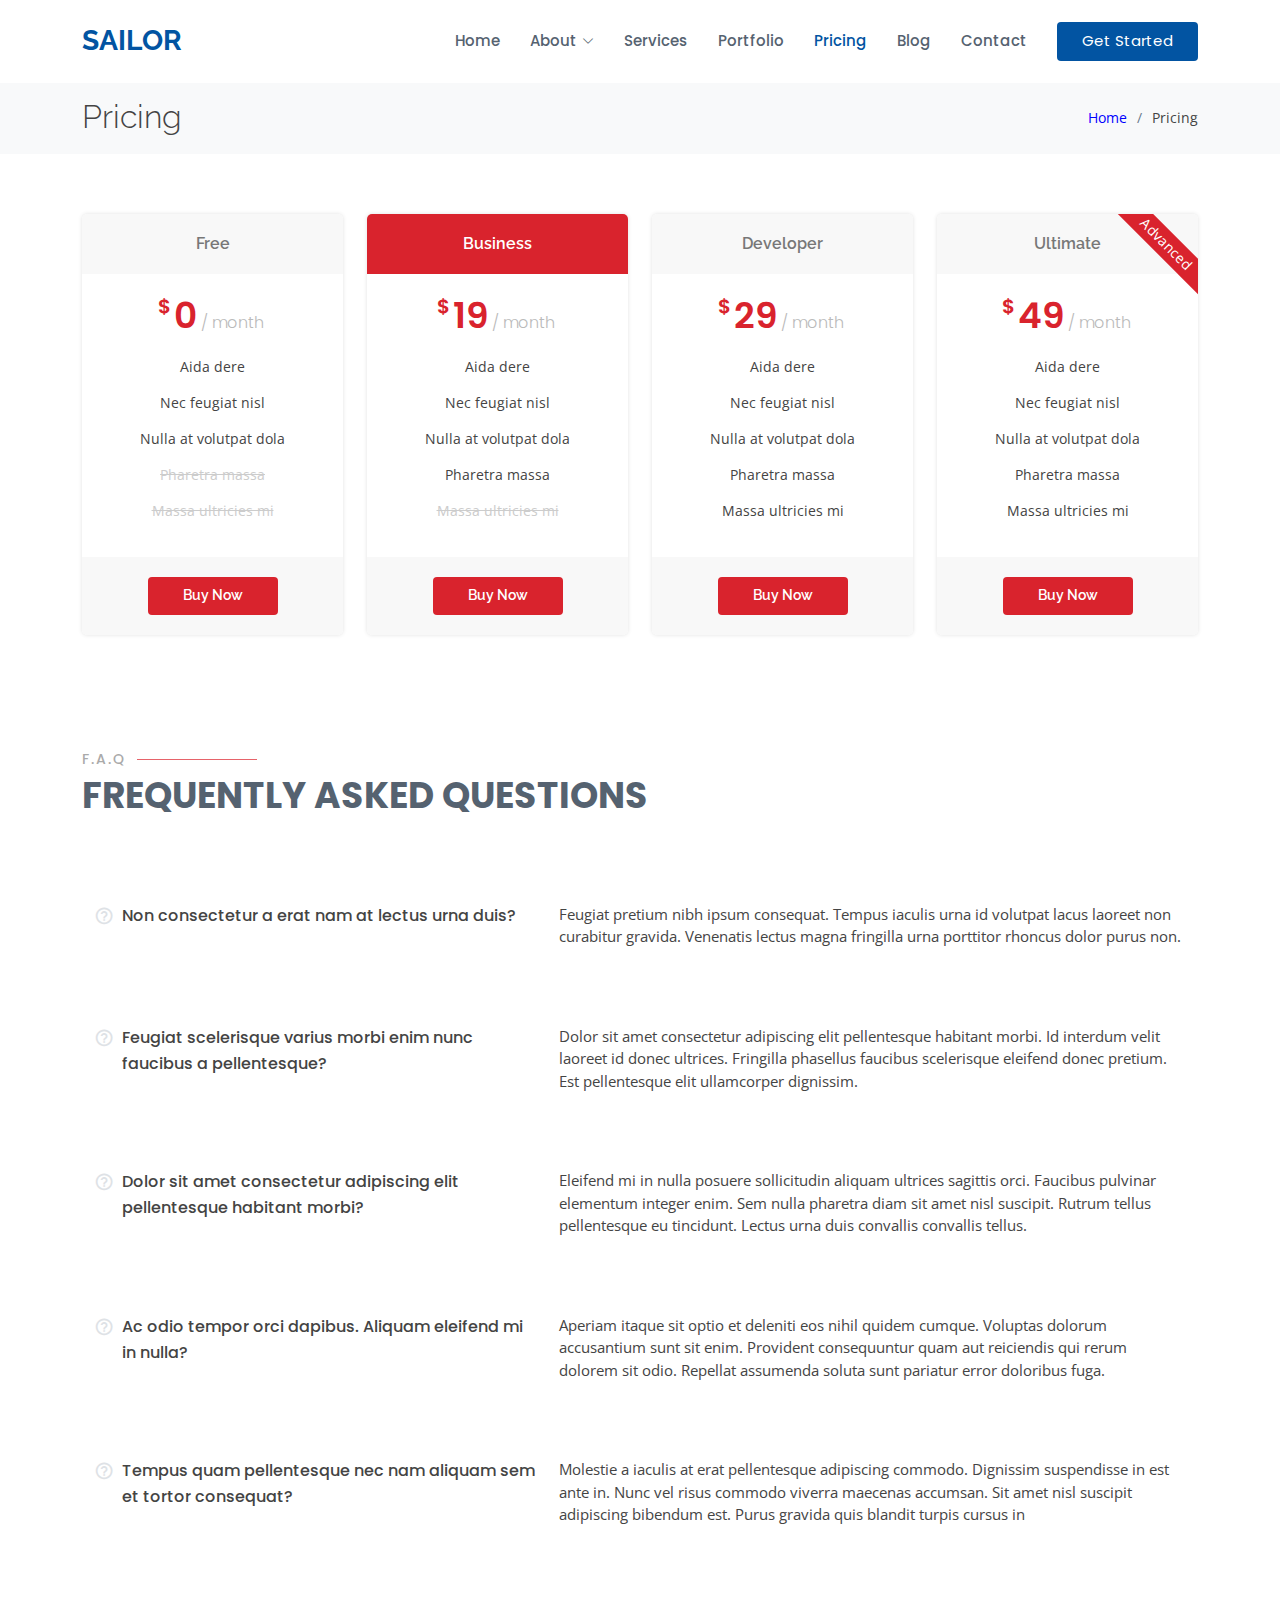
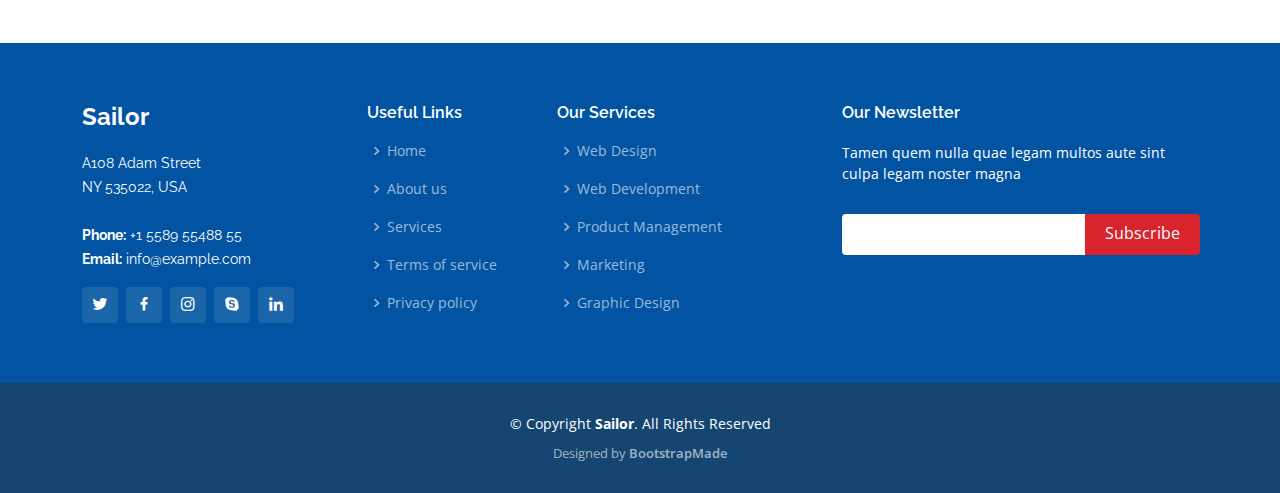
<file: pricing.html>
<!DOCTYPE html>
<html lang="en">

<head>
  <meta charset="utf-8">
  <meta content="width=device-width, initial-scale=1.0" name="viewport">

  <title>Pricing - Sailor Bootstrap Template</title>
  <meta content="" name="description">
  <meta content="" name="keywords">

  <!-- Favicons -->
  <link href="assets/img/favicon.png" rel="icon">
  <link href="assets/img/apple-touch-icon.png" rel="apple-touch-icon">

  <!-- Google Fonts -->
  <link href="https://fonts.googleapis.com/css?family=Open+Sans:300,300i,400,400i,600,600i,700,700i|Raleway:300,300i,400,400i,500,500i,600,600i,700,700i|Poppins:300,300i,400,400i,500,500i,600,600i,700,700i" rel="stylesheet">

  <!-- Vendor CSS Files -->
  <link href="assets/vendor/animate.css/animate.min.css" rel="stylesheet">
  <link href="assets/vendor/bootstrap/css/bootstrap.min.css" rel="stylesheet">
  <link href="assets/vendor/bootstrap-icons/bootstrap-icons.css" rel="stylesheet">
  <link href="assets/vendor/boxicons/css/boxicons.min.css" rel="stylesheet">
  <link href="assets/vendor/glightbox/css/glightbox.min.css" rel="stylesheet">
  <link href="assets/vendor/remixicon/remixicon.css" rel="stylesheet">
  <link href="assets/vendor/swiper/swiper-bundle.min.css" rel="stylesheet">

  <!-- Template Main CSS File -->
  <link href="assets/css/style.css" rel="stylesheet">

  <!-- =======================================================
  * Template Name: Sailor - v4.8.0
  * Template URL: https://bootstrapmade.com/sailor-free-bootstrap-theme/
  * Author: BootstrapMade.com
  * License: https://bootstrapmade.com/license/
  ======================================================== -->
</head>

<body>

  <!-- ======= Header ======= -->
  <header id="header" class="fixed-top d-flex align-items-center">
    <div class="container d-flex align-items-center">

      <h1 class="logo me-auto"><a href="index.html">Sailor</a></h1>
      <!-- Uncomment below if you prefer to use an image logo -->
      <!-- <a href="index.html" class="logo me-auto"><img src="assets/img/logo.png" alt="" class="img-fluid"></a>-->

      <nav id="navbar" class="navbar">
        <ul>
          <li><a href="index.html">Home</a></li>

          <li class="dropdown"><a href="#"><span>About</span> <i class="bi bi-chevron-down"></i></a>
            <ul>
              <li><a href="about.html">About</a></li>
              <li><a href="team.html">Team</a></li>
              <li><a href="testimonials.html">Testimonials</a></li>

              <li class="dropdown"><a href="#"><span>Deep Drop Down</span> <i class="bi bi-chevron-right"></i></a>
                <ul>
                  <li><a href="#">Deep Drop Down 1</a></li>
                  <li><a href="#">Deep Drop Down 2</a></li>
                  <li><a href="#">Deep Drop Down 3</a></li>
                  <li><a href="#">Deep Drop Down 4</a></li>
                  <li><a href="#">Deep Drop Down 5</a></li>
                </ul>
              </li>
            </ul>
          </li>
          <li><a href="services.html">Services</a></li>
          <li><a href="portfolio.html">Portfolio</a></li>
          <li><a href="pricing.html" class="active">Pricing</a></li>
          <li><a href="blog.html">Blog</a></li>

          <li><a href="contact.html">Contact</a></li>
          <li><a href="index.html" class="getstarted">Get Started</a></li>
        </ul>
        <i class="bi bi-list mobile-nav-toggle"></i>
      </nav><!-- .navbar -->

    </div>
  </header><!-- End Header -->

  <main id="main">

    <!-- ======= Breadcrumbs ======= -->
    <section id="breadcrumbs" class="breadcrumbs">
      <div class="container">

        <div class="d-flex justify-content-between align-items-center">
          <h2>Pricing</h2>
          <ol>
            <li><a href="index.html">Home</a></li>
            <li>Pricing</li>
          </ol>
        </div>

      </div>
    </section><!-- End Breadcrumbs -->

    <!-- ======= Pricing Section ======= -->
    <section id="pricing" class="pricing">
      <div class="container">

        <div class="row">

          <div class="col-lg-3 col-md-6">
            <div class="box">
              <h3>Free</h3>
              <h4><sup>$</sup>0<span> / month</span></h4>
              <ul>
                <li>Aida dere</li>
                <li>Nec feugiat nisl</li>
                <li>Nulla at volutpat dola</li>
                <li class="na">Pharetra massa</li>
                <li class="na">Massa ultricies mi</li>
              </ul>
              <div class="btn-wrap">
                <a href="#" class="btn-buy">Buy Now</a>
              </div>
            </div>
          </div>

          <div class="col-lg-3 col-md-6 mt-4 mt-md-0">
            <div class="box featured">
              <h3>Business</h3>
              <h4><sup>$</sup>19<span> / month</span></h4>
              <ul>
                <li>Aida dere</li>
                <li>Nec feugiat nisl</li>
                <li>Nulla at volutpat dola</li>
                <li>Pharetra massa</li>
                <li class="na">Massa ultricies mi</li>
              </ul>
              <div class="btn-wrap">
                <a href="#" class="btn-buy">Buy Now</a>
              </div>
            </div>
          </div>

          <div class="col-lg-3 col-md-6 mt-4 mt-lg-0">
            <div class="box">
              <h3>Developer</h3>
              <h4><sup>$</sup>29<span> / month</span></h4>
              <ul>
                <li>Aida dere</li>
                <li>Nec feugiat nisl</li>
                <li>Nulla at volutpat dola</li>
                <li>Pharetra massa</li>
                <li>Massa ultricies mi</li>
              </ul>
              <div class="btn-wrap">
                <a href="#" class="btn-buy">Buy Now</a>
              </div>
            </div>
          </div>

          <div class="col-lg-3 col-md-6 mt-4 mt-lg-0">
            <div class="box">
              <span class="advanced">Advanced</span>
              <h3>Ultimate</h3>
              <h4><sup>$</sup>49<span> / month</span></h4>
              <ul>
                <li>Aida dere</li>
                <li>Nec feugiat nisl</li>
                <li>Nulla at volutpat dola</li>
                <li>Pharetra massa</li>
                <li>Massa ultricies mi</li>
              </ul>
              <div class="btn-wrap">
                <a href="#" class="btn-buy">Buy Now</a>
              </div>
            </div>
          </div>

        </div>

      </div>
    </section><!-- End Pricing Section -->

    <!-- ======= Frequently Asked Questions Section ======= -->
    <section id="faq" class="faq">
      <div class="container">

        <div class="section-title">
          <h2>F.A.Q</h2>
          <p>Frequently Asked Questions</p>
        </div>

        <div class="row faq-item d-flex align-items-stretch">
          <div class="col-lg-5">
            <i class="bx bx-help-circle"></i>
            <h4>Non consectetur a erat nam at lectus urna duis?</h4>
          </div>
          <div class="col-lg-7">
            <p>
              Feugiat pretium nibh ipsum consequat. Tempus iaculis urna id volutpat lacus laoreet non curabitur gravida. Venenatis lectus magna fringilla urna porttitor rhoncus dolor purus non.
            </p>
          </div>
        </div><!-- End F.A.Q Item-->

        <div class="row faq-item d-flex align-items-stretch">
          <div class="col-lg-5">
            <i class="bx bx-help-circle"></i>
            <h4>Feugiat scelerisque varius morbi enim nunc faucibus a pellentesque?</h4>
          </div>
          <div class="col-lg-7">
            <p>
              Dolor sit amet consectetur adipiscing elit pellentesque habitant morbi. Id interdum velit laoreet id donec ultrices. Fringilla phasellus faucibus scelerisque eleifend donec pretium. Est pellentesque elit ullamcorper dignissim.
            </p>
          </div>
        </div><!-- End F.A.Q Item-->

        <div class="row faq-item d-flex align-items-stretch">
          <div class="col-lg-5">
            <i class="bx bx-help-circle"></i>
            <h4>Dolor sit amet consectetur adipiscing elit pellentesque habitant morbi?</h4>
          </div>
          <div class="col-lg-7">
            <p>
              Eleifend mi in nulla posuere sollicitudin aliquam ultrices sagittis orci. Faucibus pulvinar elementum integer enim. Sem nulla pharetra diam sit amet nisl suscipit. Rutrum tellus pellentesque eu tincidunt. Lectus urna duis convallis convallis tellus.
            </p>
          </div>
        </div><!-- End F.A.Q Item-->

        <div class="row faq-item d-flex align-items-stretch">
          <div class="col-lg-5">
            <i class="bx bx-help-circle"></i>
            <h4>Ac odio tempor orci dapibus. Aliquam eleifend mi in nulla?</h4>
          </div>
          <div class="col-lg-7">
            <p>
              Aperiam itaque sit optio et deleniti eos nihil quidem cumque. Voluptas dolorum accusantium sunt sit enim. Provident consequuntur quam aut reiciendis qui rerum dolorem sit odio. Repellat assumenda soluta sunt pariatur error doloribus fuga.
            </p>
          </div>
        </div><!-- End F.A.Q Item-->

        <div class="row faq-item d-flex align-items-stretch">
          <div class="col-lg-5">
            <i class="bx bx-help-circle"></i>
            <h4>Tempus quam pellentesque nec nam aliquam sem et tortor consequat?</h4>
          </div>
          <div class="col-lg-7">
            <p>
              Molestie a iaculis at erat pellentesque adipiscing commodo. Dignissim suspendisse in est ante in. Nunc vel risus commodo viverra maecenas accumsan. Sit amet nisl suscipit adipiscing bibendum est. Purus gravida quis blandit turpis cursus in
            </p>
          </div>
        </div><!-- End F.A.Q Item-->

      </div>
    </section><!-- End Frequently Asked Questions Section -->

  </main><!-- End #main -->

  <!-- ======= Footer ======= -->
  <footer id="footer">
    <div class="footer-top">
      <div class="container">
        <div class="row">

          <div class="col-lg-3 col-md-6">
            <div class="footer-info">
              <h3>Sailor</h3>
              <p>
                A108 Adam Street <br>
                NY 535022, USA<br><br>
                <strong>Phone:</strong> +1 5589 55488 55<br>
                <strong>Email:</strong> info@example.com<br>
              </p>
              <div class="social-links mt-3">
                <a href="#" class="twitter"><i class="bx bxl-twitter"></i></a>
                <a href="#" class="facebook"><i class="bx bxl-facebook"></i></a>
                <a href="#" class="instagram"><i class="bx bxl-instagram"></i></a>
                <a href="#" class="google-plus"><i class="bx bxl-skype"></i></a>
                <a href="#" class="linkedin"><i class="bx bxl-linkedin"></i></a>
              </div>
            </div>
          </div>

          <div class="col-lg-2 col-md-6 footer-links">
            <h4>Useful Links</h4>
            <ul>
              <li><i class="bx bx-chevron-right"></i> <a href="#">Home</a></li>
              <li><i class="bx bx-chevron-right"></i> <a href="#">About us</a></li>
              <li><i class="bx bx-chevron-right"></i> <a href="#">Services</a></li>
              <li><i class="bx bx-chevron-right"></i> <a href="#">Terms of service</a></li>
              <li><i class="bx bx-chevron-right"></i> <a href="#">Privacy policy</a></li>
            </ul>
          </div>

          <div class="col-lg-3 col-md-6 footer-links">
            <h4>Our Services</h4>
            <ul>
              <li><i class="bx bx-chevron-right"></i> <a href="#">Web Design</a></li>
              <li><i class="bx bx-chevron-right"></i> <a href="#">Web Development</a></li>
              <li><i class="bx bx-chevron-right"></i> <a href="#">Product Management</a></li>
              <li><i class="bx bx-chevron-right"></i> <a href="#">Marketing</a></li>
              <li><i class="bx bx-chevron-right"></i> <a href="#">Graphic Design</a></li>
            </ul>
          </div>

          <div class="col-lg-4 col-md-6 footer-newsletter">
            <h4>Our Newsletter</h4>
            <p>Tamen quem nulla quae legam multos aute sint culpa legam noster magna</p>
            <form action="" method="post">
              <input type="email" name="email"><input type="submit" value="Subscribe">
            </form>

          </div>

        </div>
      </div>
    </div>

    <div class="container">
      <div class="copyright">
        &copy; Copyright <strong><span>Sailor</span></strong>. All Rights Reserved
      </div>
      <div class="credits">
        <!-- All the links in the footer should remain intact. -->
        <!-- You can delete the links only if you purchased the pro version. -->
        <!-- Licensing information: https://bootstrapmade.com/license/ -->
        <!-- Purchase the pro version with working PHP/AJAX contact form: https://bootstrapmade.com/sailor-free-bootstrap-theme/ -->
        Designed by <a href="https://bootstrapmade.com/">BootstrapMade</a>
      </div>
    </div>
  </footer><!-- End Footer -->

  <a href="#" class="back-to-top d-flex align-items-center justify-content-center"><i class="bi bi-arrow-up-short"></i></a>

  <!-- Vendor JS Files -->
  <script src="assets/vendor/bootstrap/js/bootstrap.bundle.min.js"></script>
  <script src="assets/vendor/glightbox/js/glightbox.min.js"></script>
  <script src="assets/vendor/isotope-layout/isotope.pkgd.min.js"></script>
  <script src="assets/vendor/swiper/swiper-bundle.min.js"></script>
  <script src="assets/vendor/waypoints/noframework.waypoints.js"></script>
  <script src="assets/vendor/php-email-form/validate.js"></script>

  <!-- Template Main JS File -->
  <script src="assets/js/main.js"></script>

</body>

</html>
</file>
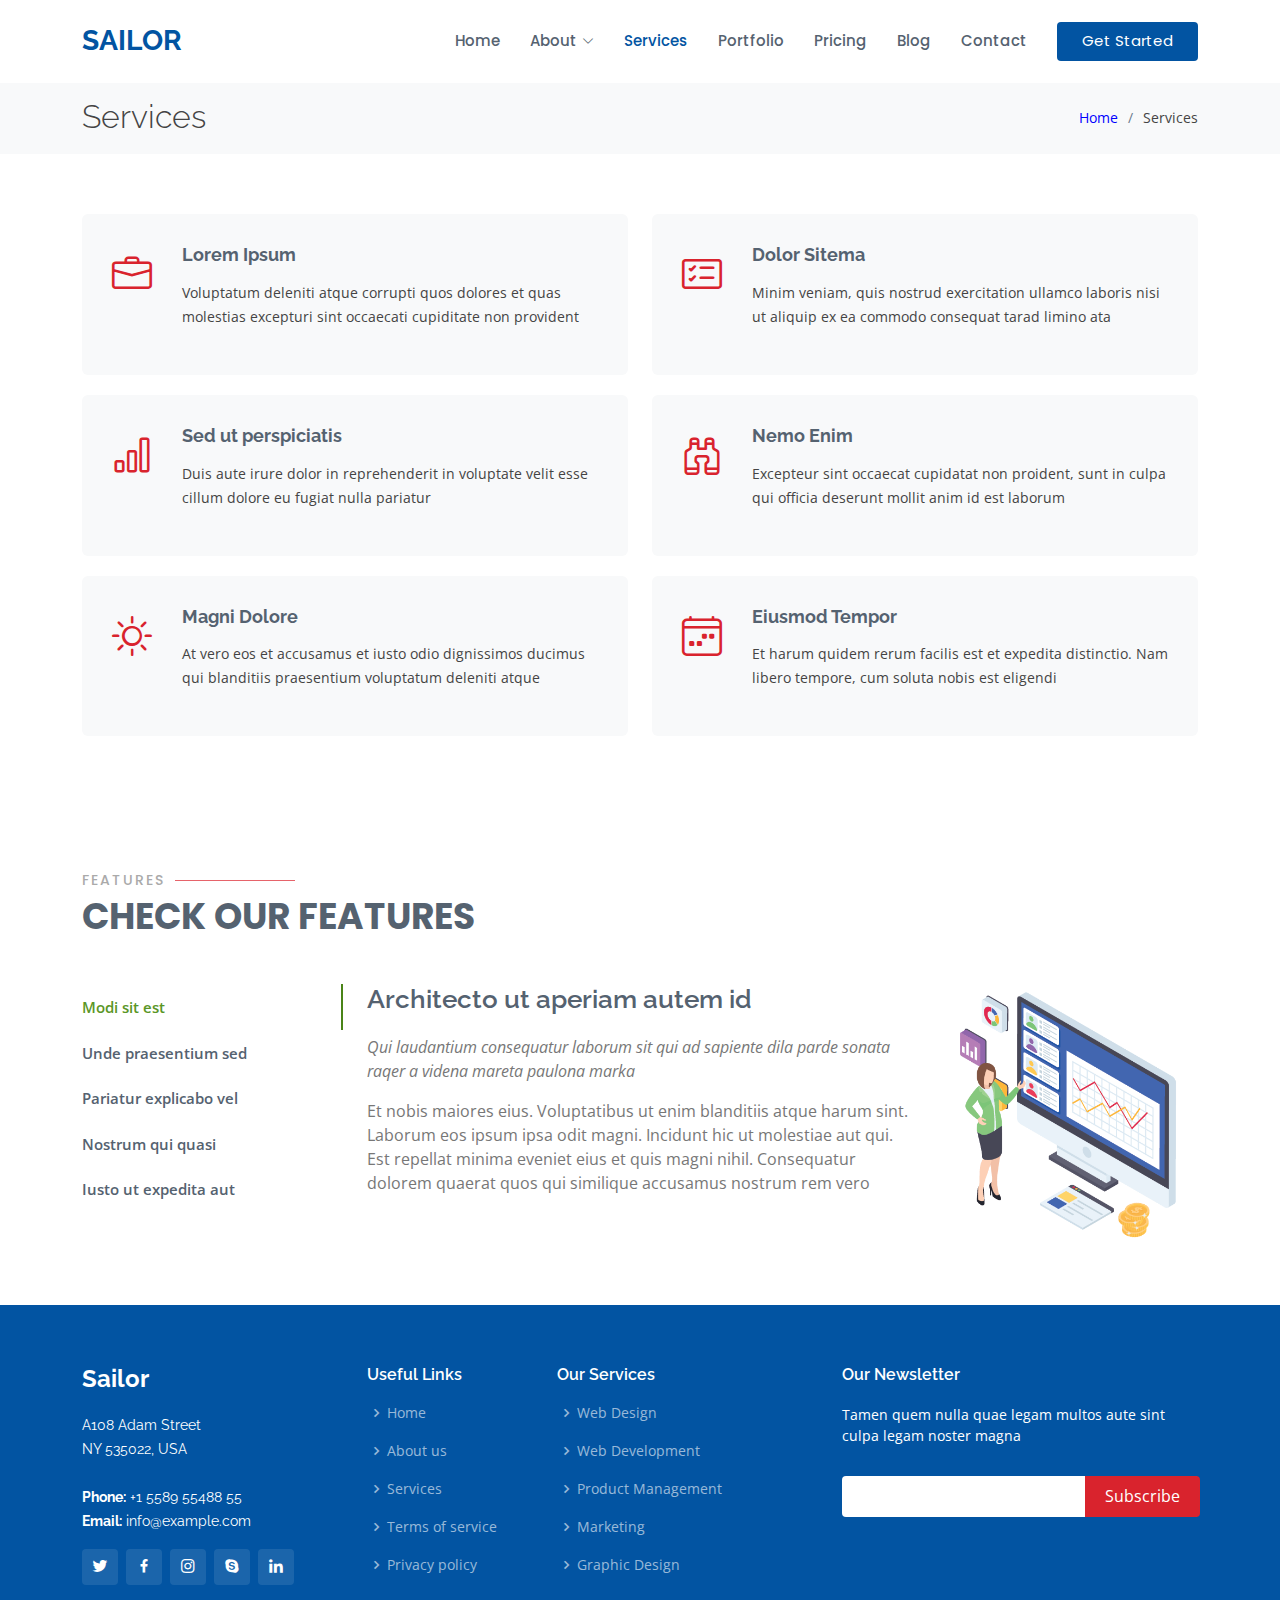
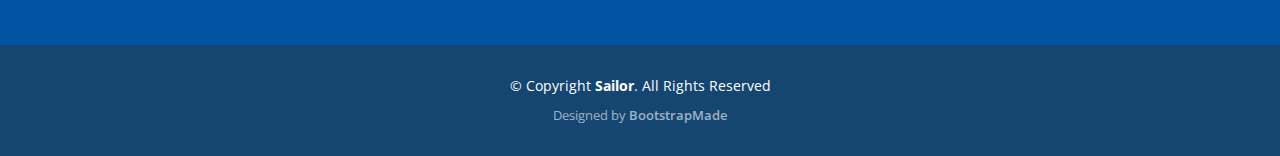
<file: services.html>
<!DOCTYPE html>
<html lang="en">

<head>
  <meta charset="utf-8">
  <meta content="width=device-width, initial-scale=1.0" name="viewport">

  <title>Services - Sailor Bootstrap Template</title>
  <meta content="" name="description">
  <meta content="" name="keywords">

  <!-- Favicons -->
  <link href="assets/img/favicon.png" rel="icon">
  <link href="assets/img/apple-touch-icon.png" rel="apple-touch-icon">

  <!-- Google Fonts -->
  <link href="https://fonts.googleapis.com/css?family=Open+Sans:300,300i,400,400i,600,600i,700,700i|Raleway:300,300i,400,400i,500,500i,600,600i,700,700i|Poppins:300,300i,400,400i,500,500i,600,600i,700,700i" rel="stylesheet">

  <!-- Vendor CSS Files -->
  <link href="assets/vendor/animate.css/animate.min.css" rel="stylesheet">
  <link href="assets/vendor/bootstrap/css/bootstrap.min.css" rel="stylesheet">
  <link href="assets/vendor/bootstrap-icons/bootstrap-icons.css" rel="stylesheet">
  <link href="assets/vendor/boxicons/css/boxicons.min.css" rel="stylesheet">
  <link href="assets/vendor/glightbox/css/glightbox.min.css" rel="stylesheet">
  <link href="assets/vendor/remixicon/remixicon.css" rel="stylesheet">
  <link href="assets/vendor/swiper/swiper-bundle.min.css" rel="stylesheet">

  <!-- Template Main CSS File -->
  <link href="assets/css/style.css" rel="stylesheet">

  <!-- =======================================================
  * Template Name: Sailor - v4.8.0
  * Template URL: https://bootstrapmade.com/sailor-free-bootstrap-theme/
  * Author: BootstrapMade.com
  * License: https://bootstrapmade.com/license/
  ======================================================== -->
</head>

<body>

  <!-- ======= Header ======= -->
  <header id="header" class="fixed-top d-flex align-items-center">
    <div class="container d-flex align-items-center">

      <h1 class="logo me-auto"><a href="index.html">Sailor</a></h1>
      <!-- Uncomment below if you prefer to use an image logo -->
      <!-- <a href="index.html" class="logo me-auto"><img src="assets/img/logo.png" alt="" class="img-fluid"></a>-->

      <nav id="navbar" class="navbar">
        <ul>
          <li><a href="index.html">Home</a></li>

          <li class="dropdown"><a href="#"><span>About</span> <i class="bi bi-chevron-down"></i></a>
            <ul>
              <li><a href="about.html">About</a></li>
              <li><a href="team.html">Team</a></li>
              <li><a href="testimonials.html">Testimonials</a></li>

              <li class="dropdown"><a href="#"><span>Deep Drop Down</span> <i class="bi bi-chevron-right"></i></a>
                <ul>
                  <li><a href="#">Deep Drop Down 1</a></li>
                  <li><a href="#">Deep Drop Down 2</a></li>
                  <li><a href="#">Deep Drop Down 3</a></li>
                  <li><a href="#">Deep Drop Down 4</a></li>
                  <li><a href="#">Deep Drop Down 5</a></li>
                </ul>
              </li>
            </ul>
          </li>
          <li><a href="services.html" class="active">Services</a></li>
          <li><a href="portfolio.html">Portfolio</a></li>
          <li><a href="pricing.html">Pricing</a></li>
          <li><a href="blog.html">Blog</a></li>

          <li><a href="contact.html">Contact</a></li>
          <li><a href="index.html" class="getstarted">Get Started</a></li>
        </ul>
        <i class="bi bi-list mobile-nav-toggle"></i>
      </nav><!-- .navbar -->

    </div>
  </header><!-- End Header -->

  <main id="main">

    <!-- ======= Breadcrumbs ======= -->
    <section id="breadcrumbs" class="breadcrumbs">
      <div class="container">

        <div class="d-flex justify-content-between align-items-center">
          <h2>Services</h2>
          <ol>
            <li><a href="index.html">Home</a></li>
            <li>Services</li>
          </ol>
        </div>

      </div>
    </section><!-- End Breadcrumbs -->

    <!-- ======= Services Section ======= -->
    <section id="services" class="services">
      <div class="container">

        <div class="row">
          <div class="col-md-6">
            <div class="icon-box">
              <i class="bi bi-briefcase"></i>
              <h4><a href="#">Lorem Ipsum</a></h4>
              <p>Voluptatum deleniti atque corrupti quos dolores et quas molestias excepturi sint occaecati cupiditate non provident</p>
            </div>
          </div>
          <div class="col-md-6 mt-4 mt-md-0">
            <div class="icon-box">
              <i class="bi bi-card-checklist"></i>
              <h4><a href="#">Dolor Sitema</a></h4>
              <p>Minim veniam, quis nostrud exercitation ullamco laboris nisi ut aliquip ex ea commodo consequat tarad limino ata</p>
            </div>
          </div>
          <div class="col-md-6 mt-4 mt-md-0">
            <div class="icon-box">
              <i class="bi bi-bar-chart"></i>
              <h4><a href="#">Sed ut perspiciatis</a></h4>
              <p>Duis aute irure dolor in reprehenderit in voluptate velit esse cillum dolore eu fugiat nulla pariatur</p>
            </div>
          </div>
          <div class="col-md-6 mt-4 mt-md-0">
            <div class="icon-box">
              <i class="bi bi-binoculars"></i>
              <h4><a href="#">Nemo Enim</a></h4>
              <p>Excepteur sint occaecat cupidatat non proident, sunt in culpa qui officia deserunt mollit anim id est laborum</p>
            </div>
          </div>
          <div class="col-md-6 mt-4 mt-md-0">
            <div class="icon-box">
              <i class="bi bi-brightness-high"></i>
              <h4><a href="#">Magni Dolore</a></h4>
              <p>At vero eos et accusamus et iusto odio dignissimos ducimus qui blanditiis praesentium voluptatum deleniti atque</p>
            </div>
          </div>
          <div class="col-md-6 mt-4 mt-md-0">
            <div class="icon-box">
              <i class="bi bi-calendar4-week"></i>
              <h4><a href="#">Eiusmod Tempor</a></h4>
              <p>Et harum quidem rerum facilis est et expedita distinctio. Nam libero tempore, cum soluta nobis est eligendi</p>
            </div>
          </div>
        </div>

      </div>
    </section><!-- End Services Section -->

    <!-- ======= Features Section ======= -->
    <section id="features" class="features">
      <div class="container">

        <div class="section-title">
          <h2>Features</h2>
          <p>Check our Features</p>
        </div>

        <div class="row">
          <div class="col-lg-3">
            <ul class="nav nav-tabs flex-column">
              <li class="nav-item">
                <a class="nav-link active show" data-bs-toggle="tab" href="#tab-1">Modi sit est</a>
              </li>
              <li class="nav-item">
                <a class="nav-link" data-bs-toggle="tab" href="#tab-2">Unde praesentium sed</a>
              </li>
              <li class="nav-item">
                <a class="nav-link" data-bs-toggle="tab" href="#tab-3">Pariatur explicabo vel</a>
              </li>
              <li class="nav-item">
                <a class="nav-link" data-bs-toggle="tab" href="#tab-4">Nostrum qui quasi</a>
              </li>
              <li class="nav-item">
                <a class="nav-link" data-bs-toggle="tab" href="#tab-5">Iusto ut expedita aut</a>
              </li>
            </ul>
          </div>
          <div class="col-lg-9 mt-4 mt-lg-0">
            <div class="tab-content">
              <div class="tab-pane active show" id="tab-1">
                <div class="row">
                  <div class="col-lg-8 details order-2 order-lg-1">
                    <h3>Architecto ut aperiam autem id</h3>
                    <p class="fst-italic">Qui laudantium consequatur laborum sit qui ad sapiente dila parde sonata raqer a videna mareta paulona marka</p>
                    <p>Et nobis maiores eius. Voluptatibus ut enim blanditiis atque harum sint. Laborum eos ipsum ipsa odit magni. Incidunt hic ut molestiae aut qui. Est repellat minima eveniet eius et quis magni nihil. Consequatur dolorem quaerat quos qui similique accusamus nostrum rem vero</p>
                  </div>
                  <div class="col-lg-4 text-center order-1 order-lg-2">
                    <img src="assets/img/features-1.png" alt="" class="img-fluid">
                  </div>
                </div>
              </div>
              <div class="tab-pane" id="tab-2">
                <div class="row">
                  <div class="col-lg-8 details order-2 order-lg-1">
                    <h3>Et blanditiis nemo veritatis excepturi</h3>
                    <p class="fst-italic">Qui laudantium consequatur laborum sit qui ad sapiente dila parde sonata raqer a videna mareta paulona marka</p>
                    <p>Ea ipsum voluptatem consequatur quis est. Illum error ullam omnis quia et reiciendis sunt sunt est. Non aliquid repellendus itaque accusamus eius et velit ipsa voluptates. Optio nesciunt eaque beatae accusamus lerode pakto madirna desera vafle de nideran pal</p>
                  </div>
                  <div class="col-lg-4 text-center order-1 order-lg-2">
                    <img src="assets/img/features-2.png" alt="" class="img-fluid">
                  </div>
                </div>
              </div>
              <div class="tab-pane" id="tab-3">
                <div class="row">
                  <div class="col-lg-8 details order-2 order-lg-1">
                    <h3>Impedit facilis occaecati odio neque aperiam sit</h3>
                    <p class="fst-italic">Eos voluptatibus quo. Odio similique illum id quidem non enim fuga. Qui natus non sunt dicta dolor et. In asperiores velit quaerat perferendis aut</p>
                    <p>Iure officiis odit rerum. Harum sequi eum illum corrupti culpa veritatis quisquam. Neque necessitatibus illo rerum eum ut. Commodi ipsam minima molestiae sed laboriosam a iste odio. Earum odit nesciunt fugiat sit ullam. Soluta et harum voluptatem optio quae</p>
                  </div>
                  <div class="col-lg-4 text-center order-1 order-lg-2">
                    <img src="assets/img/features-3.png" alt="" class="img-fluid">
                  </div>
                </div>
              </div>
              <div class="tab-pane" id="tab-4">
                <div class="row">
                  <div class="col-lg-8 details order-2 order-lg-1">
                    <h3>Fuga dolores inventore laboriosam ut est accusamus laboriosam dolore</h3>
                    <p class="fst-italic">Totam aperiam accusamus. Repellat consequuntur iure voluptas iure porro quis delectus</p>
                    <p>Eaque consequuntur consequuntur libero expedita in voluptas. Nostrum ipsam necessitatibus aliquam fugiat debitis quis velit. Eum ex maxime error in consequatur corporis atque. Eligendi asperiores sed qui veritatis aperiam quia a laborum inventore</p>
                  </div>
                  <div class="col-lg-4 text-center order-1 order-lg-2">
                    <img src="assets/img/features-4.png" alt="" class="img-fluid">
                  </div>
                </div>
              </div>
              <div class="tab-pane" id="tab-5">
                <div class="row">
                  <div class="col-lg-8 details order-2 order-lg-1">
                    <h3>Est eveniet ipsam sindera pad rone matrelat sando reda</h3>
                    <p class="fst-italic">Omnis blanditiis saepe eos autem qui sunt debitis porro quia.</p>
                    <p>Exercitationem nostrum omnis. Ut reiciendis repudiandae minus. Omnis recusandae ut non quam ut quod eius qui. Ipsum quia odit vero atque qui quibusdam amet. Occaecati sed est sint aut vitae molestiae voluptate vel</p>
                  </div>
                  <div class="col-lg-4 text-center order-1 order-lg-2">
                    <img src="assets/img/features-5.png" alt="" class="img-fluid">
                  </div>
                </div>
              </div>
            </div>
          </div>
        </div>

      </div>
    </section><!-- End Features Section -->

  </main><!-- End #main -->

  <!-- ======= Footer ======= -->
  <footer id="footer">
    <div class="footer-top">
      <div class="container">
        <div class="row">

          <div class="col-lg-3 col-md-6">
            <div class="footer-info">
              <h3>Sailor</h3>
              <p>
                A108 Adam Street <br>
                NY 535022, USA<br><br>
                <strong>Phone:</strong> +1 5589 55488 55<br>
                <strong>Email:</strong> info@example.com<br>
              </p>
              <div class="social-links mt-3">
                <a href="#" class="twitter"><i class="bx bxl-twitter"></i></a>
                <a href="#" class="facebook"><i class="bx bxl-facebook"></i></a>
                <a href="#" class="instagram"><i class="bx bxl-instagram"></i></a>
                <a href="#" class="google-plus"><i class="bx bxl-skype"></i></a>
                <a href="#" class="linkedin"><i class="bx bxl-linkedin"></i></a>
              </div>
            </div>
          </div>

          <div class="col-lg-2 col-md-6 footer-links">
            <h4>Useful Links</h4>
            <ul>
              <li><i class="bx bx-chevron-right"></i> <a href="#">Home</a></li>
              <li><i class="bx bx-chevron-right"></i> <a href="#">About us</a></li>
              <li><i class="bx bx-chevron-right"></i> <a href="#">Services</a></li>
              <li><i class="bx bx-chevron-right"></i> <a href="#">Terms of service</a></li>
              <li><i class="bx bx-chevron-right"></i> <a href="#">Privacy policy</a></li>
            </ul>
          </div>

          <div class="col-lg-3 col-md-6 footer-links">
            <h4>Our Services</h4>
            <ul>
              <li><i class="bx bx-chevron-right"></i> <a href="#">Web Design</a></li>
              <li><i class="bx bx-chevron-right"></i> <a href="#">Web Development</a></li>
              <li><i class="bx bx-chevron-right"></i> <a href="#">Product Management</a></li>
              <li><i class="bx bx-chevron-right"></i> <a href="#">Marketing</a></li>
              <li><i class="bx bx-chevron-right"></i> <a href="#">Graphic Design</a></li>
            </ul>
          </div>

          <div class="col-lg-4 col-md-6 footer-newsletter">
            <h4>Our Newsletter</h4>
            <p>Tamen quem nulla quae legam multos aute sint culpa legam noster magna</p>
            <form action="" method="post">
              <input type="email" name="email"><input type="submit" value="Subscribe">
            </form>

          </div>

        </div>
      </div>
    </div>

    <div class="container">
      <div class="copyright">
        &copy; Copyright <strong><span>Sailor</span></strong>. All Rights Reserved
      </div>
      <div class="credits">
        <!-- All the links in the footer should remain intact. -->
        <!-- You can delete the links only if you purchased the pro version. -->
        <!-- Licensing information: https://bootstrapmade.com/license/ -->
        <!-- Purchase the pro version with working PHP/AJAX contact form: https://bootstrapmade.com/sailor-free-bootstrap-theme/ -->
        Designed by <a href="https://bootstrapmade.com/">BootstrapMade</a>
      </div>
    </div>
  </footer><!-- End Footer -->

  <a href="#" class="back-to-top d-flex align-items-center justify-content-center"><i class="bi bi-arrow-up-short"></i></a>

  <!-- Vendor JS Files -->
  <script src="assets/vendor/bootstrap/js/bootstrap.bundle.min.js"></script>
  <script src="assets/vendor/glightbox/js/glightbox.min.js"></script>
  <script src="assets/vendor/isotope-layout/isotope.pkgd.min.js"></script>
  <script src="assets/vendor/swiper/swiper-bundle.min.js"></script>
  <script src="assets/vendor/waypoints/noframework.waypoints.js"></script>
  <script src="assets/vendor/php-email-form/validate.js"></script>

  <!-- Template Main JS File -->
  <script src="assets/js/main.js"></script>

</body>

</html>
</file>
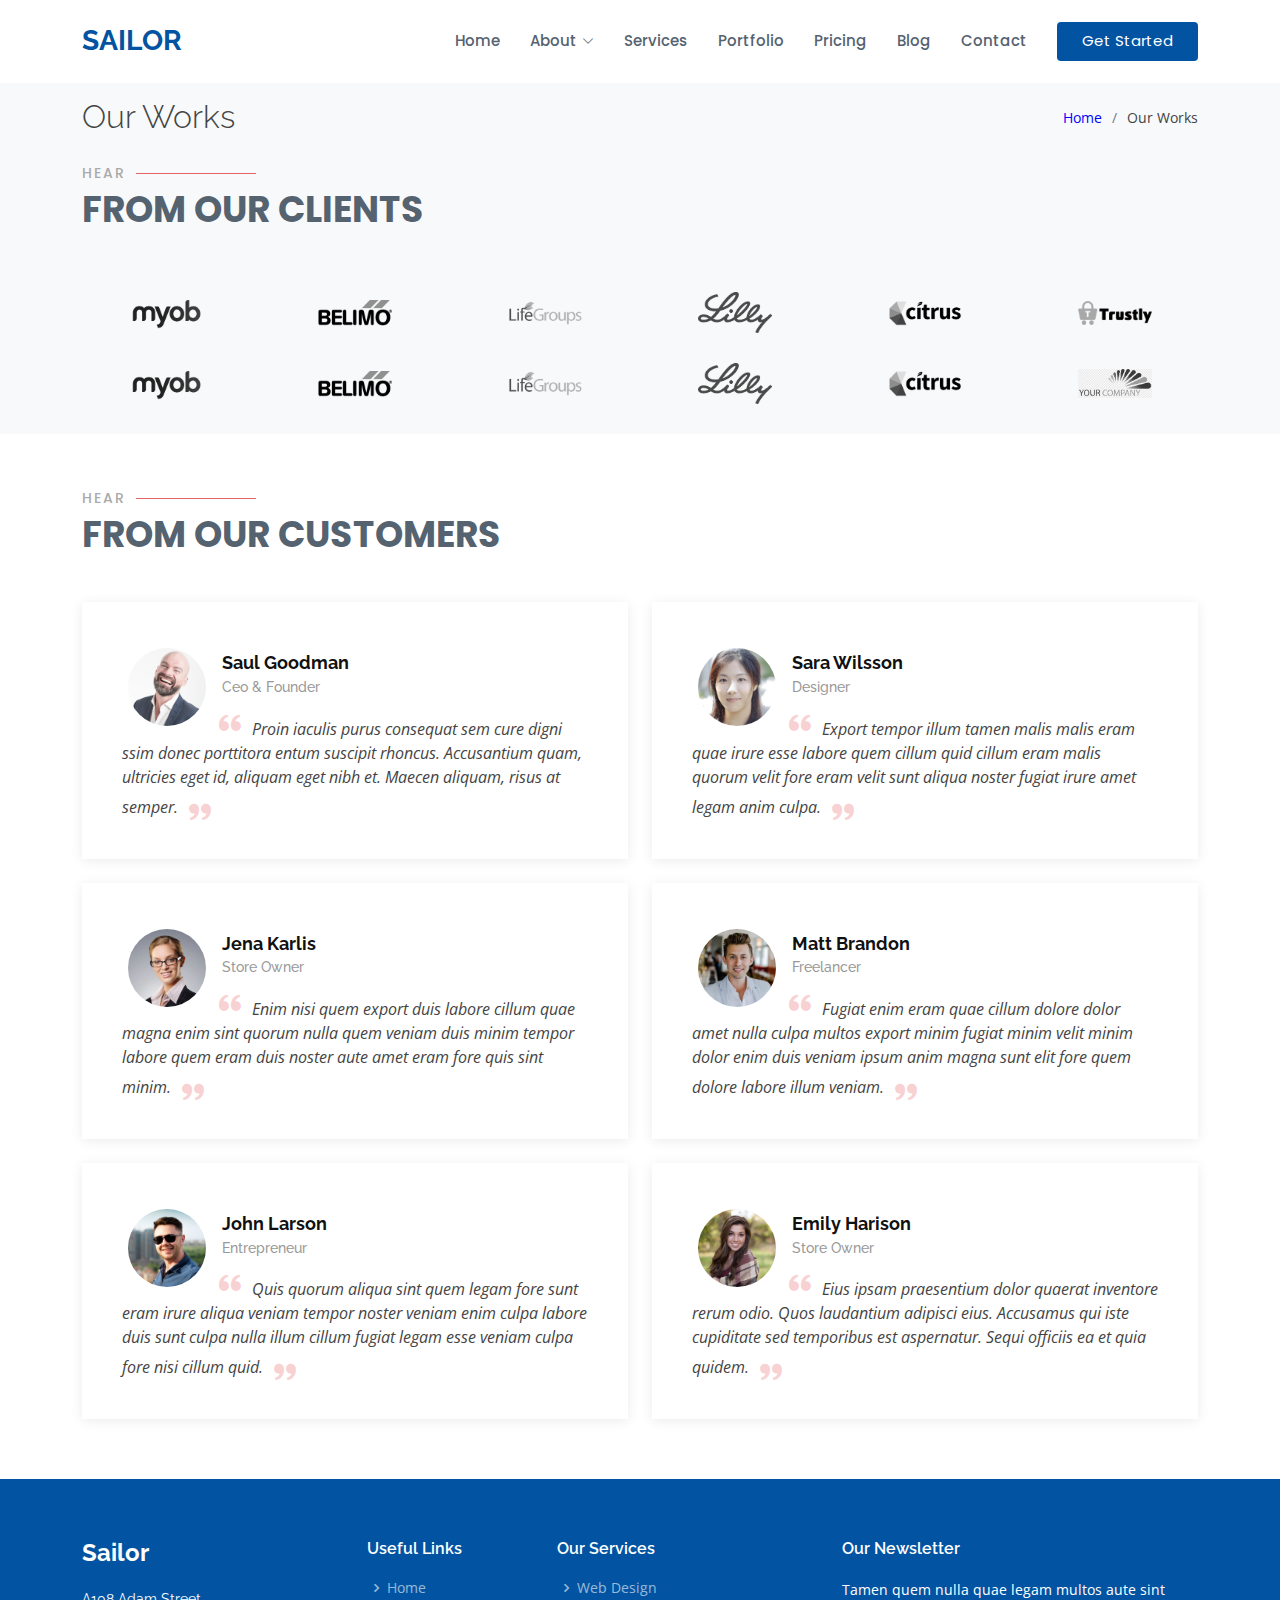
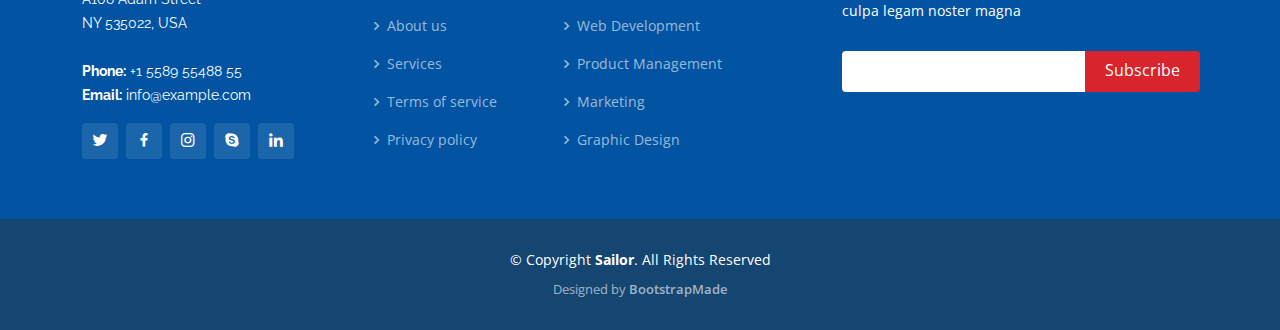
<file: testimonials.html>
<!DOCTYPE html>
<html lang="en">

<head>
  <meta charset="utf-8">
  <meta content="width=device-width, initial-scale=1.0" name="viewport">

  <title>Testimonials - Sailor Bootstrap Template</title>
  <meta content="" name="description">
  <meta content="" name="keywords">

  <!-- Favicons -->
  <link href="assets/img/favicon.png" rel="icon">
  <link href="assets/img/apple-touch-icon.png" rel="apple-touch-icon">

  <!-- Google Fonts -->
  <link href="https://fonts.googleapis.com/css?family=Open+Sans:300,300i,400,400i,600,600i,700,700i|Raleway:300,300i,400,400i,500,500i,600,600i,700,700i|Poppins:300,300i,400,400i,500,500i,600,600i,700,700i" rel="stylesheet">

  <!-- Vendor CSS Files -->
  <link href="assets/vendor/animate.css/animate.min.css" rel="stylesheet">
  <link href="assets/vendor/bootstrap/css/bootstrap.min.css" rel="stylesheet">
  <link href="assets/vendor/bootstrap-icons/bootstrap-icons.css" rel="stylesheet">
  <link href="assets/vendor/boxicons/css/boxicons.min.css" rel="stylesheet">
  <link href="assets/vendor/glightbox/css/glightbox.min.css" rel="stylesheet">
  <link href="assets/vendor/remixicon/remixicon.css" rel="stylesheet">
  <link href="assets/vendor/swiper/swiper-bundle.min.css" rel="stylesheet">

  <!-- Template Main CSS File -->
  <link href="assets/css/style.css" rel="stylesheet">

  <!-- =======================================================
  * Template Name: Sailor - v4.8.0
  * Template URL: https://bootstrapmade.com/sailor-free-bootstrap-theme/
  * Author: BootstrapMade.com
  * License: https://bootstrapmade.com/license/
  ======================================================== -->
</head>

<body>

  <!-- ======= Header ======= -->
  <header id="header" class="fixed-top d-flex align-items-center">
    <div class="container d-flex align-items-center">

      <h1 class="logo me-auto"><a href="index.html">Sailor</a></h1>
      <!-- Uncomment below if you prefer to use an image logo -->
      <!-- <a href="index.html" class="logo me-auto"><img src="assets/img/logo.png" alt="" class="img-fluid"></a>-->

      <nav id="navbar" class="navbar">
        <ul>
          <li><a href="index.html">Home</a></li>

          <li class="dropdown"><a href="#"><span>About</span> <i class="bi bi-chevron-down"></i></a>
            <ul>
              <li><a href="about.html">About</a></li>
              <li><a href="team.html">Team</a></li>
              <li><a href="testimonials.html" class="active">Testimonials</a></li>

              <li class="dropdown"><a href="#"><span>Deep Drop Down</span> <i class="bi bi-chevron-right"></i></a>
                <ul>
                  <li><a href="#">Deep Drop Down 1</a></li>
                  <li><a href="#">Deep Drop Down 2</a></li>
                  <li><a href="#">Deep Drop Down 3</a></li>
                  <li><a href="#">Deep Drop Down 4</a></li>
                  <li><a href="#">Deep Drop Down 5</a></li>
                </ul>
              </li>
            </ul>
          </li>
          <li><a href="services.html">Services</a></li>
          <li><a href="portfolio.html">Portfolio</a></li>
          <li><a href="pricing.html">Pricing</a></li>
          <li><a href="blog.html">Blog</a></li>

          <li><a href="contact.html">Contact</a></li>
          <li><a href="index.html" class="getstarted">Get Started</a></li>
        </ul>
        <i class="bi bi-list mobile-nav-toggle"></i>
      </nav><!-- .navbar -->

    </div>
  </header><!-- End Header -->

  <main id="main">

    <!-- ======= Breadcrumbs ======= -->
    <section id="breadcrumbs" class="breadcrumbs">
      <div class="container">

        <div class="d-flex justify-content-between align-items-center">
          <h2>Our Works</h2>
          <ol>
            <li><a href="index.html">Home</a></li>
            <li>Our Works</li>
          </ol>
        </div>

      </div>
    </section><!-- End Breadcrumbs -->


    <section id="clients" class="clients section-bg">
      <div class="container">

        <div class="row">

          <div class="section-title">
            <h2>Hear</h2>
            <p>From our Clients</p>
          </div>
          <div class="col-lg-2 col-md-4 col-6 d-flex align-items-center justify-content-center">
            <img src="assets/img/clients/client-1.png" class="img-fluid" alt="">
          </div>

          <div class="col-lg-2 col-md-4 col-6 d-flex align-items-center justify-content-center">
            <img src="assets/img/clients/client-2.png" class="img-fluid" alt="">
          </div>

          <div class="col-lg-2 col-md-4 col-6 d-flex align-items-center justify-content-center">
            <img src="assets/img/clients/client-3.png" class="img-fluid" alt="">
          </div>

          <div class="col-lg-2 col-md-4 col-6 d-flex align-items-center justify-content-center">
            <img src="assets/img/clients/client-4.png" class="img-fluid" alt="">
          </div>

          <div class="col-lg-2 col-md-4 col-6 d-flex align-items-center justify-content-center">
            <img src="assets/img/clients/client-5.png" class="img-fluid" alt="">
          </div>

          <div class="col-lg-2 col-md-4 col-6 d-flex align-items-center justify-content-center">
            <img src="assets/img/clients/client-6.png" class="img-fluid" alt="">
          </div>

          <div class="col-lg-2 col-md-4 col-6 d-flex align-items-center justify-content-center">
            <img src="assets/img/clients/client-1.png" class="img-fluid" alt="">
          </div>

          <div class="col-lg-2 col-md-4 col-6 d-flex align-items-center justify-content-center">
            <img src="assets/img/clients/client-2.png" class="img-fluid" alt="">
          </div>

          <div class="col-lg-2 col-md-4 col-6 d-flex align-items-center justify-content-center">
            <img src="assets/img/clients/client-3.png" class="img-fluid" alt="">
          </div>

          <div class="col-lg-2 col-md-4 col-6 d-flex align-items-center justify-content-center">
            <img src="assets/img/clients/client-4.png" class="img-fluid" alt="">
          </div>

          <div class="col-lg-2 col-md-4 col-6 d-flex align-items-center justify-content-center">
            <img src="assets/img/clients/client-5.png" class="img-fluid" alt="">
          </div>

          <div class="col-lg-2 col-md-4 col-6 d-flex align-items-center justify-content-center">
            <img src="assets/img/clients/test-image.png" class="img-fluid" alt="">
          </div>

        </div>

      </div>
    </section><!-- End Clients Section -->

    <!-- ======= Testimonials Section ======= -->
    <section id="testimonials" class="testimonials">
      <div class="container">

        <div class="row">
          <div class="section-title">
            <h2>Hear</h2>
            <p>From our Customers</p>
          </div>
          <div class="col-lg-6">
            <div class="testimonial-item">
              <img src="assets/img/testimonials/testimonials-1.jpg" class="testimonial-img" alt="">
              <h3>Saul Goodman</h3>
              <h4>Ceo &amp; Founder</h4>
              <p>
                <i class="bx bxs-quote-alt-left quote-icon-left"></i>
                Proin iaculis purus consequat sem cure digni ssim donec porttitora entum suscipit rhoncus. Accusantium quam, ultricies eget id, aliquam eget nibh et. Maecen aliquam, risus at semper.
                <i class="bx bxs-quote-alt-right quote-icon-right"></i>
              </p>
            </div>
          </div>

          <div class="col-lg-6">
            <div class="testimonial-item mt-4 mt-lg-0">
              <img src="assets/img/testimonials/testimonials-2.jpg" class="testimonial-img" alt="">
              <h3>Sara Wilsson</h3>
              <h4>Designer</h4>
              <p>
                <i class="bx bxs-quote-alt-left quote-icon-left"></i>
                Export tempor illum tamen malis malis eram quae irure esse labore quem cillum quid cillum eram malis quorum velit fore eram velit sunt aliqua noster fugiat irure amet legam anim culpa.
                <i class="bx bxs-quote-alt-right quote-icon-right"></i>
              </p>
            </div>
          </div>

          <div class="col-lg-6">
            <div class="testimonial-item mt-4">
              <img src="assets/img/testimonials/testimonials-3.jpg" class="testimonial-img" alt="">
              <h3>Jena Karlis</h3>
              <h4>Store Owner</h4>
              <p>
                <i class="bx bxs-quote-alt-left quote-icon-left"></i>
                Enim nisi quem export duis labore cillum quae magna enim sint quorum nulla quem veniam duis minim tempor labore quem eram duis noster aute amet eram fore quis sint minim.
                <i class="bx bxs-quote-alt-right quote-icon-right"></i>
              </p>
            </div>
          </div>

          <div class="col-lg-6">
            <div class="testimonial-item mt-4">
              <img src="assets/img/testimonials/testimonials-4.jpg" class="testimonial-img" alt="">
              <h3>Matt Brandon</h3>
              <h4>Freelancer</h4>
              <p>
                <i class="bx bxs-quote-alt-left quote-icon-left"></i>
                Fugiat enim eram quae cillum dolore dolor amet nulla culpa multos export minim fugiat minim velit minim dolor enim duis veniam ipsum anim magna sunt elit fore quem dolore labore illum veniam.
                <i class="bx bxs-quote-alt-right quote-icon-right"></i>
              </p>
            </div>
          </div>

          <div class="col-lg-6">
            <div class="testimonial-item mt-4">
              <img src="assets/img/testimonials/testimonials-5.jpg" class="testimonial-img" alt="">
              <h3>John Larson</h3>
              <h4>Entrepreneur</h4>
              <p>
                <i class="bx bxs-quote-alt-left quote-icon-left"></i>
                Quis quorum aliqua sint quem legam fore sunt eram irure aliqua veniam tempor noster veniam enim culpa labore duis sunt culpa nulla illum cillum fugiat legam esse veniam culpa fore nisi cillum quid.
                <i class="bx bxs-quote-alt-right quote-icon-right"></i>
              </p>
            </div>
          </div>

          <div class="col-lg-6">
            <div class="testimonial-item mt-4">
              <img src="assets/img/testimonials/testimonials-6.jpg" class="testimonial-img" alt="">
              <h3>Emily Harison</h3>
              <h4>Store Owner</h4>
              <p>
                <i class="bx bxs-quote-alt-left quote-icon-left"></i>
                Eius ipsam praesentium dolor quaerat inventore rerum odio. Quos laudantium adipisci eius. Accusamus qui iste cupiditate sed temporibus est aspernatur. Sequi officiis ea et quia quidem.
                <i class="bx bxs-quote-alt-right quote-icon-right"></i>
              </p>
            </div>
          </div>

        </div>

      </div>
    </section><!-- End Testimonials Section -->

  </main><!-- End #main -->

  <!-- ======= Footer ======= -->
  <footer id="footer">
    <div class="footer-top">
      <div class="container">
        <div class="row">

          <div class="col-lg-3 col-md-6">
            <div class="footer-info">
              <h3>Sailor</h3>
              <p>
                A108 Adam Street <br>
                NY 535022, USA<br><br>
                <strong>Phone:</strong> +1 5589 55488 55<br>
                <strong>Email:</strong> info@example.com<br>
              </p>
              <div class="social-links mt-3">
                <a href="#" class="twitter"><i class="bx bxl-twitter"></i></a>
                <a href="#" class="facebook"><i class="bx bxl-facebook"></i></a>
                <a href="#" class="instagram"><i class="bx bxl-instagram"></i></a>
                <a href="#" class="google-plus"><i class="bx bxl-skype"></i></a>
                <a href="#" class="linkedin"><i class="bx bxl-linkedin"></i></a>
              </div>
            </div>
          </div>

          <div class="col-lg-2 col-md-6 footer-links">
            <h4>Useful Links</h4>
            <ul>
              <li><i class="bx bx-chevron-right"></i> <a href="#">Home</a></li>
              <li><i class="bx bx-chevron-right"></i> <a href="#">About us</a></li>
              <li><i class="bx bx-chevron-right"></i> <a href="#">Services</a></li>
              <li><i class="bx bx-chevron-right"></i> <a href="#">Terms of service</a></li>
              <li><i class="bx bx-chevron-right"></i> <a href="#">Privacy policy</a></li>
            </ul>
          </div>

          <div class="col-lg-3 col-md-6 footer-links">
            <h4>Our Services</h4>
            <ul>
              <li><i class="bx bx-chevron-right"></i> <a href="#">Web Design</a></li>
              <li><i class="bx bx-chevron-right"></i> <a href="#">Web Development</a></li>
              <li><i class="bx bx-chevron-right"></i> <a href="#">Product Management</a></li>
              <li><i class="bx bx-chevron-right"></i> <a href="#">Marketing</a></li>
              <li><i class="bx bx-chevron-right"></i> <a href="#">Graphic Design</a></li>
            </ul>
          </div>

          <div class="col-lg-4 col-md-6 footer-newsletter">
            <h4>Our Newsletter</h4>
            <p>Tamen quem nulla quae legam multos aute sint culpa legam noster magna</p>
            <form action="" method="post">
              <input type="email" name="email"><input type="submit" value="Subscribe">
            </form>

          </div>

        </div>
      </div>
    </div>

    <div class="container">
      <div class="copyright">
        &copy; Copyright <strong><span>Sailor</span></strong>. All Rights Reserved
      </div>
      <div class="credits">
        <!-- All the links in the footer should remain intact. -->
        <!-- You can delete the links only if you purchased the pro version. -->
        <!-- Licensing information: https://bootstrapmade.com/license/ -->
        <!-- Purchase the pro version with working PHP/AJAX contact form: https://bootstrapmade.com/sailor-free-bootstrap-theme/ -->
        Designed by <a href="https://bootstrapmade.com/">BootstrapMade</a>
      </div>
    </div>
  </footer><!-- End Footer -->

  <a href="#" class="back-to-top d-flex align-items-center justify-content-center"><i class="bi bi-arrow-up-short"></i></a>

  <!-- Vendor JS Files -->
  <script src="assets/vendor/bootstrap/js/bootstrap.bundle.min.js"></script>
  <script src="assets/vendor/glightbox/js/glightbox.min.js"></script>
  <script src="assets/vendor/isotope-layout/isotope.pkgd.min.js"></script>
  <script src="assets/vendor/swiper/swiper-bundle.min.js"></script>
  <script src="assets/vendor/waypoints/noframework.waypoints.js"></script>
  <script src="assets/vendor/php-email-form/validate.js"></script>

  <!-- Template Main JS File -->
  <script src="assets/js/main.js"></script>

</body>

</html>
</file>
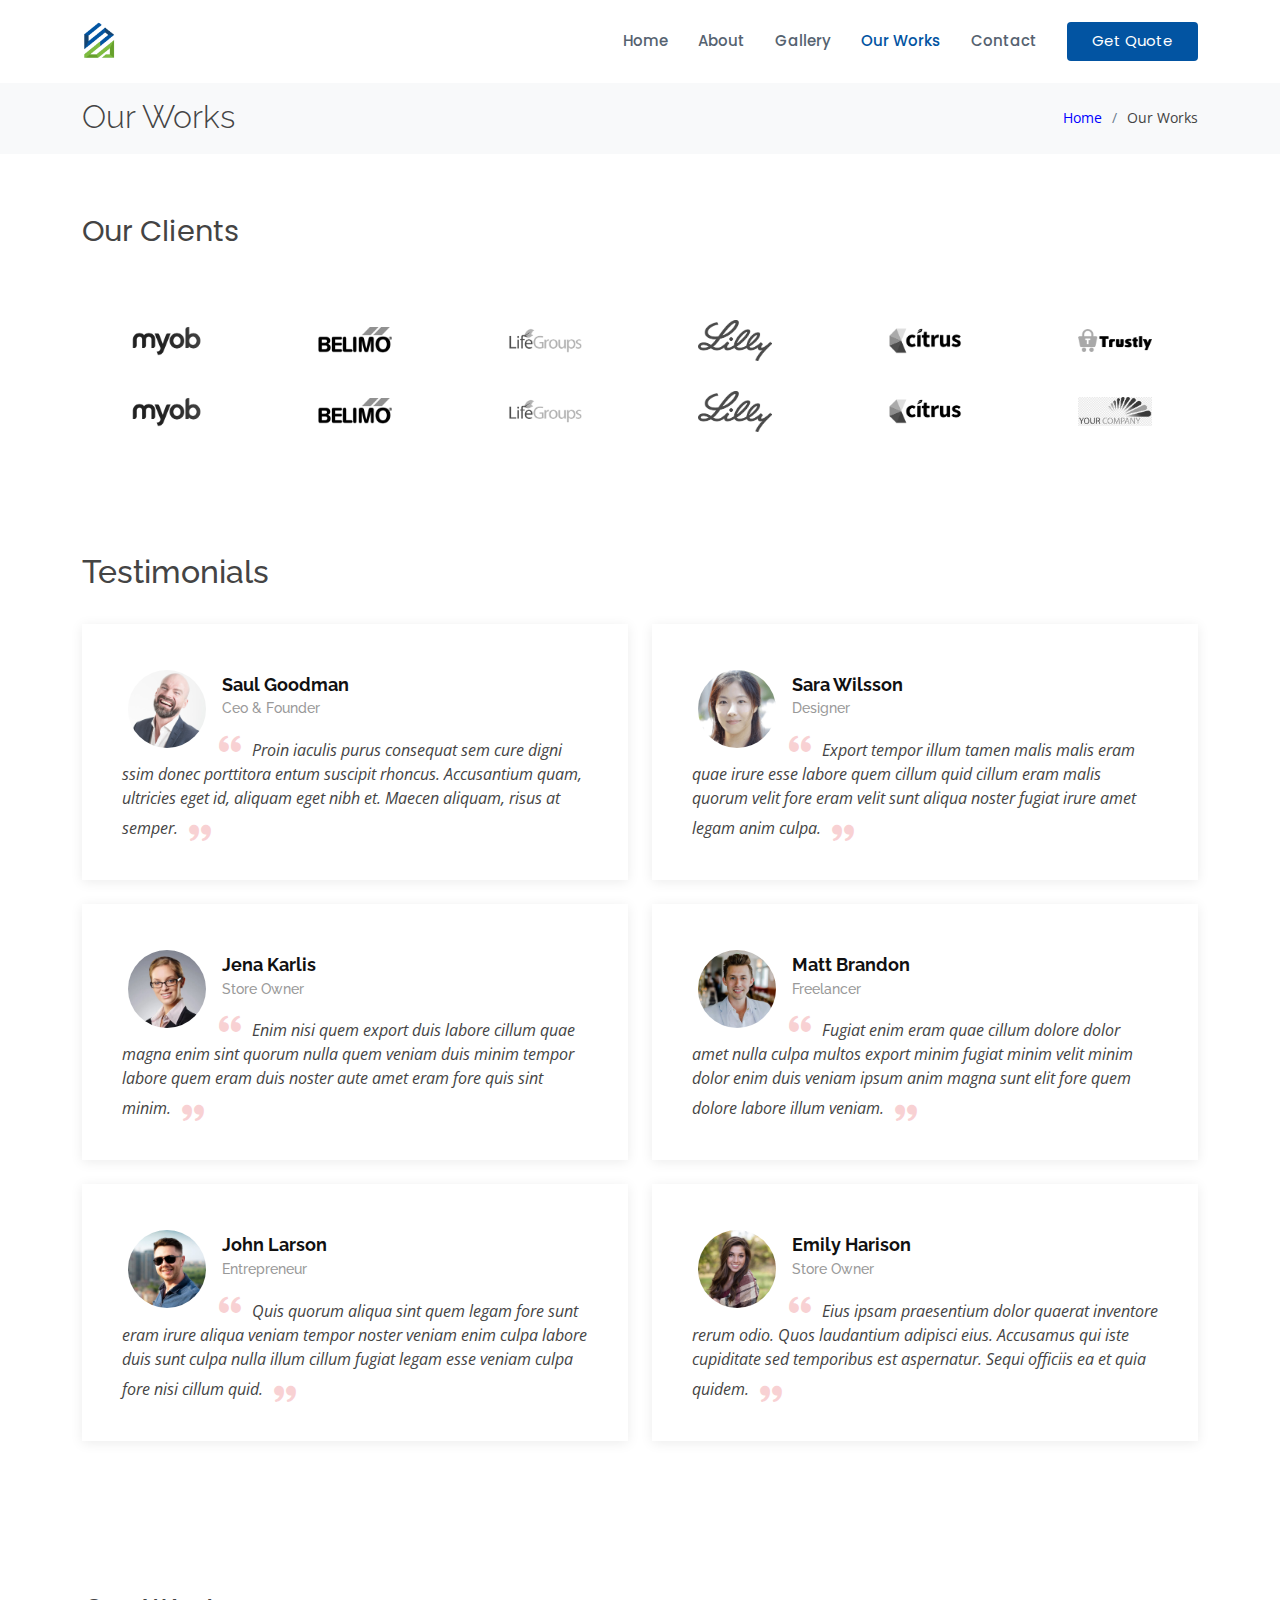
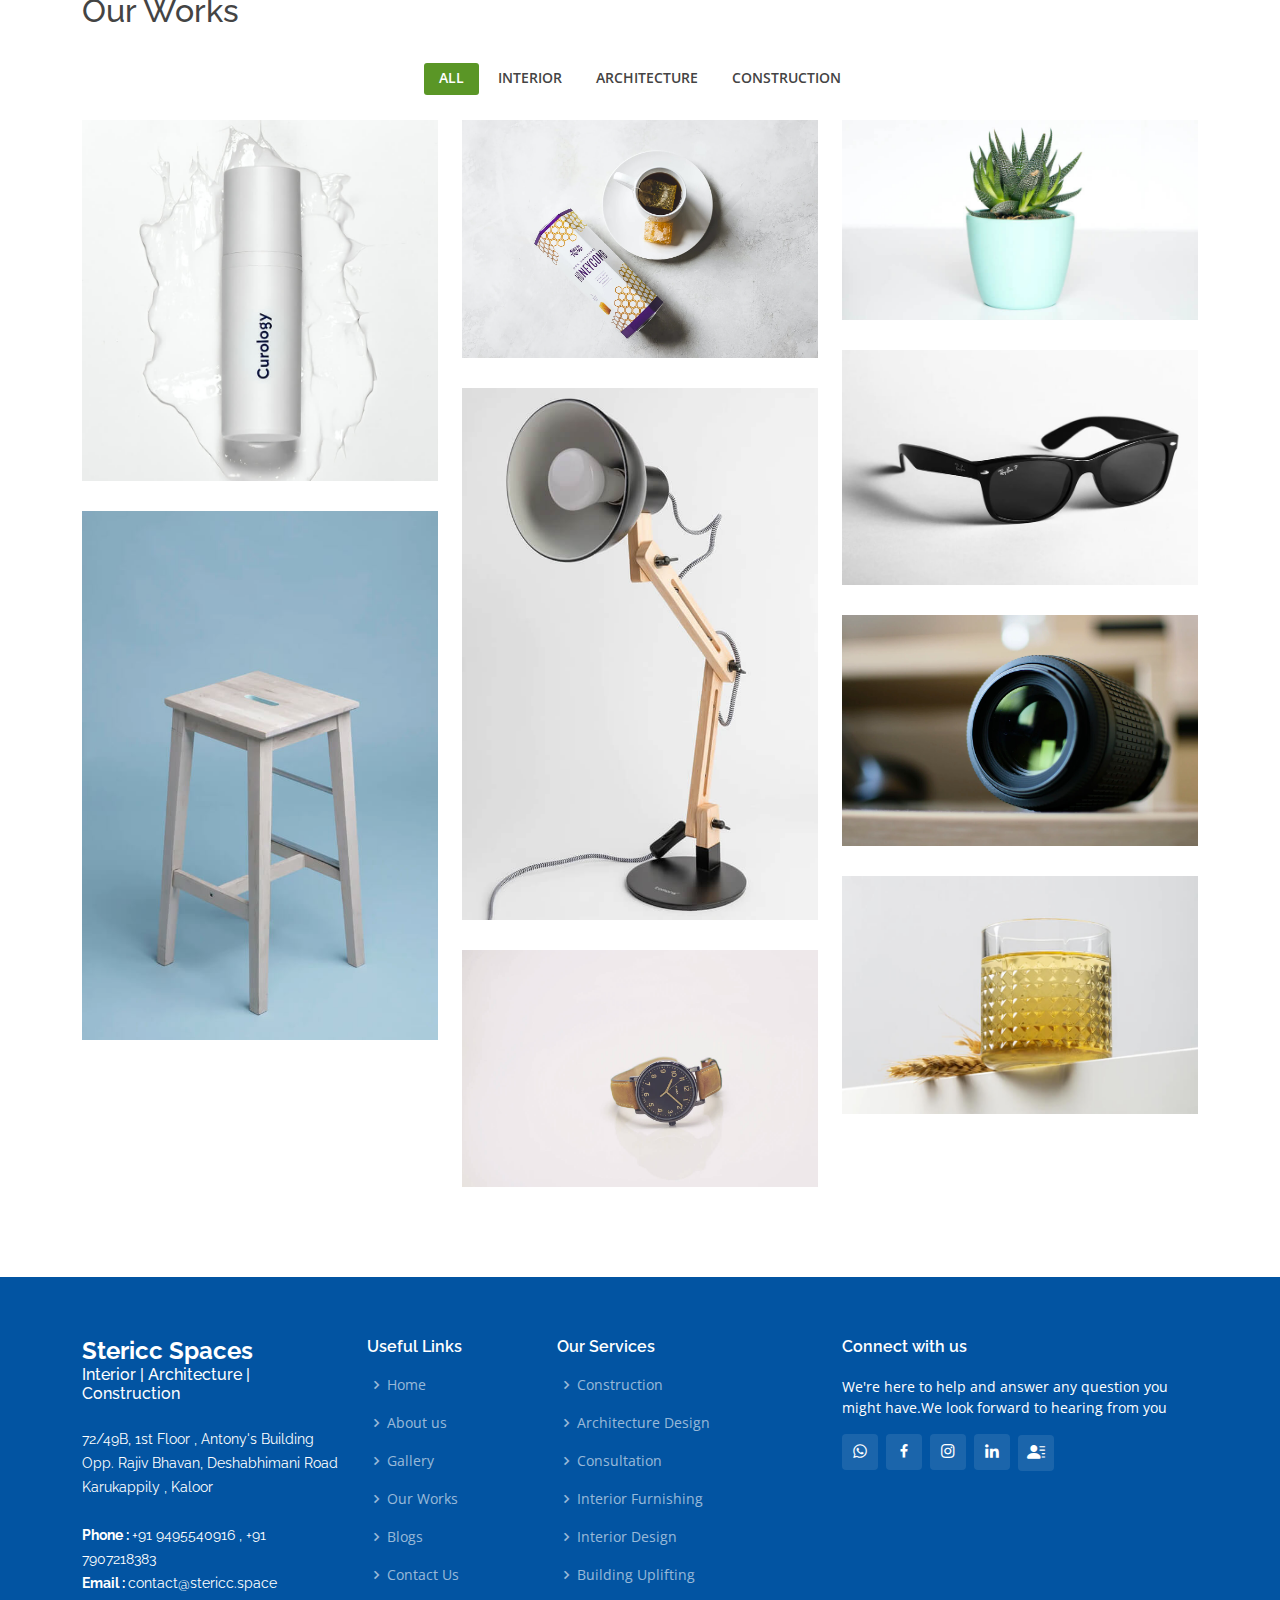
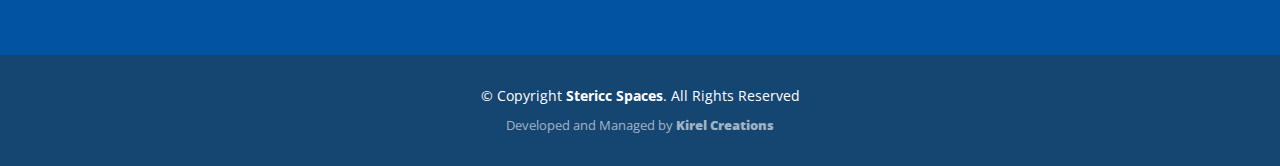
<file: work.html>
<!DOCTYPE html>
<html lang="en">

<head>
  <meta charset="utf-8">
  <meta content="width=device-width, initial-scale=1.0" name="viewport">

  <title>Our Works - Stericc Spaces</title>
  <meta content="" name="description">
  <meta content="" name="keywords">

  <!-- Favicons -->
  <link href="assets/img/logo-final.png" rel="icon">
  <link href="assets/img/logo-final.png" rel="apple-touch-icon">

  <!-- Google Fonts -->
  <link href="https://fonts.googleapis.com/css?family=Open+Sans:300,300i,400,400i,600,600i,700,700i|Raleway:300,300i,400,400i,500,500i,600,600i,700,700i|Poppins:300,300i,400,400i,500,500i,600,600i,700,700i" rel="stylesheet">

  <!-- Vendor CSS Files -->
  <link href="assets/vendor/animate.css/animate.min.css" rel="stylesheet">
  <link href="assets/vendor/bootstrap/css/bootstrap.min.css" rel="stylesheet">
  <link href="assets/vendor/bootstrap-icons/bootstrap-icons.css" rel="stylesheet">
  <link href="assets/vendor/boxicons/css/boxicons.min.css" rel="stylesheet">
  <link href="assets/vendor/glightbox/css/glightbox.min.css" rel="stylesheet">
  <link href="assets/vendor/remixicon/remixicon.css" rel="stylesheet">
  <link href="assets/vendor/swiper/swiper-bundle.min.css" rel="stylesheet">

  <!-- Template Main CSS File -->
  <link href="assets/css/style.css" rel="stylesheet">

  <!-- =======================================================
  * Template Name: Sailor - v4.8.0
  * Template URL: https://bootstrapmade.com/sailor-free-bootstrap-theme/
  * Author: BootstrapMade.com
  * License: https://bootstrapmade.com/license/
  ======================================================== -->
</head>

<body>

  <!-- ======= Header ======= -->
  <header id="header" class="fixed-top d-flex align-items-center">
    <div class="container d-flex align-items-center">

      <a href="index.html" class="logo me-auto"><img src="assets/img/logo-final.png" alt="" class="img-fluid"></a>
      <!-- <h1 class="logo me-auto" style="color: blue !important;"><a href="index.html">Stericc <span style="color: green !important;" >Spaces</span></a></h1> -->
      <!-- Uncomment below if you prefer to use an image logo -->
      

      <nav id="navbar" class="navbar">
        <ul>
          <!-- index.html -->
          <li><a href="index.html" >Home</a></li> 
          <!-- about.html -->
          <li><a href="about.html">About</a></li>
          <!-- portfolio.html -->
          <li><a href="gallery.html">Gallery</a></li>
          <!-- testimonials.html -->
          <li><a href="work.html" class="active">Our Works</a></li>
          <!-- blog.html -->
          <!-- <li><a href="#">Blog</a></li> -->
          <!-- contact.html -->
          <li><a href="contact.html">Contact</a></li>
          <!-- brochure.html -->
          <li><a href="Sterin_Brochure_2.pdf" class="getstarted">Get Quote</a></li>
        </ul>
        <i class="bi bi-list mobile-nav-toggle"></i>
      </nav><!-- .navbar -->

    </div>
  </header><!-- End Header -->

  <main id="main">

    <!-- ======= Breadcrumbs ======= -->
    <section id="breadcrumbs" class="breadcrumbs">
      <div class="container">

        <div class="d-flex justify-content-between align-items-center">
          <h2>Our Works</h2>
          <ol>
            <li><a href="index.html">Home</a></li>
            <li>Our Works</li>
          </ol>
        </div>

      </div>
    </section><!-- End Breadcrumbs -->

    <!-- ======= Clients Section ======= -->
    <section id="clients" class="clients  about"  style="margin-top:3.5vh ;">
      <div class="container">

        <div class="row content">
          <div class="col-lg-12 mb-4">
            <h2>Our Clients</h2>
          </div>
          <div class="col-lg-2 col-md-4 col-6 d-flex align-items-center justify-content-center">
            <img src="assets/img/clients/client-1.png" class="img-fluid" alt="">
          </div>

          <div class="col-lg-2 col-md-4 col-6 d-flex align-items-center justify-content-center">
            <img src="assets/img/clients/client-2.png" class="img-fluid" alt="">
          </div>

          <div class="col-lg-2 col-md-4 col-6 d-flex align-items-center justify-content-center">
            <img src="assets/img/clients/client-3.png" class="img-fluid" alt="">
          </div>

          <div class="col-lg-2 col-md-4 col-6 d-flex align-items-center justify-content-center">
            <img src="assets/img/clients/client-4.png" class="img-fluid" alt="">
          </div>

          <div class="col-lg-2 col-md-4 col-6 d-flex align-items-center justify-content-center">
            <img src="assets/img/clients/client-5.png" class="img-fluid" alt="">
          </div>

          <div class="col-lg-2 col-md-4 col-6 d-flex align-items-center justify-content-center">
            <img src="assets/img/clients/client-6.png" class="img-fluid" alt="">
          </div>

          <div class="col-lg-2 col-md-4 col-6 d-flex align-items-center justify-content-center">
            <img src="assets/img/clients/client-1.png" class="img-fluid" alt="">
          </div>

          <div class="col-lg-2 col-md-4 col-6 d-flex align-items-center justify-content-center">
            <img src="assets/img/clients/client-2.png" class="img-fluid" alt="">
          </div>

          <div class="col-lg-2 col-md-4 col-6 d-flex align-items-center justify-content-center">
            <img src="assets/img/clients/client-3.png" class="img-fluid" alt="">
          </div>

          <div class="col-lg-2 col-md-4 col-6 d-flex align-items-center justify-content-center">
            <img src="assets/img/clients/client-4.png" class="img-fluid" alt="">
          </div>

          <div class="col-lg-2 col-md-4 col-6 d-flex align-items-center justify-content-center">
            <img src="assets/img/clients/client-5.png" class="img-fluid" alt="">
          </div>

          <div class="col-lg-2 col-md-4 col-6 d-flex align-items-center justify-content-center">
            <img src="assets/img/clients/test-image.png" class="img-fluid" alt="">
          </div>
      
        </div>

      </div>
    </section><!-- End Clients Section -->
    
    <section id="testimonials" class="testimonials"  style="margin-top:3.5vh ;">
      <div class="container">

        <div class="row">
          <div class="col-lg-12 mb-4">
            <h2>Testimonials</h2>
          </div>
          <div class="col-lg-6">
            <div class="testimonial-item">
              <img src="assets/img/testimonials/testimonials-1.jpg" class="testimonial-img" alt="">
              <h3>Saul Goodman</h3>
              <h4>Ceo &amp; Founder</h4>
              <p>
                <i class="bx bxs-quote-alt-left quote-icon-left"></i>
                Proin iaculis purus consequat sem cure digni ssim donec porttitora entum suscipit rhoncus. Accusantium quam, ultricies eget id, aliquam eget nibh et. Maecen aliquam, risus at semper.
                <i class="bx bxs-quote-alt-right quote-icon-right"></i>
              </p>
            </div>
          </div>

          <div class="col-lg-6">
            <div class="testimonial-item mt-4 mt-lg-0">
              <img src="assets/img/testimonials/testimonials-2.jpg" class="testimonial-img" alt="">
              <h3>Sara Wilsson</h3>
              <h4>Designer</h4>
              <p>
                <i class="bx bxs-quote-alt-left quote-icon-left"></i>
                Export tempor illum tamen malis malis eram quae irure esse labore quem cillum quid cillum eram malis quorum velit fore eram velit sunt aliqua noster fugiat irure amet legam anim culpa.
                <i class="bx bxs-quote-alt-right quote-icon-right"></i>
              </p>
            </div>
          </div>

          <div class="col-lg-6">
            <div class="testimonial-item mt-4">
              <img src="assets/img/testimonials/testimonials-3.jpg" class="testimonial-img" alt="">
              <h3>Jena Karlis</h3>
              <h4>Store Owner</h4>
              <p>
                <i class="bx bxs-quote-alt-left quote-icon-left"></i>
                Enim nisi quem export duis labore cillum quae magna enim sint quorum nulla quem veniam duis minim tempor labore quem eram duis noster aute amet eram fore quis sint minim.
                <i class="bx bxs-quote-alt-right quote-icon-right"></i>
              </p>
            </div>
          </div>

          <div class="col-lg-6">
            <div class="testimonial-item mt-4">
              <img src="assets/img/testimonials/testimonials-4.jpg" class="testimonial-img" alt="">
              <h3>Matt Brandon</h3>
              <h4>Freelancer</h4>
              <p>
                <i class="bx bxs-quote-alt-left quote-icon-left"></i>
                Fugiat enim eram quae cillum dolore dolor amet nulla culpa multos export minim fugiat minim velit minim dolor enim duis veniam ipsum anim magna sunt elit fore quem dolore labore illum veniam.
                <i class="bx bxs-quote-alt-right quote-icon-right"></i>
              </p>
            </div>
          </div>

          <div class="col-lg-6">
            <div class="testimonial-item mt-4">
              <img src="assets/img/testimonials/testimonials-5.jpg" class="testimonial-img" alt="">
              <h3>John Larson</h3>
              <h4>Entrepreneur</h4>
              <p>
                <i class="bx bxs-quote-alt-left quote-icon-left"></i>
                Quis quorum aliqua sint quem legam fore sunt eram irure aliqua veniam tempor noster veniam enim culpa labore duis sunt culpa nulla illum cillum fugiat legam esse veniam culpa fore nisi cillum quid.
                <i class="bx bxs-quote-alt-right quote-icon-right"></i>
              </p>
            </div>
          </div>

          <div class="col-lg-6">
            <div class="testimonial-item mt-4">
              <img src="assets/img/testimonials/testimonials-6.jpg" class="testimonial-img" alt="">
              <h3>Emily Harison</h3>
              <h4>Store Owner</h4>
              <p>
                <i class="bx bxs-quote-alt-left quote-icon-left"></i>
                Eius ipsam praesentium dolor quaerat inventore rerum odio. Quos laudantium adipisci eius. Accusamus qui iste cupiditate sed temporibus est aspernatur. Sequi officiis ea et quia quidem.
                <i class="bx bxs-quote-alt-right quote-icon-right"></i>
              </p>
            </div>
          </div>
        </div>

      </div>
    </section>        

    <!-- ======= Portfolio Section ======= -->
    <section id="portfolio" class="portfolio" style="margin-top: 3.5vh;">
      <div class="container">

        <div class="row">
          <div class="col-lg-12 mb-4">
            <h2>Our Works</h2>
          </div>
          <div class="col-lg-12 d-flex justify-content-center">
            <ul id="portfolio-flters">
              <li data-filter="*" class="filter-active">All</li>
              <li data-filter=".filter-app">Interior</li>
              <li data-filter=".filter-card">Architecture</li>
              <li data-filter=".filter-web">Construction</li>
            </ul>
          </div>
        </div>

        <div class="row portfolio-container">

          <div class="col-lg-4 col-md-6 portfolio-item filter-app">
            <div class="portfolio-wrap">
              <img src="assets/img/portfolio/portfolio-1.jpg" class="img-fluid" alt="">
              <div class="portfolio-info">
                <h4>App 1</h4>
                <p>App</p>
                <div class="portfolio-links">
                  <a href="assets/img/portfolio/portfolio-1.jpg" data-gallery="portfolioGallery" class="portfolio-lightbox" title="App 1"><i class="bi bi-arrows-fullscreen h5"></i></a>
                  <a href="portfolio-details.html" class="portfolio-details-lightbox" data-glightbox="type: external" title="Project Details"><i class="bi bi-info-circle-fill h5"></i></a>
                  <!-- <a href="portfolio-details.html" class="portfolio-details-lightbox btn btn-primary" data-glightbox="type: external" title="Portfolio Details">Read More</a> -->
                </div>
              </div>
            </div>
          </div>

          <div class="col-lg-4 col-md-6 portfolio-item filter-web">
            <div class="portfolio-wrap">
              <img src="assets/img/portfolio/portfolio-2.jpg" class="img-fluid" alt="">
              <div class="portfolio-info">
                <h4>Web 3</h4>
                <p>Web</p>
                <div class="portfolio-links">
                  <a href="assets/img/portfolio/portfolio-2.jpg" data-gallery="portfolioGallery" class="portfolio-lightbox" title="Interior"><i class="bi bi-arrows-fullscreen h5"></i></a>
                  <a href="portfolio-details.html" class="portfolio-details-lightbox" data-glightbox="type: external" title="Project Details"><i class="bi bi-info-circle-fill h5"></i></a>
                </div>
              </div>
            </div>
          </div>

          <div class="col-lg-4 col-md-6 portfolio-item filter-app">
            <div class="portfolio-wrap">
              <img src="assets/img/portfolio/portfolio-3.jpg" class="img-fluid" alt="">
              <div class="portfolio-info">
                <h4>App 2</h4>
                <p>App</p>
                <div class="portfolio-links">
                  <a href="assets/img/portfolio/portfolio-3.jpg" data-gallery="portfolioGallery" class="portfolio-lightbox" title="App 2"><i class="bi bi-arrows-fullscreen h5"></i></a>
                  <a href="portfolio-details.html" class="portfolio-details-lightbox" data-glightbox="type: external" title="Project Details"><i class="bi bi-info-circle-fill h5"></i></a>
                  <!-- <a href="portfolio-details.html" class="portfolio-details-lightbox" data-glightbox="type: external" title="Portfolio Details"><i class="bx bx-link"></i></a> -->
                </div>
              </div>
            </div>
          </div>

          <div class="col-lg-4 col-md-6 portfolio-item filter-card">
            <div class="portfolio-wrap">
              <img src="assets/img/portfolio/portfolio-4.jpg" class="img-fluid" alt="">
              <div class="portfolio-info">
                <h4>Card 2</h4>
                <p>Card</p>
                <div class="portfolio-links">
                  <a href="assets/img/portfolio/portfolio-4.jpg" data-gallery="portfolioGallery" class="portfolio-lightbox" title="Card 2"><i class="bi bi-arrows-fullscreen h5"></i></a>
                  <a href="portfolio-details.html" class="portfolio-details-lightbox" data-glightbox="type: external" title="Project Details"><i class="bi bi-info-circle-fill h5"></i></a>
                  <!-- <a href="portfolio-details.html" class="portfolio-details-lightbox" data-glightbox="type: external" title="Portfolio Details"><i class="bx bx-link"></i></a> -->
                </div>
              </div>
            </div>
          </div>

          <div class="col-lg-4 col-md-6 portfolio-item filter-web">
            <div class="portfolio-wrap">
              <img src="assets/img/portfolio/portfolio-5.jpg" class="img-fluid" alt="">
              <div class="portfolio-info">
                <h4>Web 2</h4>
                <p>Web</p>
                <div class="portfolio-links">
                  <a href="assets/img/portfolio/portfolio-5.jpg" data-gallery="portfolioGallery" class="portfolio-lightbox" title="Web 2"><i class="bi bi-arrows-fullscreen h5"></i></a>
                  <a href="portfolio-details.html" class="portfolio-details-lightbox" data-glightbox="type: external" title="Project Details"><i class="bi bi-info-circle-fill h5"></i></a>
                  <!-- <a href="portfolio-details.html" class="portfolio-details-lightbox" data-glightbox="type: external" title="Portfolio Details"><i class="bx bx-link"></i></a> -->
                </div>
              </div>
            </div>
          </div>

          <div class="col-lg-4 col-md-6 portfolio-item filter-app">
            <div class="portfolio-wrap">
              <img src="assets/img/portfolio/portfolio-6.jpg" class="img-fluid" alt="">
              <div class="portfolio-info">
                <h4>App 3</h4>
                <p>App</p>
                <div class="portfolio-links">
                  <a href="assets/img/portfolio/portfolio-6.jpg" data-gallery="portfolioGallery" class="portfolio-lightbox" title="App 3"><i class="bi bi-arrows-fullscreen h5"></i></a>
                  <a href="portfolio-details.html" class="portfolio-details-lightbox" data-glightbox="type: external" title="Project Details"><i class="bi bi-info-circle-fill h5"></i></a>
                  <!-- <a href="portfolio-details.html" class="portfolio-details-lightbox" data-glightbox="type: external" title="Portfolio Details"><i class="bx bx-link"></i></a> -->
                </div>
              </div>
            </div>
          </div>

          <div class="col-lg-4 col-md-6 portfolio-item filter-card">
            <div class="portfolio-wrap">
              <img src="assets/img/portfolio/portfolio-7.jpg" class="img-fluid" alt="">
              <div class="portfolio-info">
                <h4>Card 1</h4>
                <p>Card</p>
                <div class="portfolio-links">
                  <a href="assets/img/portfolio/portfolio-7.jpg" data-gallery="portfolioGallery" class="portfolio-lightbox" title="Card 1"><i class="bi bi-arrows-fullscreen h5"></i></a>
                  <a href="portfolio-details.html" class="portfolio-details-lightbox" data-glightbox="type: external" title="Project Details"><i class="bi bi-info-circle-fill h5"></i></a>
                  <!-- <a href="portfolio-details.html" class="portfolio-details-lightbox" data-glightbox="type: external" title="Portfolio Details"><i class="bx bx-link"></i></a> -->
                </div>
              </div>
            </div>
          </div>

          <div class="col-lg-4 col-md-6 portfolio-item filter-card">
            <div class="portfolio-wrap">
              <img src="assets/img/portfolio/portfolio-8.jpg" class="img-fluid" alt="">
              <div class="portfolio-info">
                <h4>Card 3</h4>
                <p>Card</p>
                <div class="portfolio-links">
                  <a href="assets/img/portfolio/portfolio-8.jpg" data-gallery="portfolioGallery" class="portfolio-lightbox" title="Card 3"><i class="bi bi-arrows-fullscreen h5"></i></a>
                  <a href="portfolio-details.html" class="portfolio-details-lightbox" data-glightbox="type: external" title="Project Details"><i class="bi bi-info-circle-fill h5"></i></a>
                  <!-- <a href="portfolio-details.html" class="portfolio-details-lightbox" data-glightbox="type: external" title="Portfolio Details"><i class="bx bx-link"></i></a> -->
                </div>
              </div>
            </div>
          </div>

          <div class="col-lg-4 col-md-6 portfolio-item filter-web">
            <div class="portfolio-wrap">
              <img src="assets/img/portfolio/portfolio-9.jpg" class="img-fluid" alt="">
              <div class="portfolio-info">
                <h4>Web 3</h4>
                <p>Web</p>
                <div class="portfolio-links">
                  <a href="assets/img/portfolio/portfolio-9.jpg" data-gallery="portfolioGallery" class="portfolio-lightbox" title="Web 3"><i class="bi bi-arrows-fullscreen h5"></i></a>
                  <a href="portfolio-details.html" class="portfolio-details-lightbox" data-glightbox="type: external" title="Project Details"><i class="bi bi-info-circle-fill h5"></i></a>
                  <!-- <a href="portfolio-details.html" class="portfolio-details-lightbox" data-glightbox="type: external" title="Portfolio Details"><i class="bx bx-link"></i></a> -->
                </div>
              </div>
            </div>
          </div>

        </div>

      </div>
    </section><!-- End Portfolio Section -->

  </main><!-- End #main -->

  <!-- ======= Footer ======= -->
  <footer id="footer">
    <div class="footer-top">
      <div class="container">
        <div class="row">

          <div class="col-lg-3 col-md-6">
            <div class="footer-info">
              <h3 class="mb-0">Stericc Spaces</h3>
              <h6 class="mb-4">Interior | Architecture | Construction</h6>
              <p>
                72/49B, 1st Floor , Antony's Building <br>
                Opp. Rajiv Bhavan, Deshabhimani Road <br>
                Karukappily , Kaloor <br><br>
                <strong>Phone : </strong> +91 9495540916 , +91 7907218383<br>
                <strong>Email : </strong>contact@stericc.space<br>
              </p>
            </div>
          </div>

          <div class="col-lg-2 col-md-6 footer-links">
            <h4>Useful Links</h4>
            <ul>
              <li><i class="bx bx-chevron-right"></i> <a href="index.html">Home</a></li>
              <li><i class="bx bx-chevron-right"></i> <a href="about.html">About us</a></li>
              <li><i class="bx bx-chevron-right"></i> <a href="gallery.html">Gallery</a></li>
              <li><i class="bx bx-chevron-right"></i> <a href="work.html">Our Works</a></li>
              <li><i class="bx bx-chevron-right"></i> <a href="#">Blogs</a></li>
              <li><i class="bx bx-chevron-right"></i> <a href="contact.html">Contact Us</a></li>
            </ul>
          </div>

          <div class="col-lg-3 col-md-6 footer-links">
            <h4>Our Services</h4>
            <ul>
              <li><i class="bx bx-chevron-right"></i> <a href="work.html">Construction</a></li>
              <li><i class="bx bx-chevron-right"></i> <a href="work.html">Architecture Design</a></li>
              <li><i class="bx bx-chevron-right"></i> <a href="work.html">Consultation</a></li>
              <li><i class="bx bx-chevron-right"></i> <a href="work.html">Interior Furnishing</a></li>
              <li><i class="bx bx-chevron-right"></i> <a href="work.html">Interior Design</a></li>
              <li><i class="bx bx-chevron-right"></i> <a href="work.html">Building Uplifting</a></li>
            </ul>
          </div>

          <div class="col-lg-4 col-md-6 footer-newsletter">
            <h4>Connect with us</h4>
            <p>We're here to help and answer any question you might have.We look forward to hearing from you </p>
            <div class="social-links mt-3">
              <a href="#" class="linkedin"><i class="bx bxl-whatsapp"></i></a>
              <!-- <a href="#" class="twitter"><i class="bx bxl-twitter"></i></a> -->
              <a href="#" class="facebook"><i class="bx bxl-facebook"></i></a>
              <a href="#" class="instagram"><i class="bx bxl-instagram"></i></a>
              <!-- <a href="#" class="google-plus"><i class="bx bxl-skype"></i></a> -->
              <a href="#" class="linkedin"><i class="bx bxl-linkedin"></i></a>
              <a href="contact.html"><i class="bi bi-person-lines-fill"></i></a>
            </div>
          
          
          </div>

        </div>
      </div>
    </div>

    <div class="container">
      <div class="copyright">
        &copy; Copyright <strong><span>Stericc Spaces</span></strong>. All Rights Reserved
      </div>
      <div class="credits">
        <!-- All the links in the footer should remain intact. -->
        <!-- You can delete the links only if you purchased the pro version. -->
        <!-- Licensing information: https://bootstrapmade.com/license/ -->
        <!-- Purchase the pro version with working PHP/AJAX contact form: https://bootstrapmade.com/sailor-free-bootstrap-theme/ -->
        Developed and Managed by <a href="https://kirel.co/"><strong>Kirel Creations</strong></a>
      </div>
    </div>
  </footer><!-- End Footer -->

  <a href="#" class="back-to-top d-flex align-items-center justify-content-center"><i class="bi bi-arrow-up-short"></i></a>

  <!-- Vendor JS Files -->
  <script src="assets/vendor/bootstrap/js/bootstrap.bundle.min.js"></script>
  <script src="assets/vendor/glightbox/js/glightbox.min.js"></script>
  <script src="assets/vendor/isotope-layout/isotope.pkgd.min.js"></script>
  <script src="assets/vendor/swiper/swiper-bundle.min.js"></script>
  <script src="assets/vendor/waypoints/noframework.waypoints.js"></script>
  <script src="assets/vendor/php-email-form/validate.js"></script>

  <!-- Template Main JS File -->
  <script src="assets/js/main.js"></script>

</body>

</html>
</file>
<file: assets/css/style.css>
/**
* Template Name: Sailor - v4.8.0
* Template URL: https://bootstrapmade.com/sailor-free-bootstrap-theme/
* Author: BootstrapMade.com
* License: https://bootstrapmade.com/license/
*/

/*--------------------------------------------------------------
# General
--------------------------------------------------------------*/
body {
  font-family: "Open Sans", sans-serif;
  color: #444444;
}

a {
  text-decoration: none;
  color: blue;
}

a:hover {
  color: blue;
  text-decoration: none;
}

h1,
h2,
h3,
h4,
h5,
h6 {
  font-family: "Raleway", sans-serif;
}

/*--------------------------------------------------------------
# Back to top button
--------------------------------------------------------------*/
.back-to-top {
  position: fixed;
  visibility: hidden;
  opacity: 0;
  right: 15px;
  bottom: 15px;
  z-index: 996;
  background: #5a9626;
  width: 40px;
  height: 40px;
  border-radius: 4px;
  transition: all 0.4s;
}

.back-to-top i {
  font-size: 28px;
  color: #fff;
  line-height: 0;
}

.back-to-top:hover {
  background: #4a8418;
  color: #fff;
}

.back-to-top.active {
  visibility: visible;
  opacity: 1;
}

/*--------------------------------------------------------------
# Header
--------------------------------------------------------------*/
#header {
  background: white;
  transition: all 0.5s;
  z-index: 997;
  padding: 20px 0;
}

#header.header-scrolled {
  box-shadow: 0px 2px 15px rgba(0, 0, 0, 0.1);
  padding: 12px 0;
}

#header.header-inner-pages {
  box-shadow: 0px 2px 15px rgba(0, 0, 0, 0.1);
}

#header .logo {
  font-size: 28px;
  margin: 0;
  padding: 0;
  line-height: 1;
  font-weight: 700;
  text-transform: uppercase;
}

#header .logo a {
  color: #0254a2;
}

#header .logo img {
  max-height: 40px;
}

/* about page */
.button-color-about-page{
  color: white;
  background-color: #5a9626;
  transition-duration: 0.8s;
}
.button-color-about-page:hover{
  color: white;
  background-color: #457d13;
}
/*--------------------------------------------------------------
# Navigation Menu
--------------------------------------------------------------*/
/**
* Desktop Navigation 
*/
.navbar {
  padding: 0;
}

.navbar ul {
  margin: 0;
  padding: 0;
  display: flex;
  list-style: none;
  align-items: center;
}

.navbar li {
  position: relative;
}

.navbar a,
.navbar a:focus {
  display: flex;
  align-items: center;
  justify-content: space-between;
  padding: 10px 0 10px 30px;
  font-family: "Poppins", sans-serif;
  font-size: 15px;
  font-weight: 500;
  color: #556270;
  white-space: nowrap;
  transition: 0.3s;
}

.navbar a i,
.navbar a:focus i {
  font-size: 12px;
  line-height: 0;
  margin-left: 5px;
}

.navbar a:hover,
.navbar .active,
.navbar .active:focus,
.navbar li:hover>a {
  color: #0254a2;
}

.navbar .getstarted,
.navbar .getstarted:focus {
  background: #0254a2;
  padding: 8px 25px;
  margin-left: 30px;
  border-radius: 4px;
  font-weight: 400;
  color: #fff;
}

.navbar .getstarted:hover,
.navbar .getstarted:focus:hover {
  color: #fff;
  background: #0254a2;
}

.navbar .dropdown ul {
  display: block;
  position: absolute;
  left: 14px;
  top: calc(100% + 30px);
  margin: 0;
  padding: 10px 0;
  z-index: 99;
  opacity: 0;
  visibility: hidden;
  background: #fff;
  box-shadow: 0px 0px 30px rgba(127, 137, 161, 0.25);
  transition: 0.3s;
}

.navbar .dropdown ul li {
  min-width: 200px;
}

.navbar .dropdown ul a {
  padding: 10px 20px;
  font-size: 15px;
  text-transform: none;
  font-weight: 400;
}

.navbar .dropdown ul a i {
  font-size: 12px;
}

.navbar .dropdown ul a:hover,
.navbar .dropdown ul .active:hover,
.navbar .dropdown ul li:hover>a {
  color: #0254a2;
}

.navbar .dropdown:hover>ul {
  opacity: 1;
  top: 100%;
  visibility: visible;
}

.navbar .dropdown .dropdown ul {
  top: 0;
  left: calc(100% - 30px);
  visibility: hidden;
}

.navbar .dropdown .dropdown:hover>ul {
  opacity: 1;
  top: 0;
  left: 100%;
  visibility: visible;
}

@media (max-width: 1366px) {
  .navbar .dropdown .dropdown ul {
    left: -90%;
  }

  .navbar .dropdown .dropdown:hover>ul {
    left: -100%;
  }
}

/**
* Mobile Navigation 
*/
.mobile-nav-toggle {
  color: #556270;
  font-size: 28px;
  cursor: pointer;
  display: none;
  line-height: 0;
  transition: 0.5s;
}

.mobile-nav-toggle.bi-x {
  color: #fff;
}

@media (max-width: 991px) {
  .mobile-nav-toggle {
    display: block;
  }

  .navbar ul {
    display: none;
  }
}

.navbar-mobile {
  position: fixed;
  overflow: hidden;
  top: 0;
  right: 0;
  left: 0;
  bottom: 0;
  background: rgba(63, 73, 83, 0.9);
  transition: 0.3s;
  z-index: 999;
}

.navbar-mobile .mobile-nav-toggle {
  position: absolute;
  top: 15px;
  right: 15px;
}

.navbar-mobile ul {
  display: block;
  position: absolute;
  top: 55px;
  right: 15px;
  bottom: 15px;
  left: 15px;
  padding: 10px 0;
  background-color: #fff;
  overflow-y: auto;
  transition: 0.3s;
}

.navbar-mobile a,
.navbar-mobile a:focus {
  padding: 10px 20px;
  font-size: 15px;
  color: #556270;
}

.navbar-mobile a:hover,
.navbar-mobile .active,
.navbar-mobile li:hover>a {
  color: #0254a2;
}

.navbar-mobile .getstarted,
.navbar-mobile .getstarted:focus {
  margin: 15px;
}

.navbar-mobile .dropdown ul {
  position: static;
  display: none;
  margin: 10px 20px;
  padding: 10px 0;
  z-index: 99;
  opacity: 1;
  visibility: visible;
  background: #fff;
  box-shadow: 0px 0px 30px rgba(127, 137, 161, 0.25);
}

.navbar-mobile .dropdown ul li {
  min-width: 200px;
}

.navbar-mobile .dropdown ul a {
  padding: 10px 20px;
}

.navbar-mobile .dropdown ul a i {
  font-size: 12px;
}

.navbar-mobile .dropdown ul a:hover,
.navbar-mobile .dropdown ul .active:hover,
.navbar-mobile .dropdown ul li:hover>a {
  color: #0254a2;
}

.navbar-mobile .dropdown>.dropdown-active {
  display: block;
}

/*--------------------------------------------------------------
# Hero Section
--------------------------------------------------------------*/
#hero {
  width: 100%;
  height: 100vh;
  background-color: rgba(63, 73, 83, 0.8);
  overflow: hidden;
  position: relative;
}

#hero .carousel,
#hero .carousel-inner,
#hero .carousel-item,
#hero .carousel-item::before {
  position: absolute;
  top: 0;
  right: 0;
  left: 0;
  bottom: 0;
}

#hero .carousel-item {
  background-size: cover;
  background-position: center;
  background-repeat: no-repeat;
}

#hero .carousel-item::before {
  content: "";
  background-color: rgba(30, 35, 40, 0.6);
}

#hero .carousel-container {
  display: flex;
  justify-content: center;
  align-items: center;
  position: absolute;
  bottom: 0;
  top: 70px;
  left: 50px;
  right: 50px;
}

#hero .container {
  text-align: center;
}

#hero h2 {
  color: #fff;
  margin-bottom: 20px;
  font-size: 48px;
  font-weight: 700;
}

#hero p {
  -webkit-animation-delay: 0.4s;
  animation-delay: 0.4s;
  margin: 0 auto 30px auto;
  color: #fff;
}

#hero .carousel-inner .carousel-item {
  transition-property: opacity;
  background-position: center top;
}

#hero .carousel-inner .carousel-item,
#hero .carousel-inner .active.carousel-item-start,
#hero .carousel-inner .active.carousel-item-end {
  opacity: 0;
}

#hero .carousel-inner .active,
#hero .carousel-inner .carousel-item-next.carousel-item-start,
#hero .carousel-inner .carousel-item-prev.carousel-item-end {
  opacity: 1;
  transition: 0.5s;
}

#hero .carousel-inner .carousel-item-next,
#hero .carousel-inner .carousel-item-prev,
#hero .carousel-inner .active.carousel-item-start,
#hero .carousel-inner .active.carousel-item-end {
  left: 0;
  transform: translate3d(0, 0, 0);
}

#hero .carousel-control-next-icon,
#hero .carousel-control-prev-icon {
  background: none;
  font-size: 30px;
  line-height: 0;
  width: auto;
  height: auto;
  background: rgba(255, 255, 255, 0.2);
  border-radius: 50px;
  transition: 0.3s;
  color: rgba(255, 255, 255, 0.5);
  width: 54px;
  height: 54px;
  display: flex;
  align-items: center;
  justify-content: center;
}

#hero .carousel-control-next-icon:hover,
#hero .carousel-control-prev-icon:hover {
  background: rgba(255, 255, 255, 0.3);
  color: rgba(255, 255, 255, 0.8);
}

#hero .carousel-indicators li {
  cursor: pointer;
  background: #fff;
  overflow: hidden;
  border: 0;
  width: 12px;
  height: 12px;
  border-radius: 50px;
  opacity: 0.6;
  transition: 0.3s;
}

#hero .carousel-indicators li.active {
  opacity: 1;
  background: #0057da;
}

#hero .btn-get-started {
  font-family: "Raleway", sans-serif;
  font-weight: 500;
  font-size: 14px;
  letter-spacing: 1px;
  display: inline-block;
  padding: 14px 32px;
  border-radius: 4px;
  transition: 0.5s;
  line-height: 1;
  color: #fff;
  -webkit-animation-delay: 0.8s;
  animation-delay: 0.8s;
  background: #5a9626
  ;
}

#hero .btn-get-started:hover {
  background: #487e19;
}

@media (max-width: 992px) {
  #hero {
    height: 100vh;
  }

  #hero .carousel-container {
    top: 8px;
  }
}

@media (max-width: 768px) {
  #hero h2 {
    font-size: 28px;
  }
}

@media (min-width: 1024px) {

  #hero .carousel-control-prev,
  #hero .carousel-control-next {
    width: 5%;
  }
}

@media (max-height: 500px) {
  #hero {
    height: 120vh;
  }
}

/*--------------------------------------------------------------
# Sections General
--------------------------------------------------------------*/
section {
  padding: 60px 0;
  overflow: hidden;
}

.section-bg,
.services .icon-box {
  background-color: #f8f9fa;
}

.section-title {
  padding-bottom: 40px;
}

.section-title h2 {
  font-size: 14px;
  font-weight: 500;
  padding: 0;
  line-height: 1px;
  margin: 0 0 5px 0;
  letter-spacing: 2px;
  text-transform: uppercase;
  color: #aaaaaa;
  font-family: "Poppins", sans-serif;
}

.section-title h2::after {
  content: "";
  width: 120px;
  height: 1px;
  display: inline-block;
  background: #e6636a;
  margin: 4px 10px;
}

.section-title p {
  margin: 0;
  margin: 0;
  font-size: 36px;
  font-weight: 700;
  text-transform: uppercase;
  font-family: "Poppins", sans-serif;
  color: #556270;
}

/*--------------------------------------------------------------
# Breadcrumbs
--------------------------------------------------------------*/
.breadcrumbs {
  padding: 18px 0;
  background: #f8f9fa;
  min-height: 40px;
  margin-top: 80px;
}

.breadcrumbs h2 {
  font-size: 32px;
  font-weight: 300;
  margin: 0;
}

.breadcrumbs ol {
  display: flex;
  flex-wrap: wrap;
  list-style: none;
  padding: 0;
  margin: 0;
  font-size: 14px;
}

.breadcrumbs ol li+li {
  padding-left: 10px;
}

.breadcrumbs ol li+li::before {
  display: inline-block;
  padding-right: 10px;
  color: #6b7b8d;
  content: "/";
}

@media (max-width: 992px) {
  .breadcrumbs {
    margin-top: 58px;
  }

  .breadcrumbs .d-flex {
    display: block !important;
  }

  .breadcrumbs h2 {
    margin-bottom: 10px;
  }

  .breadcrumbs ol {
    display: block;
  }

  .breadcrumbs ol li {
    display: inline-block;
  }
}

/*--------------------------------------------------------------
# About
--------------------------------------------------------------*/
.about .content h2 {
  font-family: 'Poppins', sans-serif !important;
  font-weight: 400;
  font-size: 1.80rem;
  line-height: 60px;
  margin-bottom: 20px;
  /* text-transform: uppercase; */
}

.about .content h3 {
  font-weight: 500;
  line-height: 32px;
  font-size: 24px;
}

.about .content ul {
  list-style: none;
  padding: 0;
}

.about .content ul li {
  padding: 10px 0 0 28px;
  position: relative;
}

.about .content ul i {
  left: 0;
  top: 7px;
  position: absolute;
  font-size: 20px;
  color: #d9232d;
}

.about .content p:last-child {
  margin-bottom: 0;
}

/*--------------------------------------------------------------
# Clients
--------------------------------------------------------------*/
.clients {
  padding: 15px 0;
  /* text-align: center; */
}

.clients img {
  max-width: 45%;
  transition: all 0.4s ease-in-out;
  display: inline-block;
  padding: 15px 0;
  filter: grayscale(100);
}

.clients img:hover {
  filter: none;
  transform: scale(1.15);
}

@media (max-width: 768px) {
  .clients img {
    max-width: 40%;
  }
}

/*--------------------------------------------------------------
# Services
--------------------------------------------------------------*/
.services .icon-box {
  margin-bottom: 20px;
  padding: 30px;
  border-radius: 6px;
}

.services .icon-box i {
  float: left;
  color: #d9232d;
  font-size: 40px;
}

.services .icon-box h4 {
  margin-left: 70px;
  font-weight: 700;
  margin-bottom: 15px;
  font-size: 18px;
}

.services .icon-box h4 a {
  color: #556270;
  transition: 0.3s;
}

.services .icon-box p {
  margin-left: 70px;
  line-height: 24px;
  font-size: 14px;
}

.services .icon-box:hover h4 a {
  color: #0057da;
}

/*--------------------------------------------------------------
# Portfolio
--------------------------------------------------------------*/
.portfolio .portfolio-item {
  margin-bottom: 30px;
}

.portfolio #portfolio-flters {
  padding: 0;
  margin: 0 auto 20px auto;
  list-style: none;
  text-align: center;
}

.portfolio #portfolio-flters li {
  cursor: pointer;
  display: inline-block;
  padding: 8px 15px 10px 15px;
  font-size: 14px;
  font-weight: 600;
  line-height: 1;
  text-transform: uppercase;
  color: #444444;
  margin-bottom: 5px;
  transition: all 0.3s ease-in-out;
  border-radius: 3px;
}

.portfolio #portfolio-flters li:hover,
.portfolio #portfolio-flters li.filter-active {
  color: #fff;
  background: #5a9626;
}

.portfolio #portfolio-flters li:last-child {
  margin-right: 0;
}

.portfolio .portfolio-wrap {
  transition: 0.3s;
  position: relative;
  overflow: hidden;
  z-index: 1;
  background: rgba(85, 98, 112, 0.6);
}

.portfolio .portfolio-wrap::before {
  content: "";
  background: rgba(85, 98, 112, 0.6);
  position: absolute;
  left: 0;
  right: 0;
  top: 0;
  bottom: 0;
  transition: all ease-in-out 0.3s;
  z-index: 2;
  opacity: 0;
}

.portfolio .portfolio-wrap img {
  transition: all ease-in-out 0.3s;
}

.portfolio .portfolio-wrap .portfolio-info {
  opacity: 0;
  position: absolute;
  top: 0;
  left: 0;
  right: 0;
  bottom: 0;
  z-index: 3;
  transition: all ease-in-out 0.3s;
  display: flex;
  flex-direction: column;
  justify-content: flex-end;
  align-items: flex-start;
  padding: 20px;
}

.portfolio .portfolio-wrap .portfolio-info h4 {
  font-size: 20px;
  color: #fff;
  font-weight: 600;
}

.portfolio .portfolio-wrap .portfolio-info p {
  color: rgba(255, 255, 255, 0.7);
  font-size: 14px;
  text-transform: uppercase;
  padding: 0;
  margin: 0;
  font-style: italic;
}

.portfolio .portfolio-wrap .portfolio-links {
  text-align: center;
  z-index: 4;
}

.portfolio .portfolio-wrap .portfolio-links a {
  color: rgba(255, 255, 255, 0.6);
  margin: 0 5px 0 0;
  font-size: 28px;
  display: inline-block;
  transition: 0.3s;
}

.portfolio .portfolio-wrap .portfolio-links a:hover {
  color: white;
}

.portfolio .portfolio-wrap:hover::before {
  opacity: 1;
}

.portfolio .portfolio-wrap:hover img {
  transform: scale(1.2);
}

.portfolio .portfolio-wrap:hover .portfolio-info {
  opacity: 1;
}

/*--------------------------------------------------------------
# Portfolio Details
--------------------------------------------------------------*/
.portfolio-details {
  padding-top: 40px;
}

.portfolio-details .portfolio-details-slider img {
  width: 100%;
}

.portfolio-details .portfolio-details-slider .swiper-pagination {
  margin-top: 20px;
  position: relative;
}

.portfolio-details .portfolio-details-slider .swiper-pagination .swiper-pagination-bullet {
  width: 12px;
  height: 12px;
  background-color: #fff;
  opacity: 1;
  border: 1px solid blue;
}

.portfolio-details .portfolio-details-slider .swiper-pagination .swiper-pagination-bullet-active {
  background-color: blue;
}

.portfolio-details .portfolio-info {
  padding: 30px;
  box-shadow: 0px 0 30px rgba(85, 98, 112, 0.08);
}

.portfolio-details .portfolio-info h3 {
  font-size: 22px;
  font-weight: 700;
  margin-bottom: 20px;
  padding-bottom: 20px;
  border-bottom: 1px solid #eee;
}

.portfolio-details .portfolio-info ul {
  list-style: none;
  padding: 0;
  font-size: 15px;
}

.portfolio-details .portfolio-info ul li+li {
  margin-top: 10px;
}

.portfolio-details .portfolio-description {
  padding-top: 30px;
}

.portfolio-details .portfolio-description h2 {
  font-size: 26px;
  font-weight: 700;
  margin-bottom: 20px;
}

.portfolio-details .portfolio-description p {
  padding: 0;
}

/*--------------------------------------------------------------
# Our Team
--------------------------------------------------------------*/
.team .member {
  position: relative;
  box-shadow: 0px 2px 15px rgba(85, 98, 112, 0.08);
  padding: 30px;
  border-radius: 4px;
  background: white;
}

.team .member .pic {
  overflow: hidden;
  width: 140px;
  border-radius: 4px;
}

.team .member .pic img {
  transition: ease-in-out 0.3s;
}

.team .member:hover img {
  transform: scale(1.1);
}

.team .member .member-info {
  padding-left: 30px;
}

.team .member h4 {
  font-weight: 700;
  margin-bottom: 5px;
  font-size: 20px;
  color: #556270;
}

.team .member span {
  display: block;
  font-size: 15px;
  padding-bottom: 10px;
  position: relative;
  font-weight: 500;
}

.team .member span::after {
  content: "";
  position: absolute;
  display: block;
  width: 50px;
  height: 1px;
  background: #dee2e6;
  bottom: 0;
  left: 0;
}

.team .member p {
  margin: 10px 0 0 0;
  font-size: 14px;
}

.team .member .social {
  margin-top: 12px;
  display: flex;
  align-items: center;
  justify-content: flex-start;
}

.team .member .social a {
  transition: ease-in-out 0.3s;
  display: flex;
  align-items: center;
  justify-content: center;
  border-radius: 4px;
  width: 32px;
  height: 32px;
  background: #8795a4;
}

.team .member .social a i {
  color: #fff;
  font-size: 16px;
  margin: 0 2px;
}

.team .member .social a:hover {
  background: #d9232d;
}

.team .member .social a+a {
  margin-left: 8px;
}

/*--------------------------------------------------------------
# Our Skills
--------------------------------------------------------------*/
.skills .progress {
  height: 60px;
  display: block;
  background: none;
  border-radius: 0;
}

.skills .progress .skill {
  padding: 10px 0;
  margin: 0;
  text-transform: uppercase;
  display: block;
  font-weight: 600;
  font-family: "Poppins", sans-serif;
  color: #556270;
}

.skills .progress .skill .val {
  float: right;
  font-style: normal;
}

.skills .progress-bar-wrap {
  background: #edeff1;
}

.skills .progress-bar {
  width: 1px;
  height: 10px;
  transition: 0.9s;
  background-color: #6b7b8d;
}

/*--------------------------------------------------------------
# Features
--------------------------------------------------------------*/
.features {
  overflow: hidden;
}

.features .nav-tabs {
  border: 0;
}

.features .nav-link {
  border: 0;
  padding: 12px 15px 12px 0;
  transition: 0.3s;
  color: #556270;
  border-radius: 0;
  border-right: 2px solid white;
  font-weight: 600;
  font-size: 15px;
}

.features .nav-link:hover {
  color: #5a9626;
}

.features .nav-link.active {
  color: #5a9626;
  border-color: #4a8418;
}

.features .tab-pane.active {
  -webkit-animation: fadeIn 0.5s ease-out;
  animation: fadeIn 0.5s ease-out;
}

.features .details h3 {
  font-size: 26px;
  font-weight: 600;
  margin-bottom: 20px;
  color: #556270;
}

.features .details p {
  color: #777777;
}

.features .details p:last-child {
  margin-bottom: 0;
}

@media (max-width: 992px) {
  .features .nav-link {
    border: 0;
    padding: 15px;
  }

  .features .nav-link.active {
    color: #fff;
    background: #5a9626;
  }
}

/*--------------------------------------------------------------
# Pricing
--------------------------------------------------------------*/
.pricing .box {
  padding: 20px;
  background: #fff;
  text-align: center;
  box-shadow: 0px 0px 4px rgba(0, 0, 0, 0.12);
  border-radius: 5px;
  position: relative;
  overflow: hidden;
}

.pricing h3 {
  font-weight: 400;
  margin: -20px -20px 20px -20px;
  padding: 20px 15px;
  font-size: 16px;
  font-weight: 600;
  color: #777777;
  background: #f8f8f8;
}

.pricing h4 {
  font-size: 36px;
  color: #d9232d;
  font-weight: 600;
  font-family: "Poppins", sans-serif;
  margin-bottom: 20px;
}

.pricing h4 sup {
  font-size: 20px;
  top: -15px;
  left: -3px;
}

.pricing h4 span {
  color: #bababa;
  font-size: 16px;
  font-weight: 300;
}

.pricing ul {
  padding: 0;
  list-style: none;
  color: #444444;
  text-align: center;
  line-height: 20px;
  font-size: 14px;
}

.pricing ul li {
  padding-bottom: 16px;
}

.pricing ul i {
  color: #d9232d;
  font-size: 18px;
  padding-right: 4px;
}

.pricing ul .na {
  color: #ccc;
  text-decoration: line-through;
}

.pricing .btn-wrap {
  margin: 20px -20px -20px -20px;
  padding: 20px 15px;
  background: #f8f8f8;
  text-align: center;
}

.pricing .btn-buy {
  background: #d9232d;
  display: inline-block;
  padding: 8px 35px 9px 35px;
  border-radius: 4px;
  color: #fff;
  transition: none;
  font-size: 14px;
  font-weight: 400;
  font-family: "Raleway", sans-serif;
  font-weight: 600;
  transition: 0.3s;
}

.pricing .btn-buy:hover {
  background: #e1444d;
}

.pricing .featured h3 {
  color: #fff;
  background: #d9232d;
}

.pricing .advanced {
  width: 200px;
  position: absolute;
  top: 18px;
  right: -68px;
  transform: rotate(45deg);
  z-index: 1;
  font-size: 14px;
  padding: 1px 0 3px 0;
  background: #d9232d;
  color: #fff;
}

/*--------------------------------------------------------------
# Frequently Asked Questions
--------------------------------------------------------------*/
.faq .faq-item {
  margin: 20px 0;
  padding: 20px 0;
  border-bottom: 1px solid white;
}

.faq .faq-item i {
  color: #dee2e6;
  font-size: 20px;
  float: left;
  line-height: 0;
  padding: 13px 0 0 0;
  margin: 0;
}

.faq .faq-item h4 {
  font-size: 16px;
  line-height: 26px;
  font-weight: 500;
  margin: 0 0 10px 28px;
  font-family: "Poppins", sans-serif;
}

.faq .faq-item p {
  font-size: 15px;
}

/*--------------------------------------------------------------
# Testimonials
--------------------------------------------------------------*/
.testimonials .testimonials-carousel,
.testimonials .testimonials-slider {
  overflow: hidden;
}

.testimonials .testimonial-item {
  box-sizing: content-box;
  padding: 40px;
  box-shadow: 0px 2px 12px rgba(0, 0, 0, 0.08);
  position: relative;
  background: #fff;
}

.testimonials .testimonial-item .testimonial-img {
  width: 90px;
  border-radius: 50px;
  border: 6px solid #fff;
  float: left;
  margin: 0 10px 0 0;
}

.testimonials .testimonial-item h3 {
  font-size: 18px;
  font-weight: bold;
  margin: 10px 0 5px 0;
  color: #111;
}

.testimonials .testimonial-item h4 {
  font-size: 14px;
  color: #999;
  margin: 0;
}

.testimonials .testimonial-item .quote-icon-left,
.testimonials .testimonial-item .quote-icon-right {
  color: #f8d1d3;
  font-size: 26px;
}

.testimonials .testimonial-item .quote-icon-left {
  display: inline-block;
  left: -5px;
  position: relative;
}

.testimonials .testimonial-item .quote-icon-right {
  display: inline-block;
  right: -5px;
  position: relative;
  top: 10px;
}

.testimonials .testimonial-item p {
  font-style: italic;
  margin: 15px 0 0 0;
  padding: 0;
}

/*--------------------------------------------------------------
# Contact
--------------------------------------------------------------*/
.contact .info {
  width: 100%;
  background: #fff;
}

.contact .info i {
  font-size: 20px;
  color: #556270;
  float: left;
  width: 44px;
  height: 44px;
  background: #edeff1;
  display: flex;
  justify-content: center;
  align-items: center;
  border-radius: 50px;
  transition: all 0.3s ease-in-out;
}

.contact .info h4 {
  padding: 0 0 0 60px;
  font-size: 22px;
  font-weight: 600;
  margin-bottom: 5px;
  color: #556270;
}

.contact .info p {
  padding: 0 0 0 60px;
  margin-bottom: 0;
  font-size: 14px;
  color: #8795a4;
}

.contact .info .email,
.contact .info .phone {
  margin-top: 40px;
}

.contact .info .email:hover i,
.contact .info .address:hover i,
.contact .info .phone:hover i {
  background: #0057da;
  cursor: pointer;
  color: #fff;
}

.contact .php-email-form {
  width: 100%;
  background: #fff;
}

.contact .php-email-form .form-group {
  padding-bottom: 8px;
}

.contact .php-email-form .error-message {
  display: none;
  color: #fff;
  background: #0057da;
  text-align: left;
  padding: 15px;
  font-weight: 600;
  border-radius: 10px;
}

.contact .php-email-form .error-message br+br {
  margin-top: 25px;
}

.contact .php-email-form .sent-message {
  display: none;
  color: #fff;
  background: #18d26e;
  text-align: center;
  padding: 15px;
  font-weight: 600;
}

.contact .php-email-form .loading {
  display: none;
  background: #fff;
  text-align: center;
  padding: 15px;
}

.contact .php-email-form .loading:before {
  content: "";
  display: inline-block;
  border-radius: 50%;
  width: 24px;
  height: 24px;
  margin: 0 10px -6px 0;
  border: 3px solid #18d26e;
  border-top-color: #eee;
  -webkit-animation: animate-loading 1s linear infinite;
  animation: animate-loading 1s linear infinite;
}

.contact .php-email-form input,
.contact .php-email-form textarea {
  border-radius: 0;
  box-shadow: none;
  font-size: 14px;
  border-radius: 4px;
}

.contact .php-email-form input:focus,
.contact .php-email-form textarea:focus {
  border-color: #5a9626;
}

.contact .php-email-form input {
  height: 44px;
}

.contact .php-email-form textarea {
  padding: 10px 12px;
}

.contact .php-email-form button[type=submit] {
  background:#5a9626;
  border: 0;
  padding: 10px 24px;
  color: #fff;
  transition: 0.4s;
  border-radius: 4px;
}

.contact .php-email-form button[type=submit]:hover {
  background: #396810;
}

@-webkit-keyframes animate-loading {
  0% {
    transform: rotate(0deg);
  }

  100% {
    transform: rotate(360deg);
  }
}

@keyframes animate-loading {
  0% {
    transform: rotate(0deg);
  }

  100% {
    transform: rotate(360deg);
  }
}

/*--------------------------------------------------------------
# Blog
--------------------------------------------------------------*/
.blog {
  padding: 40px 0 20px 0;
}

.blog .entry {
  padding: 30px;
  margin-bottom: 60px;
  box-shadow: 0 4px 16px rgba(0, 0, 0, 0.1);
}

.blog .entry .entry-img {
  max-height: 440px;
  margin: -30px -30px 20px -30px;
  overflow: hidden;
}

.blog .entry .entry-title {
  font-size: 28px;
  font-weight: bold;
  padding: 0;
  margin: 0 0 20px 0;
}

.blog .entry .entry-title a {
  color: #556270;
  transition: 0.3s;
}

.blog .entry .entry-title a:hover {
  color: #d9232d;
}

.blog .entry .entry-meta {
  margin-bottom: 15px;
  color: #c1c8d0;
}

.blog .entry .entry-meta ul {
  display: flex;
  flex-wrap: wrap;
  list-style: none;
  align-items: center;
  padding: 0;
  margin: 0;
}

.blog .entry .entry-meta ul li+li {
  padding-left: 20px;
}

.blog .entry .entry-meta i {
  font-size: 16px;
  margin-right: 8px;
  line-height: 0;
}

.blog .entry .entry-meta a {
  color: #777777;
  font-size: 14px;
  display: inline-block;
  line-height: 1;
}

.blog .entry .entry-content p {
  line-height: 24px;
}

.blog .entry .entry-content .read-more {
  -moz-text-align-last: right;
  text-align-last: right;
}

.blog .entry .entry-content .read-more a {
  display: inline-block;
  background: #d9232d;
  color: #fff;
  padding: 6px 20px;
  transition: 0.3s;
  font-size: 14px;
  border-radius: 4px;
}

.blog .entry .entry-content .read-more a:hover {
  background: #df3740;
}

.blog .entry .entry-content h3 {
  font-size: 22px;
  margin-top: 30px;
  font-weight: bold;
}

.blog .entry .entry-content blockquote {
  overflow: hidden;
  background-color: #fafafa;
  padding: 60px;
  position: relative;
  text-align: center;
  margin: 20px 0;
}

.blog .entry .entry-content blockquote p {
  color: #444444;
  line-height: 1.6;
  margin-bottom: 0;
  font-style: italic;
  font-weight: 500;
  font-size: 22px;
}

.blog .entry .entry-content blockquote::after {
  content: "";
  position: absolute;
  left: 0;
  top: 0;
  bottom: 0;
  width: 3px;
  background-color: #556270;
  margin-top: 20px;
  margin-bottom: 20px;
}

.blog .entry .entry-footer {
  padding-top: 10px;
  border-top: 1px solid #e6e6e6;
}

.blog .entry .entry-footer i {
  color: #a4afba;
  display: inline;
}

.blog .entry .entry-footer a {
  color: #606f7e;
  transition: 0.3s;
}

.blog .entry .entry-footer a:hover {
  color: #d9232d;
}

.blog .entry .entry-footer .cats {
  list-style: none;
  display: inline;
  padding: 0 20px 0 0;
  font-size: 14px;
}

.blog .entry .entry-footer .cats li {
  display: inline-block;
}

.blog .entry .entry-footer .tags {
  list-style: none;
  display: inline;
  padding: 0;
  font-size: 14px;
}

.blog .entry .entry-footer .tags li {
  display: inline-block;
}

.blog .entry .entry-footer .tags li+li::before {
  padding-right: 6px;
  color: #6c757d;
  content: ",";
}

.blog .entry .entry-footer .share {
  font-size: 16px;
}

.blog .entry .entry-footer .share i {
  padding-left: 5px;
}

.blog .entry-single {
  margin-bottom: 30px;
}

.blog .blog-author {
  padding: 20px;
  margin-bottom: 30px;
  box-shadow: 0 4px 16px rgba(0, 0, 0, 0.1);
}

.blog .blog-author img {
  width: 120px;
  margin-right: 20px;
}

.blog .blog-author h4 {
  font-weight: 600;
  font-size: 22px;
  margin-bottom: 0px;
  padding: 0;
  color: #556270;
}

.blog .blog-author .social-links {
  margin: 0 10px 10px 0;
}

.blog .blog-author .social-links a {
  color: rgba(85, 98, 112, 0.5);
  margin-right: 5px;
}

.blog .blog-author p {
  font-style: italic;
  color: #b7b7b7;
}

.blog .blog-comments {
  margin-bottom: 30px;
}

.blog .blog-comments .comments-count {
  font-weight: bold;
}

.blog .blog-comments .comment {
  margin-top: 30px;
  position: relative;
}

.blog .blog-comments .comment .comment-img {
  margin-right: 14px;
}

.blog .blog-comments .comment .comment-img img {
  width: 60px;
}

.blog .blog-comments .comment h5 {
  font-size: 16px;
  margin-bottom: 2px;
}

.blog .blog-comments .comment h5 a {
  font-weight: bold;
  color: #444444;
  transition: 0.3s;
}

.blog .blog-comments .comment h5 a:hover {
  color: #d9232d;
}

.blog .blog-comments .comment h5 .reply {
  padding-left: 10px;
  color: #556270;
}

.blog .blog-comments .comment h5 .reply i {
  font-size: 20px;
}

.blog .blog-comments .comment time {
  display: block;
  font-size: 14px;
  color: #6b7b8d;
  margin-bottom: 5px;
}

.blog .blog-comments .comment.comment-reply {
  padding-left: 40px;
}

.blog .blog-comments .reply-form {
  margin-top: 30px;
  padding: 30px;
  box-shadow: 0 4px 16px rgba(0, 0, 0, 0.1);
}

.blog .blog-comments .reply-form h4 {
  font-weight: bold;
  font-size: 22px;
}

.blog .blog-comments .reply-form p {
  font-size: 14px;
}

.blog .blog-comments .reply-form input {
  border-radius: 4px;
  padding: 10px 10px;
  font-size: 14px;
}

.blog .blog-comments .reply-form input:focus {
  box-shadow: none;
  border-color: #e9797f;
}

.blog .blog-comments .reply-form textarea {
  border-radius: 4px;
  padding: 10px 10px;
  font-size: 14px;
}

.blog .blog-comments .reply-form textarea:focus {
  box-shadow: none;
  border-color: #e9797f;
}

.blog .blog-comments .reply-form .form-group {
  margin-bottom: 25px;
}

.blog .blog-comments .reply-form .btn-primary {
  border-radius: 4px;
  padding: 10px 20px;
  border: 0;
  background-color: #556270;
}

.blog .blog-comments .reply-form .btn-primary:hover {
  background-color: #606f7e;
}

.blog .blog-pagination {
  color: #8795a4;
}

.blog .blog-pagination ul {
  display: flex;
  padding: 0;
  margin: 0;
  list-style: none;
}

.blog .blog-pagination li {
  margin: 0 5px;
  transition: 0.3s;
}

.blog .blog-pagination li a {
  color: #556270;
  padding: 7px 16px;
  display: flex;
  align-items: center;
  justify-content: center;
}

.blog .blog-pagination li.active,
.blog .blog-pagination li:hover {
  background: #d9232d;
}

.blog .blog-pagination li.active a,
.blog .blog-pagination li:hover a {
  color: #fff;
}

.blog .sidebar {
  padding: 30px;
  margin: 0 0 60px 20px;
  box-shadow: 0 4px 16px rgba(0, 0, 0, 0.1);
}

.blog .sidebar .sidebar-title {
  font-size: 20px;
  font-weight: 700;
  padding: 0 0 0 0;
  margin: 0 0 15px 0;
  color: #556270;
  position: relative;
}

.blog .sidebar .sidebar-item {
  margin-bottom: 30px;
}

.blog .sidebar .search-form form {
  background: #fff;
  border: 1px solid #ddd;
  padding: 3px 10px;
  position: relative;
}

.blog .sidebar .search-form form input[type=text] {
  border: 0;
  padding: 4px;
  border-radius: 4px;
  width: calc(100% - 40px);
}

.blog .sidebar .search-form form button {
  position: absolute;
  top: 0;
  right: 0;
  bottom: 0;
  border: 0;
  background: none;
  font-size: 16px;
  padding: 0 15px;
  margin: -1px;
  background: #d9232d;
  color: #fff;
  transition: 0.3s;
  border-radius: 0 4px 4px 0;
  line-height: 0;
}

.blog .sidebar .search-form form button i {
  line-height: 0;
}

.blog .sidebar .search-form form button:hover {
  background: #de323c;
}

.blog .sidebar .categories ul {
  list-style: none;
  padding: 0;
}

.blog .sidebar .categories ul li+li {
  padding-top: 10px;
}

.blog .sidebar .categories ul a {
  color: #556270;
  transition: 0.3s;
}

.blog .sidebar .categories ul a:hover {
  color: #d9232d;
}

.blog .sidebar .categories ul a span {
  padding-left: 5px;
  color: #aaaaaa;
  font-size: 14px;
}

.blog .sidebar .recent-posts .post-item+.post-item {
  margin-top: 15px;
}

.blog .sidebar .recent-posts img {
  width: 80px;
  float: left;
}

.blog .sidebar .recent-posts h4 {
  font-size: 15px;
  margin-left: 95px;
  font-weight: bold;
}

.blog .sidebar .recent-posts h4 a {
  color: #556270;
  transition: 0.3s;
}

.blog .sidebar .recent-posts h4 a:hover {
  color: #d9232d;
}

.blog .sidebar .recent-posts time {
  display: block;
  margin-left: 95px;
  font-style: italic;
  font-size: 14px;
  color: #aaaaaa;
}

.blog .sidebar .tags {
  margin-bottom: -10px;
}

.blog .sidebar .tags ul {
  list-style: none;
  padding: 0;
}

.blog .sidebar .tags ul li {
  display: inline-block;
}

.blog .sidebar .tags ul a {
  color: #96a2af;
  font-size: 14px;
  padding: 6px 14px;
  margin: 0 6px 8px 0;
  border: 1px solid white;
  display: inline-block;
  transition: 0.3s;
}

.blog .sidebar .tags ul a:hover {
  color: #fff;
  border: 1px solid #d9232d;
  background: #d9232d;
}

.blog .sidebar .tags ul a span {
  padding-left: 5px;
  color: #fbfbfc;
  font-size: 14px;
}

/*--------------------------------------------------------------
# Footer
--------------------------------------------------------------*/
#footer {
  background:  #154571 ;
  padding: 0 0 30px 0;
  color: #fff;
  font-size: 14px;
}

#footer .footer-top {
  background: #0254a2  ;
  padding: 60px 0 30px 0;
}

#footer .footer-top .footer-info {
  margin-bottom: 30px;
}

#footer .footer-top .footer-info h3 {
  font-size: 24px;
  margin: 0 0 20px 0;
  padding: 2px 0 2px 0;
  line-height: 1;
  font-weight: 700;
}

#footer .footer-top .footer-info p {
  font-size: 14px;
  line-height: 24px;
  margin-bottom: 0;
  font-family: "Raleway", sans-serif;
  color: #fff;
}

#footer .footer-top .social-links a {
  font-size: 18px;
  display: inline-block;
  background: rgba(255, 255, 255, 0.1);
  color: #fff;
  line-height: 1;
  padding: 8px 0;
  margin-right: 4px;
  border-radius: 4px;
  text-align: center;
  width: 36px;
  height: 36px;
  transition: 0.3s;
}

#footer .footer-top .social-links a:hover {
  background: #5a9626;
  color: #fff;
  text-decoration: none;
}

#footer .footer-top h4 {
  font-size: 16px;
  font-weight: 600;
  color: #fff;
  position: relative;
  padding-bottom: 12px;
}

#footer .footer-top .footer-links {
  margin-bottom: 30px;
}

#footer .footer-top .footer-links ul {
  list-style: none;
  padding: 0;
  margin: 0;
}

#footer .footer-top .footer-links ul i {
  padding-right: 2px;
  color: rgba(255, 255, 255, 0.6);
  font-size: 18px;
  line-height: 1;
}

#footer .footer-top .footer-links ul li {
  padding: 10px 0;
  display: flex;
  align-items: center;
}

#footer .footer-top .footer-links ul li:first-child {
  padding-top: 0;
}

#footer .footer-top .footer-links ul a {
  color: rgba(255, 255, 255, 0.6);
  transition: 0.3s;
  display: inline-block;
  line-height: 1;
}

#footer .footer-top .footer-links ul a:hover {
  color: white;
}

#footer .footer-top .footer-newsletter form {
  margin-top: 30px;
  background: #fff;
  padding: 6px 10px;
  position: relative;
  border-radius: 4px;
}

#footer .footer-top .footer-newsletter form input[type=email] {
  border: 0;
  padding: 4px;
  width: calc(100% - 110px);
}

#footer .footer-top .footer-newsletter form input[type=submit] {
  position: absolute;
  top: 0;
  right: -2px;
  bottom: 0;
  border: 0;
  background: none;
  font-size: 16px;
  padding: 0 20px 2px 20px;
  background: #d9232d;
  color: #fff;
  transition: 0.3s;
  border-radius: 0 4px 4px 0;
}

#footer .footer-top .footer-newsletter form input[type=submit]:hover {
  background: #df3740;
}

#footer .copyright {
  text-align: center;
  padding-top: 30px;
}

#footer .credits {
  padding-top: 10px;
  text-align: center;
  font-size: 13px;
  color: rgba(255, 255, 255, 0.6);
}

#footer .credits a {
  color: rgba(255, 255, 255, 0.6);
  transition: 0.3s;
  font-weight: 600;
}

#footer .credits a:hover {
  color: white;
}

.pre-loader{
  visibility: hidden;;
}

.loader{
  position: absolute;
  top: 50%;  
  left: 50%; 
  transform: translate(-50%, -50%);
  display: block;
  transition-duration: 0.5s;
  opacity:  1;
}

.down-button{
  color: gray;
  transition-duration: 0.5s;
}
.down-button:hover{
  color: #5a9626;
}
</file>
